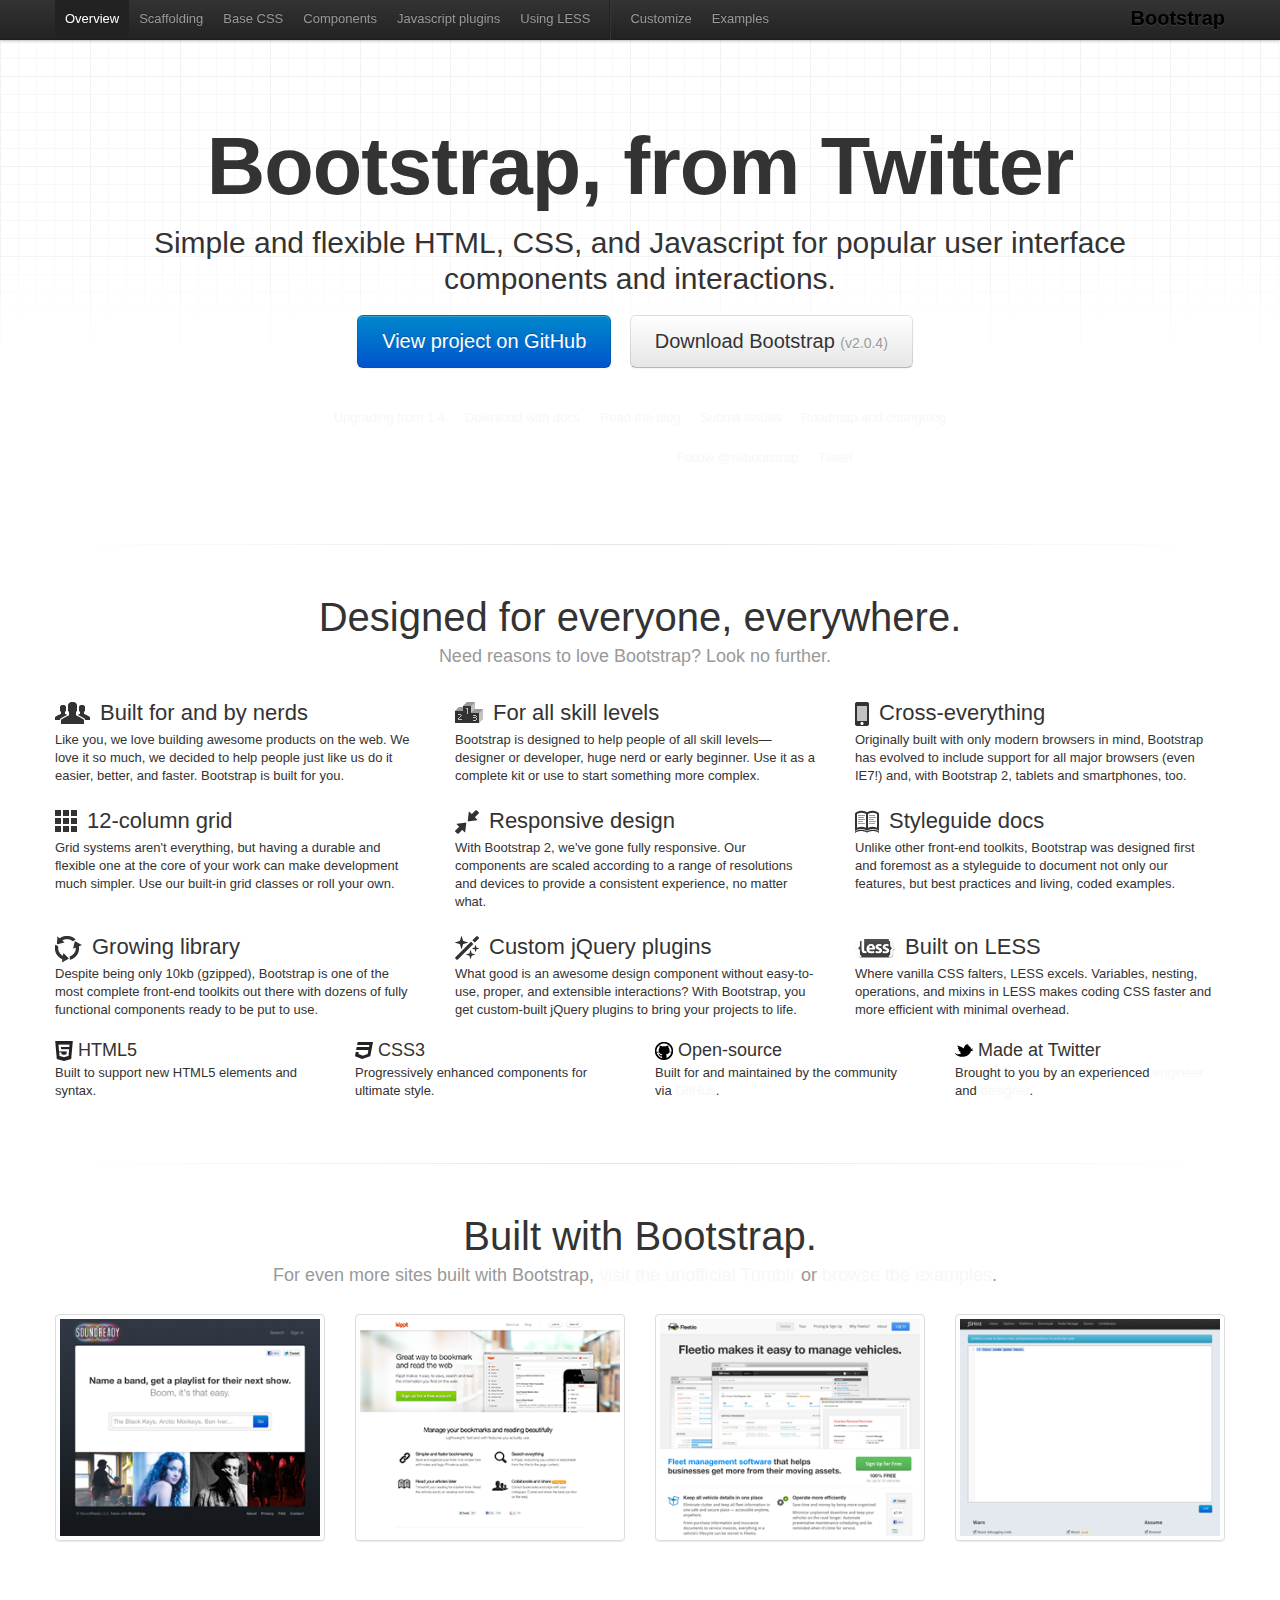
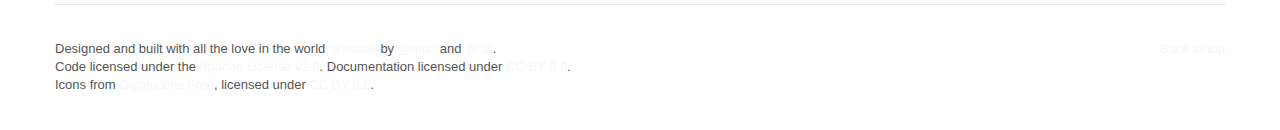
<file: layout/bootstrap/docs/index.html>
<!DOCTYPE html>
<html lang="en">
  <head>
    <meta charset="utf-8">
    <title>Twitter Bootstrap</title>
    <meta name="viewport" content="width=device-width, initial-scale=1.0">
    <meta name="description" content="">
    <meta name="author" content="">

    <!-- Le styles -->
    <link href="assets/css/bootstrap.css" rel="stylesheet">
    <link href="assets/css/bootstrap-responsive.css" rel="stylesheet">
    <link href="assets/css/docs.css" rel="stylesheet">
    <link href="assets/js/google-code-prettify/prettify.css" rel="stylesheet">

    <!-- Le HTML5 shim, for IE6-8 support of HTML5 elements -->
    <!--[if lt IE 9]>
      <script src="http://html5shim.googlecode.com/svn/trunk/html5.js"></script>
    <![endif]-->

    <!-- Le fav and touch icons -->
    <link rel="shortcut icon" href="assets/ico/favicon.ico">
    <link rel="apple-touch-icon-precomposed" sizes="144x144" href="assets/ico/apple-touch-icon-144-precomposed.png">
    <link rel="apple-touch-icon-precomposed" sizes="114x114" href="assets/ico/apple-touch-icon-114-precomposed.png">
    <link rel="apple-touch-icon-precomposed" sizes="72x72" href="assets/ico/apple-touch-icon-72-precomposed.png">
    <link rel="apple-touch-icon-precomposed" href="assets/ico/apple-touch-icon-57-precomposed.png">

  </head>

  <body data-spy="scroll" data-target=".subnav" data-offset="50">


  <!-- Navbar
    ================================================== -->
    <div class="navbar navbar-fixed-top">
      <div class="navbar-inner">
        <div class="container">
          <button type="button"class="btn btn-navbar" data-toggle="collapse" data-target=".nav-collapse">
            <span class="icon-bar"></span>
            <span class="icon-bar"></span>
            <span class="icon-bar"></span>
          </button>
          <a class="brand" href="./index.html">Bootstrap</a>
          <div class="nav-collapse collapse">
            <ul class="nav">
              <li class="active">
                <a href="./index.html">Overview</a>
              </li>
              <li class="">
                <a href="./scaffolding.html">Scaffolding</a>
              </li>
              <li class="">
                <a href="./base-css.html">Base CSS</a>
              </li>
              <li class="">
                <a href="./components.html">Components</a>
              </li>
              <li class="">
                <a href="./javascript.html">Javascript plugins</a>
              </li>
              <li class="">
                <a href="./less.html">Using LESS</a>
              </li>
              <li class="divider-vertical"></li>
              <li class="">
                <a href="./download.html">Customize</a>
              </li>
              <li class="">
                <a href="./examples.html">Examples</a>
              </li>
            </ul>
          </div>
        </div>
      </div>
    </div>

    <div class="container">

<!-- Masthead
================================================== -->
<header class="jumbotron masthead">
  <div class="inner">
    <h1>Bootstrap, from Twitter</h1>
    <p>Simple and flexible HTML, CSS, and Javascript for popular user interface components and interactions.</p>
    <p class="download-info">
      <a href="https://github.com/twitter/bootstrap/" class="btn btn-primary btn-large" >View project on GitHub</a>
      <a href="assets/bootstrap.zip" class="btn btn-large" >Download Bootstrap <small>(v2.0.4)</small></a>
    </p>
  </div>

  <div class="bs-links">
    <ul class="quick-links">
      <li><a href="./upgrading.html">Upgrading from 1.4</a></li>
      <li><a href="https://github.com/twitter/bootstrap/zipball/master">Download with docs</a></li>
      <li><a href="http://blog.getbootstrap.com">Read the blog</a></li>
      <li><a href="https://github.com/twitter/bootstrap/issues?state=open">Submit issues</a></li>
      <li><a href="https://github.com/twitter/bootstrap/wiki">Roadmap and changelog</a></li>
    </ul>
    <ul class="quick-links">
      <li>
        <iframe class="github-btn" src="http://markdotto.github.com/github-buttons/github-btn.html?user=twitter&repo=bootstrap&type=watch&count=true" allowtransparency="true" frameborder="0" scrolling="0" width="112px" height="20px"></iframe>
      </li>
      <li>
        <iframe class="github-btn" src="http://markdotto.github.com/github-buttons/github-btn.html?user=twitter&repo=bootstrap&type=fork&count=true" allowtransparency="true" frameborder="0" scrolling="0" width="98px" height="20px"></iframe>
      </li>
      <li class="follow-btn">
        <a href="https://twitter.com/twbootstrap" class="twitter-follow-button" data-link-color="#0069D6" data-show-count="true">Follow @twbootstrap</a>
      </li>
      <li class="tweet-btn">
        <a href="https://twitter.com/share" class="twitter-share-button" data-url="http://twitter.github.com/bootstrap/" data-count="horizontal" data-via="twbootstrap" data-related="mdo:Creator of Twitter Bootstrap">Tweet</a>
      </li>
    </ul>
  </div>
</header>

<hr class="soften">

<div class="marketing">
  <h1>Designed for everyone, everywhere.</h1>
  <p class="marketing-byline">Need reasons to love Bootstrap? Look no further.</p>
  <div class="row">
    <div class="span4">
      <img class="bs-icon" src="assets/img/glyphicons/glyphicons_042_group.png">
      <h2>Built for and by nerds</h2>
      <p>Like you, we love building awesome products on the web. We love it so much, we decided to help people just like us do it easier, better, and faster. Bootstrap is built for you.</p>
    </div>
    <div class="span4">
      <img class="bs-icon" src="assets/img/glyphicons/glyphicons_079_podium.png">
      <h2>For all skill levels</h2>
      <p>Bootstrap is designed to help people of all skill levels&mdash;designer or developer, huge nerd or early beginner. Use it as a complete kit or use to start something more complex.</p>
    </div>
    <div class="span4">
      <img class="bs-icon" src="assets/img/glyphicons/glyphicons_163_iphone.png">
      <h2>Cross-everything</h2>
      <p>Originally built with only modern browsers in mind, Bootstrap has evolved to include support for all major browsers (even IE7!) and, with Bootstrap 2, tablets and smartphones, too.</p>
    </div>
  </div><!--/row-->
  <div class="row">
    <div class="span4">
      <img class="bs-icon" src="assets/img/glyphicons/glyphicons_155_show_thumbnails.png">
      <h2>12-column grid</h2>
      <p>Grid systems aren't everything, but having a durable and flexible one at the core of your work can make development much simpler. Use our built-in grid classes or roll your own.</p>
    </div>
    <div class="span4">
      <img class="bs-icon" src="assets/img/glyphicons/glyphicons_214_resize_small.png">
      <h2>Responsive design</h2>
      <p>With Bootstrap 2, we've gone fully responsive. Our components are scaled according to a range of resolutions and devices to provide a consistent experience, no matter what.</p>
    </div>
    <div class="span4">
      <img class="bs-icon" src="assets/img/glyphicons/glyphicons_266_book_open.png">
      <h2>Styleguide docs</h2>
      <p>Unlike other front-end toolkits, Bootstrap was designed first and foremost as a styleguide to document not only our features, but best practices and living, coded examples.</p>
    </div>
  </div><!--/row-->
  <div class="row">
    <div class="span4">
      <img class="bs-icon" src="assets/img/glyphicons/glyphicons_082_roundabout.png">
      <h2>Growing library</h2>
      <p>Despite being only 10kb (gzipped), Bootstrap is one of the most complete front-end toolkits out there with dozens of fully functional components ready to be put to use.</p>
    </div>
    <div class="span4">
      <img class="bs-icon" src="assets/img/glyphicons/glyphicons_009_magic.png">
      <h2>Custom jQuery plugins</h2>
      <p>What good is an awesome design component without easy-to-use, proper, and extensible interactions? With Bootstrap, you get custom-built jQuery plugins to bring your projects to life.</p>
    </div>
    <div class="span4">
      <img class="bs-icon" src="assets/img/less-small.png">
      <h2>Built on LESS</h2>
      <p>Where vanilla CSS falters, LESS excels. Variables, nesting, operations, and mixins in LESS makes coding CSS faster and more efficient with minimal overhead.</p>
    </div>
  </div><!--/row-->
  <div class="row">
    <div class="span3">
      <img class="small-bs-icon" src="assets/img/icon-html5.png">
      <h3>HTML5</h3>
      <p>Built to support new HTML5 elements and syntax.</p>
    </div>
    <div class="span3">
      <img class="small-bs-icon" src="assets/img/icon-css3.png">
      <h3>CSS3</h3>
      <p>Progressively enhanced components for ultimate style.</p>
    </div>
    <div class="span3">
      <img class="small-bs-icon" src="assets/img/icon-github.png">
      <h3>Open-source</h3>
      <p>Built for and maintained by the community via <a href="https://github.com">GitHub</a>.</p>
    </div>
    <div class="span3">
      <img class="small-bs-icon" src="assets/img/icon-twitter.png">
      <h3>Made at Twitter</h3>
      <p>Brought to you by an experienced <a href="http://twitter.com/fat">engineer</a> and <a href="http://twitter.com/mdo">designer</a>.</p>
    </div>
  </div><!--/row-->

  <hr class="soften">

  <h1>Built with Bootstrap.</h1>
  <p class="marketing-byline">For even more sites built with Bootstrap, <a href="http://builtwithbootstrap.tumblr.com/" target="_blank">visit the unofficial Tumblr</a> or <a href="./examples.html">browse the examples</a>.</p>
  <ul class="thumbnails example-sites">
    <li class="span3">
      <a class="thumbnail" href="http://soundready.fm/" target="_blank">
        <img src="assets/img/example-sites/soundready.png" alt="SoundReady.fm">
      </a>
    </li>
    <li class="span3">
      <a class="thumbnail" href="http://kippt.com/" target="_blank">
        <img src="assets/img/example-sites/kippt.png" alt="Kippt">
      </a>
    </li>
    <li class="span3">
      <a class="thumbnail" href="http://www.fleetio.com/" target="_blank">
        <img src="assets/img/example-sites/fleetio.png" alt="Fleetio">
      </a>
    </li>
    <li class="span3">
      <a class="thumbnail" href="http://www.jshint.com/" target="_blank">
        <img src="assets/img/example-sites/jshint.png" alt="JS Hint">
      </a>
    </li>
  </ul>

</div><!-- /.marketing -->

     <!-- Footer
      ================================================== -->
      <footer class="footer">
        <p class="pull-right"><a href="#">Back to top</a></p>
        <p>Designed and built with all the love in the world <a href="http://twitter.com/twitter" target="_blank">@twitter</a> by <a href="http://twitter.com/mdo" target="_blank">@mdo</a> and <a href="http://twitter.com/fat" target="_blank">@fat</a>.</p>
        <p>Code licensed under the <a href="http://www.apache.org/licenses/LICENSE-2.0" target="_blank">Apache License v2.0</a>. Documentation licensed under <a href="http://creativecommons.org/licenses/by/3.0/">CC BY 3.0</a>.</p>
        <p>Icons from <a href="http://glyphicons.com">Glyphicons Free</a>, licensed under <a href="http://creativecommons.org/licenses/by/3.0/">CC BY 3.0</a>.</p>
      </footer>

    </div><!-- /container -->



    <!-- Le javascript
    ================================================== -->
    <!-- Placed at the end of the document so the pages load faster -->
    <script type="text/javascript" src="http://platform.twitter.com/widgets.js"></script>
    <script src="assets/js/jquery.js"></script>
    <script src="assets/js/google-code-prettify/prettify.js"></script>
    <script src="assets/js/bootstrap-transition.js"></script>
    <script src="assets/js/bootstrap-alert.js"></script>
    <script src="assets/js/bootstrap-modal.js"></script>
    <script src="assets/js/bootstrap-dropdown.js"></script>
    <script src="assets/js/bootstrap-scrollspy.js"></script>
    <script src="assets/js/bootstrap-tab.js"></script>
    <script src="assets/js/bootstrap-tooltip.js"></script>
    <script src="assets/js/bootstrap-popover.js"></script>
    <script src="assets/js/bootstrap-button.js"></script>
    <script src="assets/js/bootstrap-collapse.js"></script>
    <script src="assets/js/bootstrap-carousel.js"></script>
    <script src="assets/js/bootstrap-typeahead.js"></script>
    <script src="assets/js/application.js"></script>


  </body>
</html>
</file>
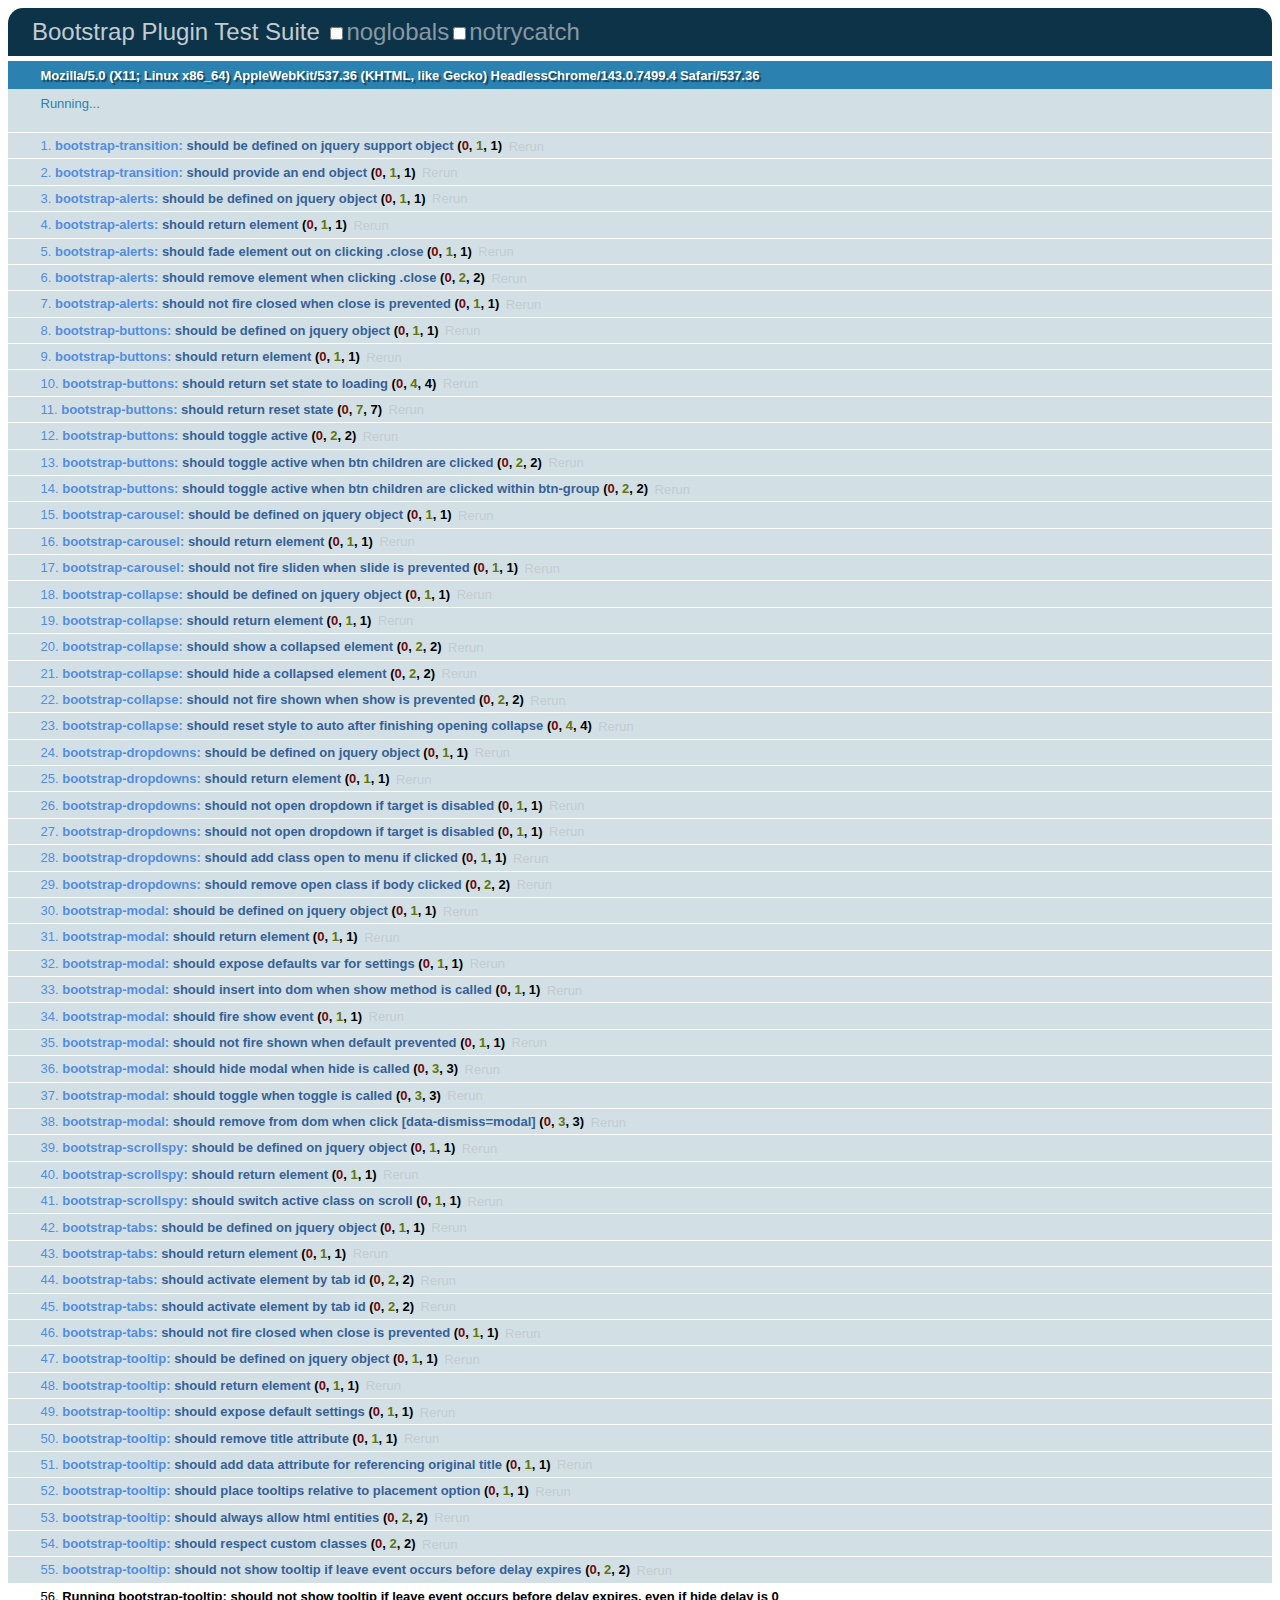
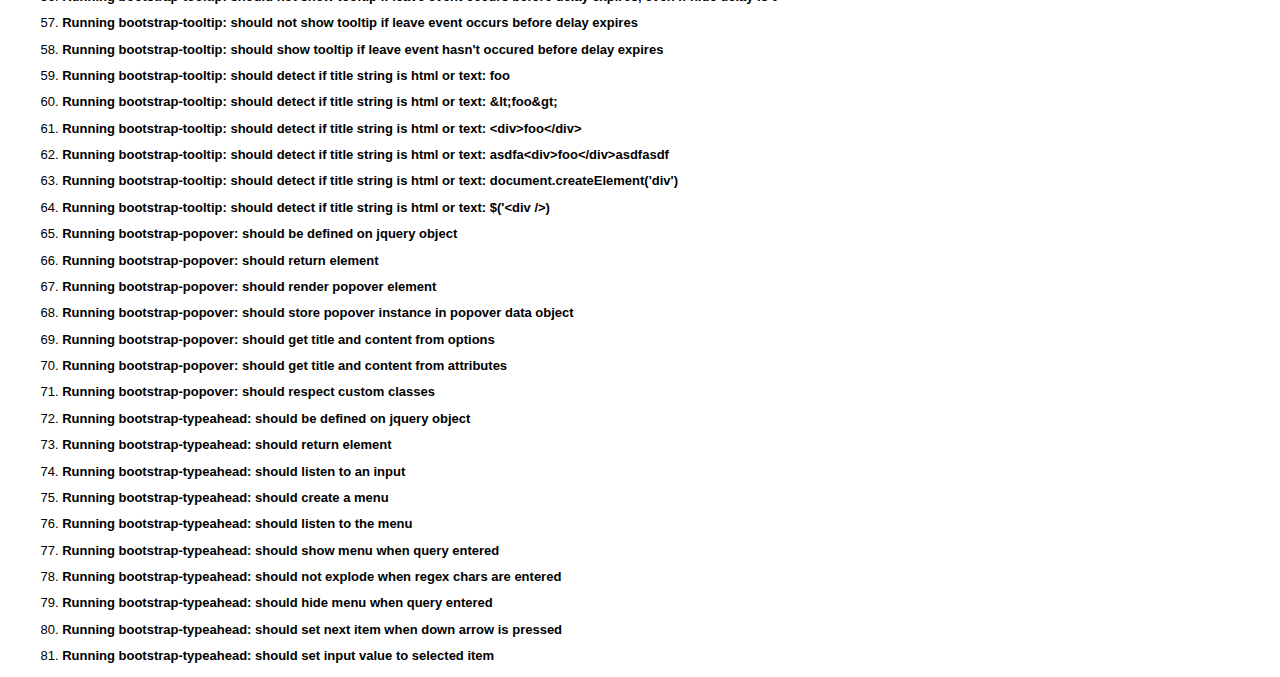
<file: layout/bootstrap/js/tests/index.html>
<!DOCTYPE HTML>
<html>
<head>
  <title>Bootstrap Plugin Test Suite</title>

  <!-- jquery -->
  <!--<script src="http://code.jquery.com/jquery-1.7.min.js"></script>-->
  <script src="vendor/jquery.js"></script>

  <!-- qunit -->
  <link rel="stylesheet" href="vendor/qunit.css" type="text/css" media="screen" />
  <script src="vendor/qunit.js"></script>

  <!-- phantomjs logging script-->
  <script src="unit/bootstrap-phantom.js"></script>

  <!--  plugin sources -->
  <script src="../../js/bootstrap-transition.js"></script>
  <script src="../../js/bootstrap-alert.js"></script>
  <script src="../../js/bootstrap-button.js"></script>
  <script src="../../js/bootstrap-carousel.js"></script>
  <script src="../../js/bootstrap-collapse.js"></script>
  <script src="../../js/bootstrap-dropdown.js"></script>
  <script src="../../js/bootstrap-modal.js"></script>
  <script src="../../js/bootstrap-scrollspy.js"></script>
  <script src="../../js/bootstrap-tab.js"></script>
  <script src="../../js/bootstrap-tooltip.js"></script>
  <script src="../../js/bootstrap-popover.js"></script>
  <script src="../../js/bootstrap-typeahead.js"></script>

  <!-- unit tests -->
  <script src="unit/bootstrap-transition.js"></script>
  <script src="unit/bootstrap-alert.js"></script>
  <script src="unit/bootstrap-button.js"></script>
  <script src="unit/bootstrap-carousel.js"></script>
  <script src="unit/bootstrap-collapse.js"></script>
  <script src="unit/bootstrap-dropdown.js"></script>
  <script src="unit/bootstrap-modal.js"></script>
  <script src="unit/bootstrap-scrollspy.js"></script>
  <script src="unit/bootstrap-tab.js"></script>
  <script src="unit/bootstrap-tooltip.js"></script>
  <script src="unit/bootstrap-popover.js"></script>
  <script src="unit/bootstrap-typeahead.js"></script>
</head>
<body>
  <div>
    <h1 id="qunit-header">Bootstrap Plugin Test Suite</h1>
    <h2 id="qunit-banner"></h2>
    <h2 id="qunit-userAgent"></h2>
    <ol id="qunit-tests"></ol>
    <div id="qunit-fixture"></div>
  </div>
</body>
</html>
</file>
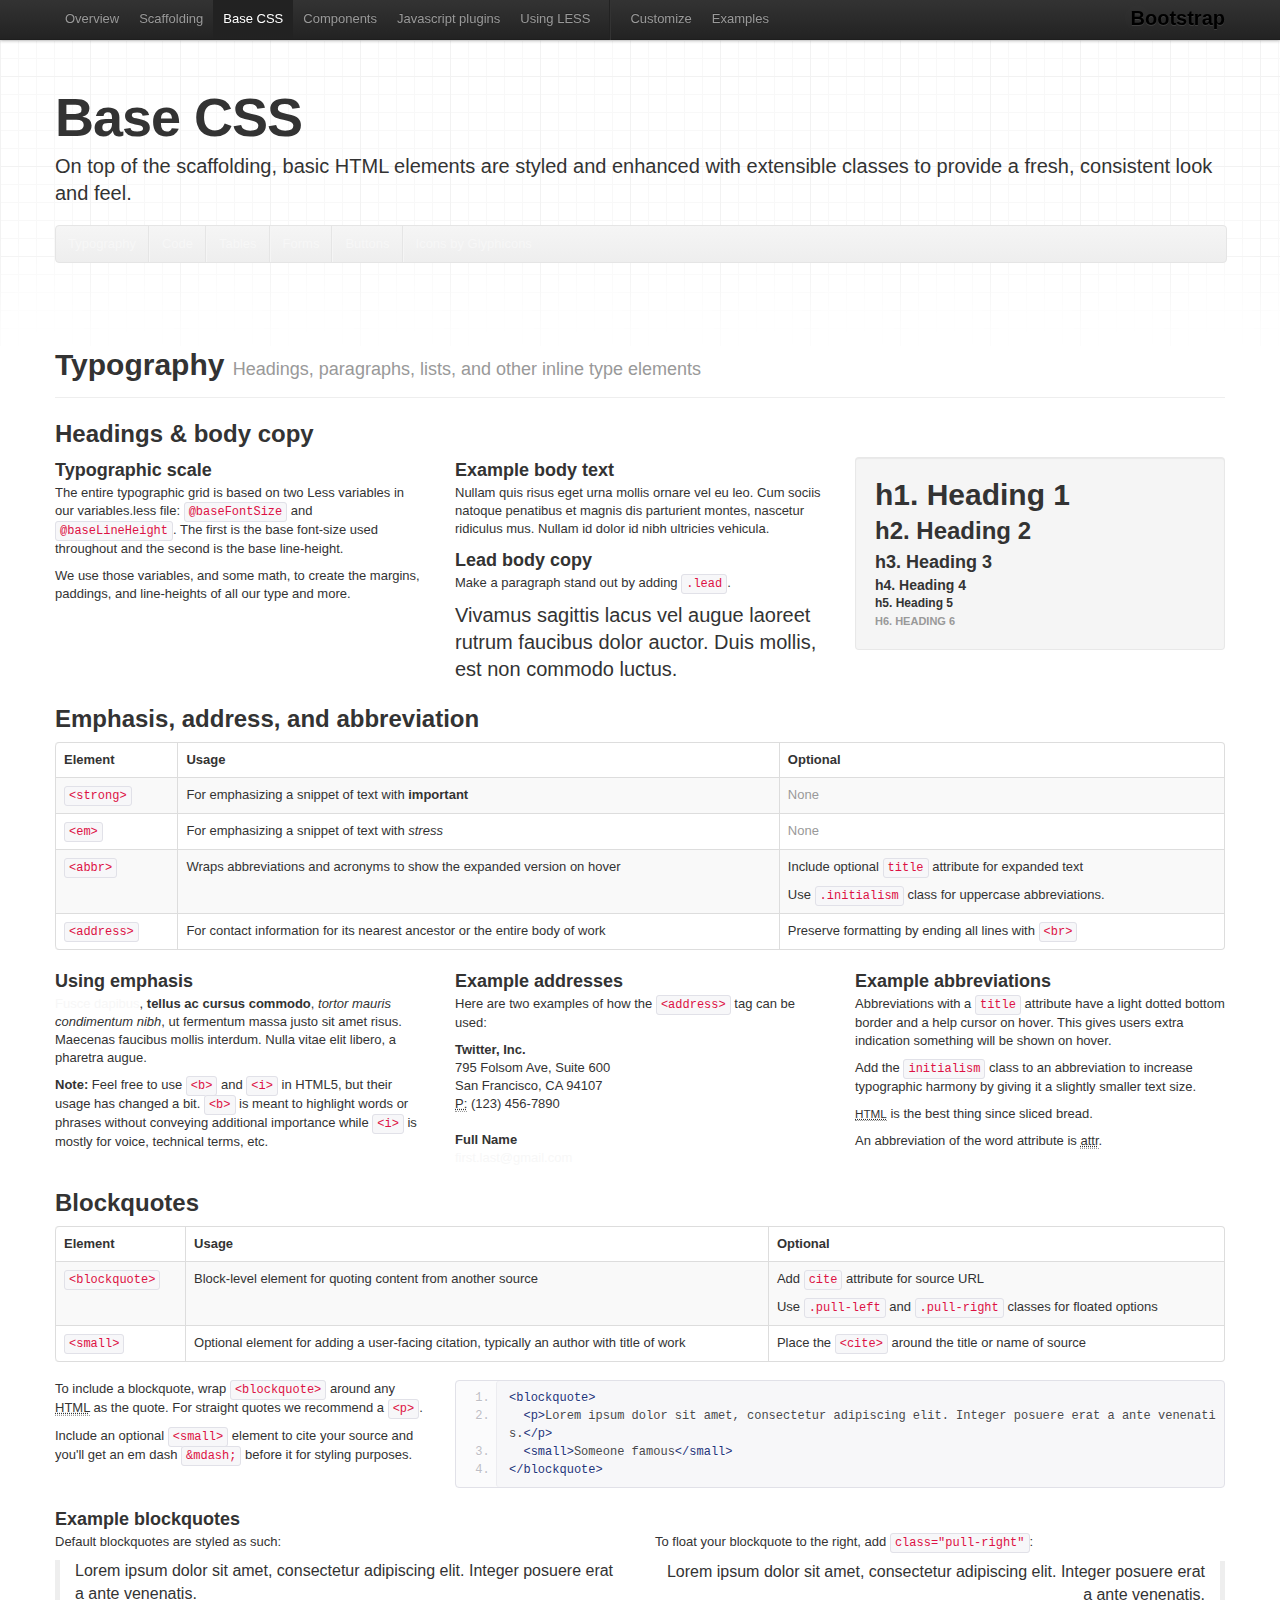
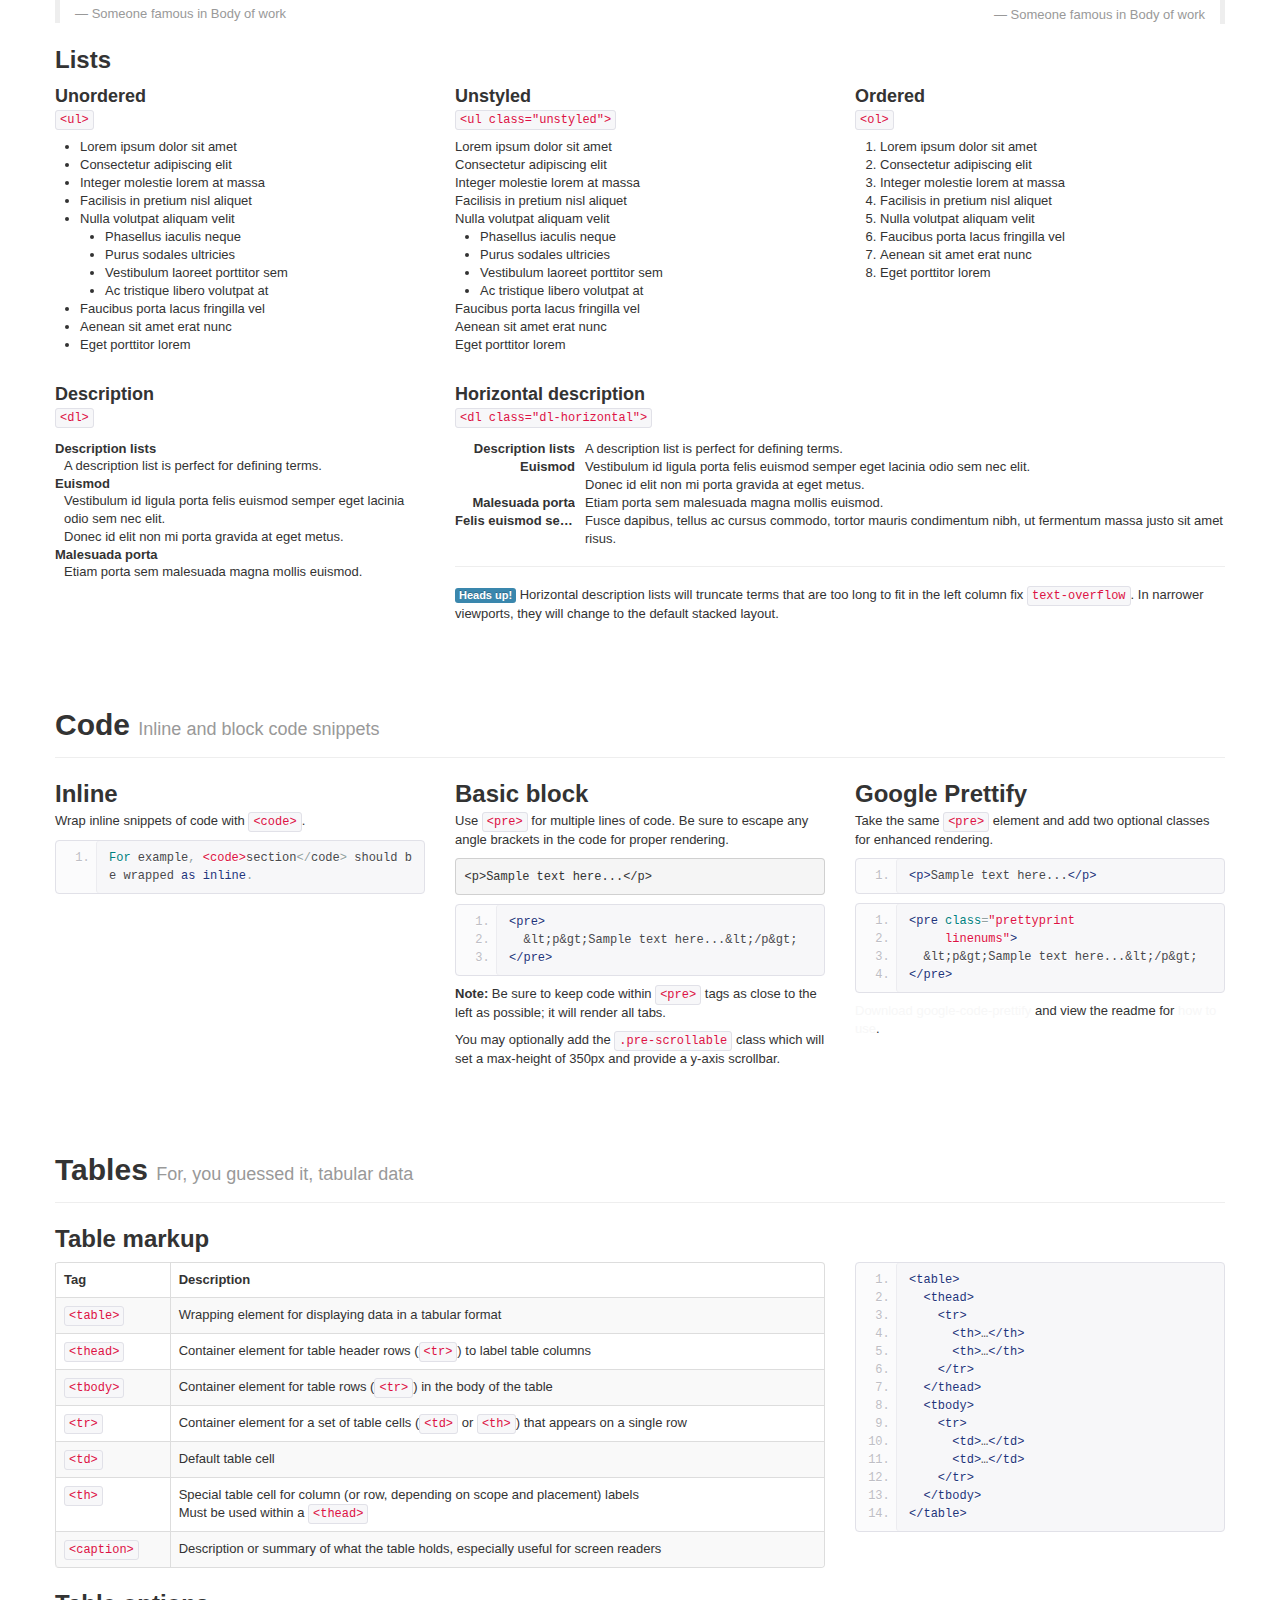
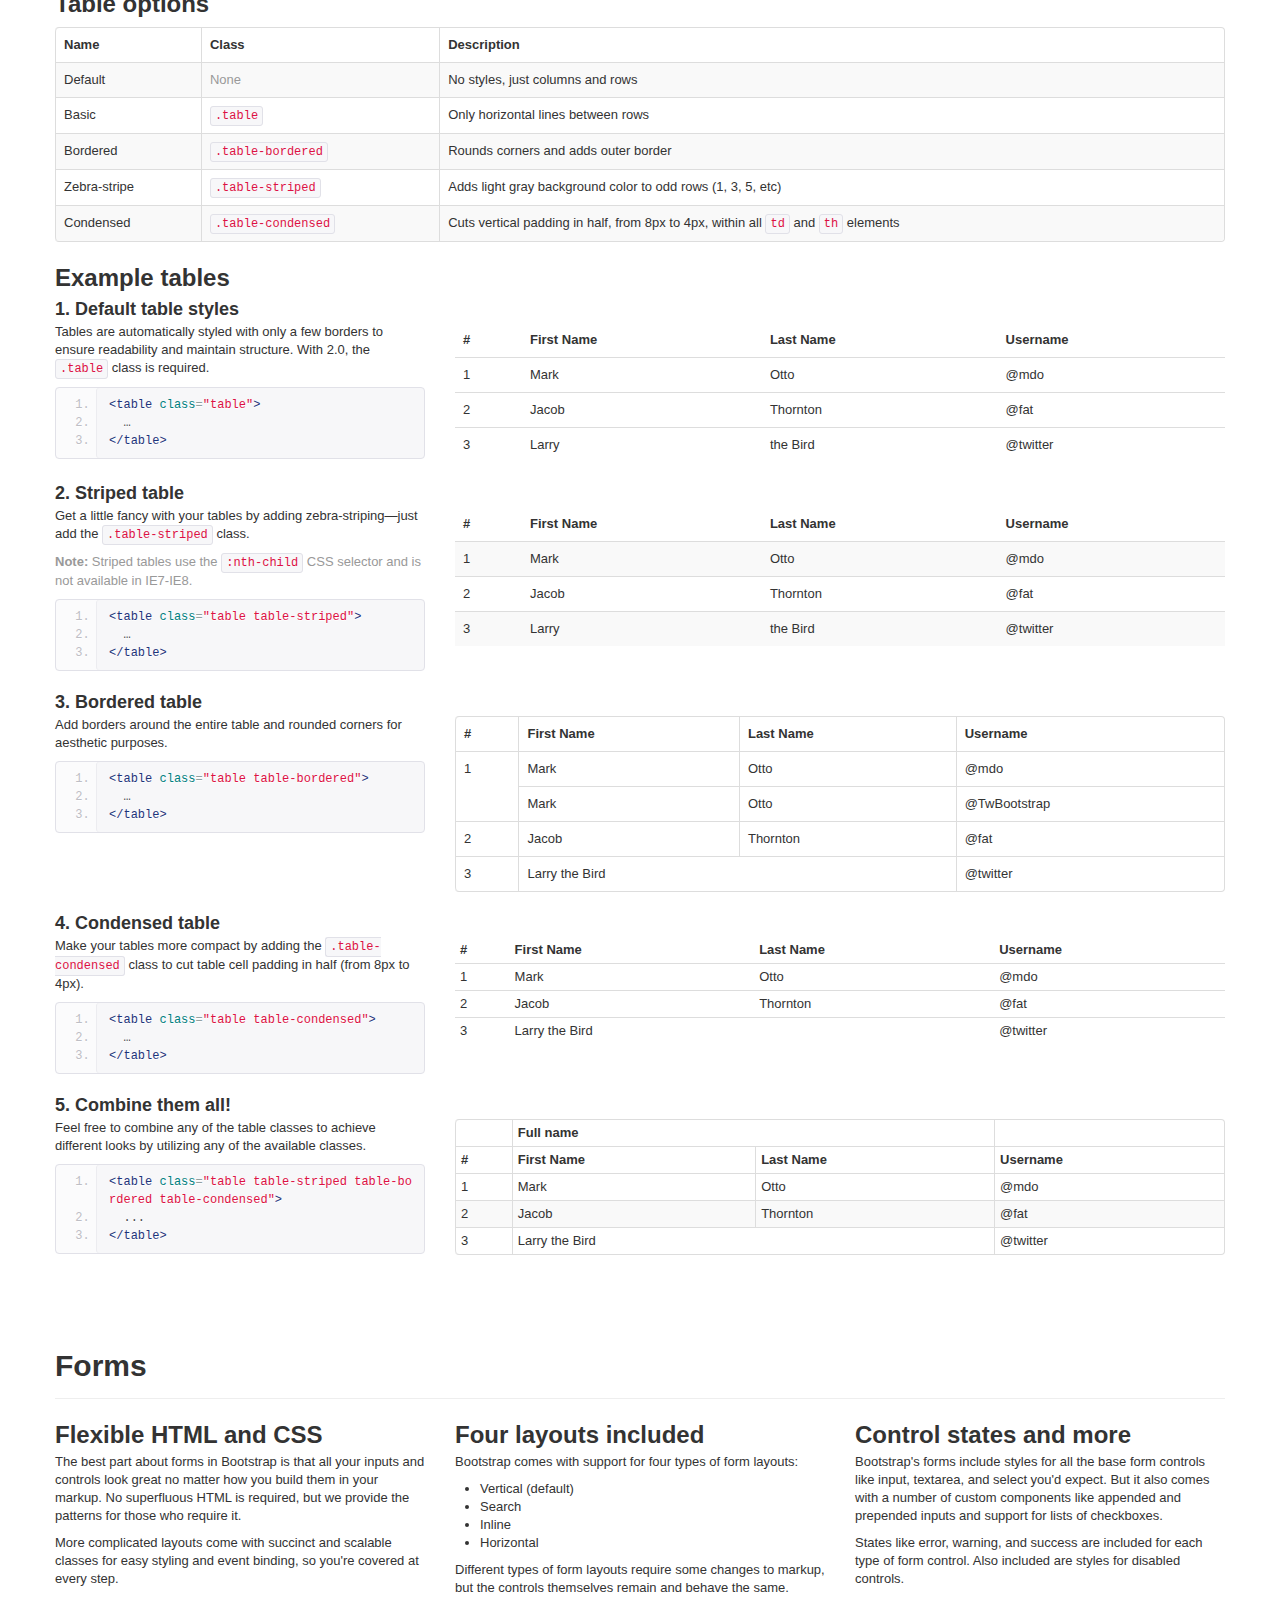
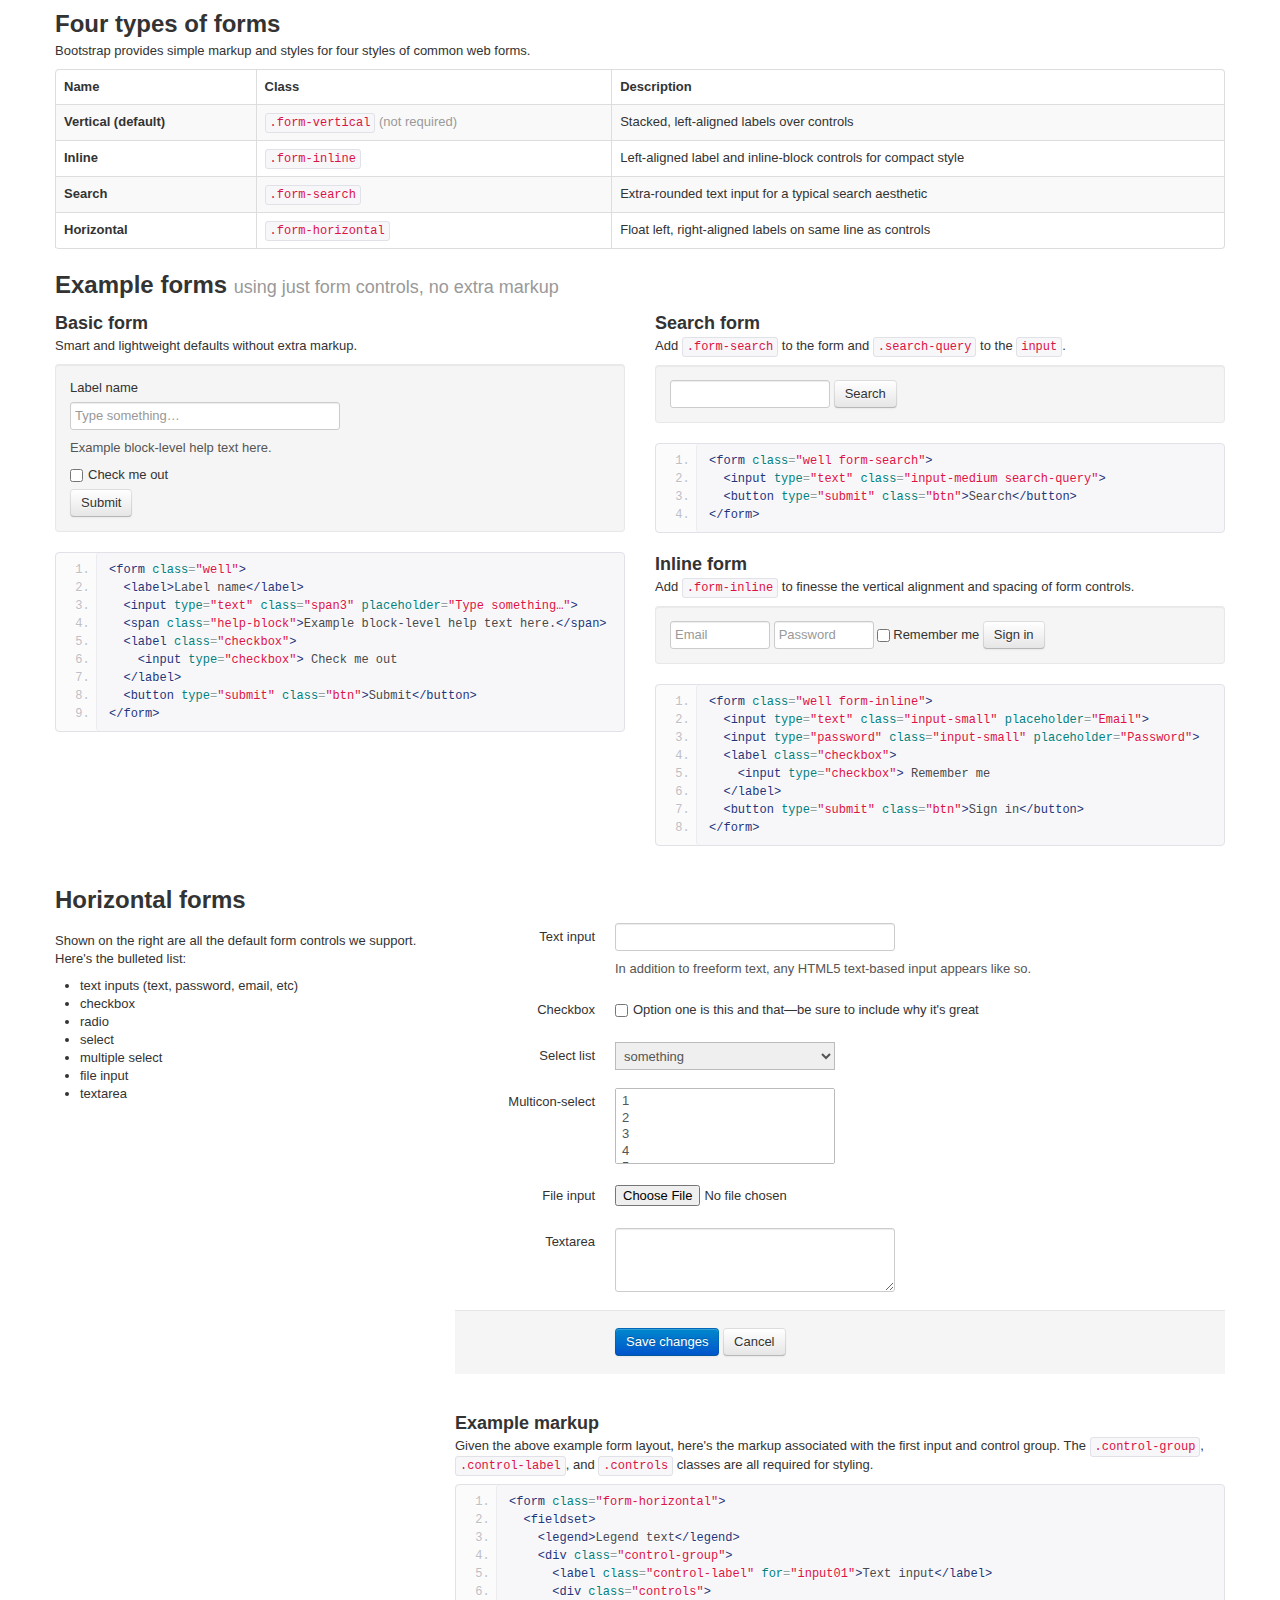
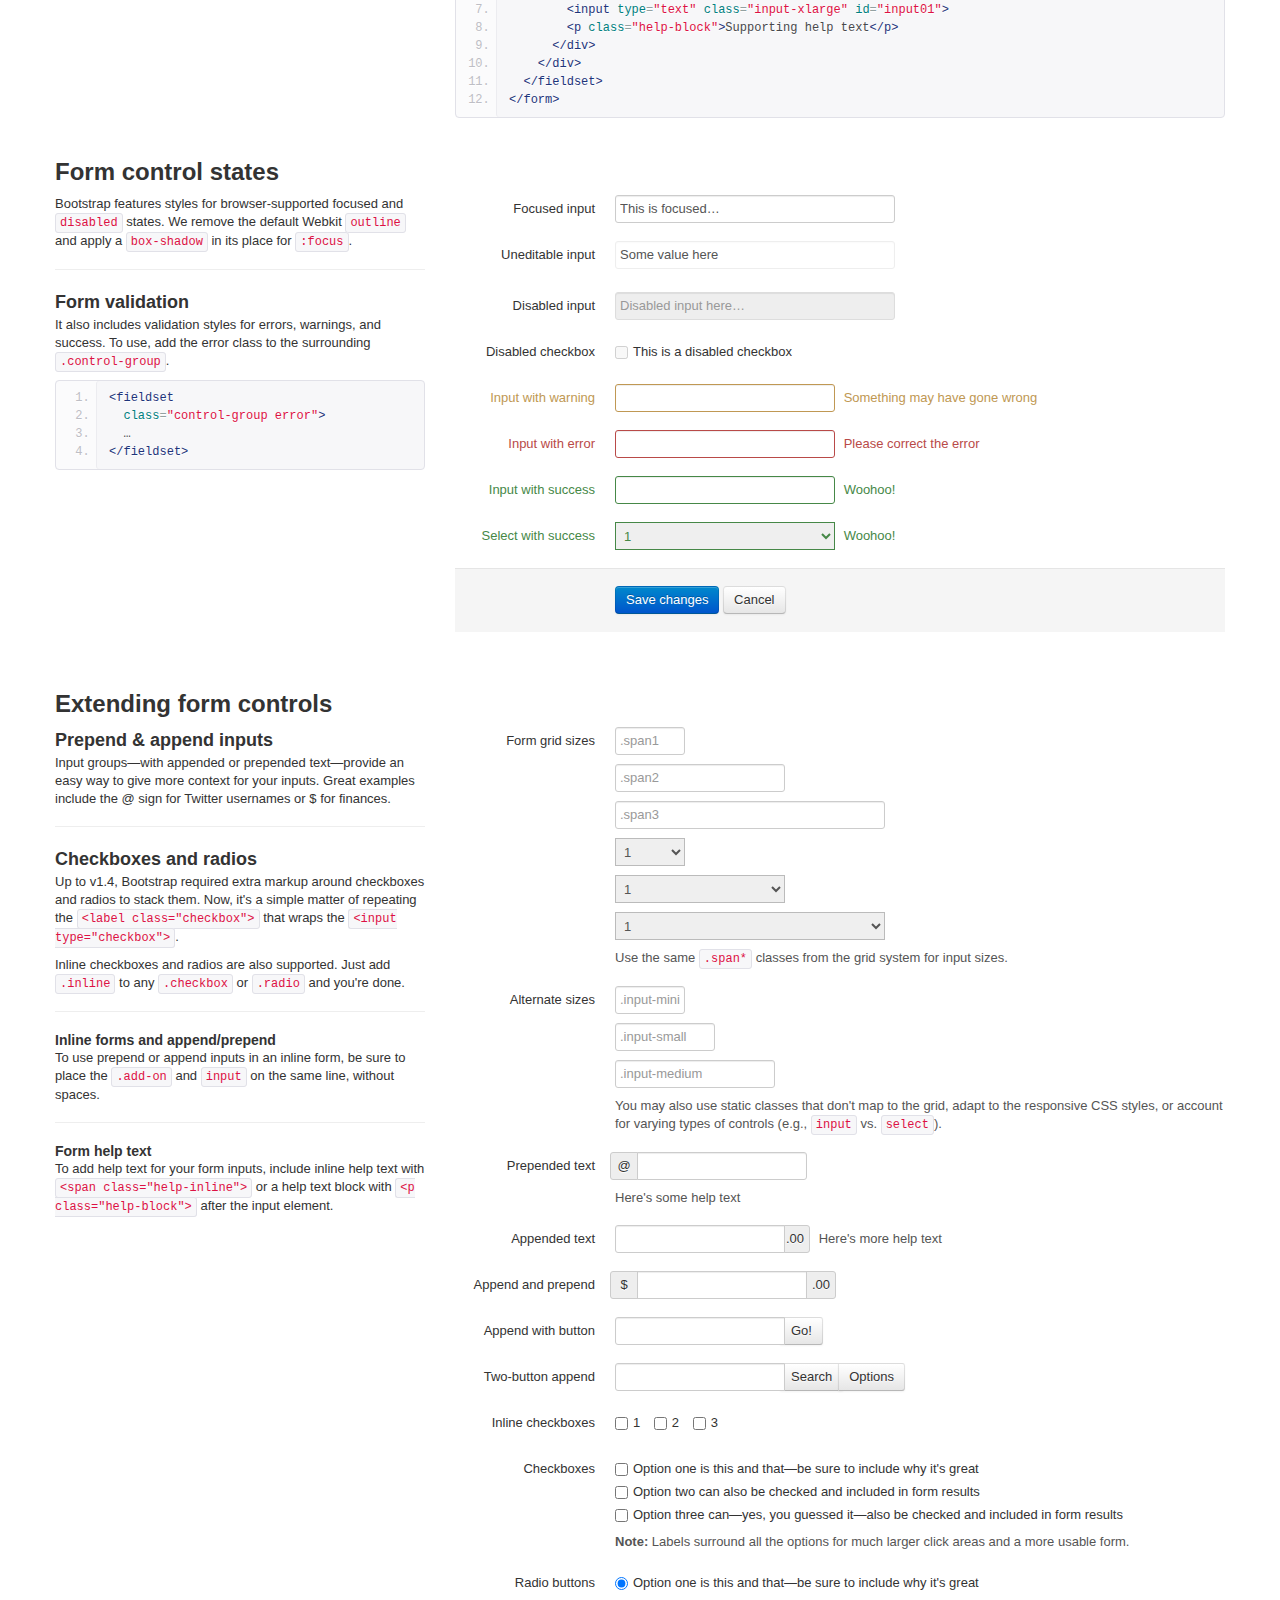
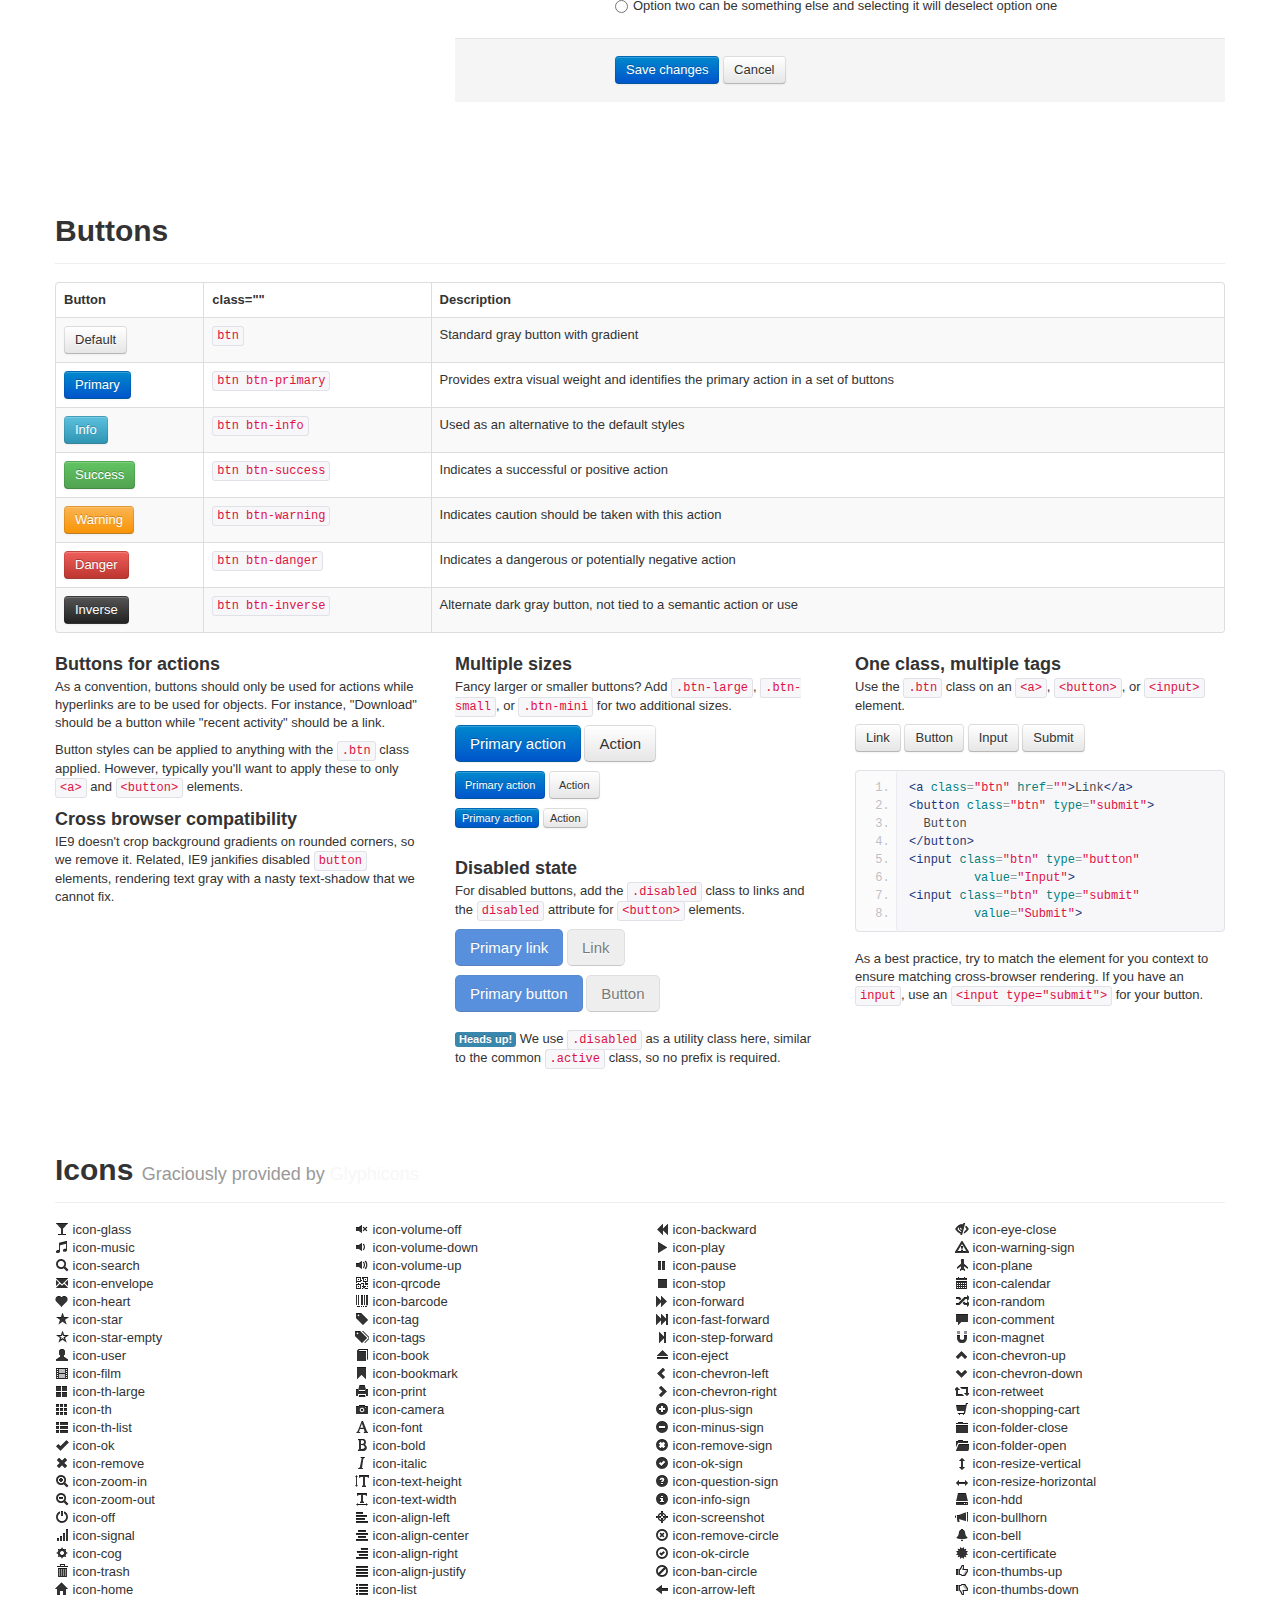
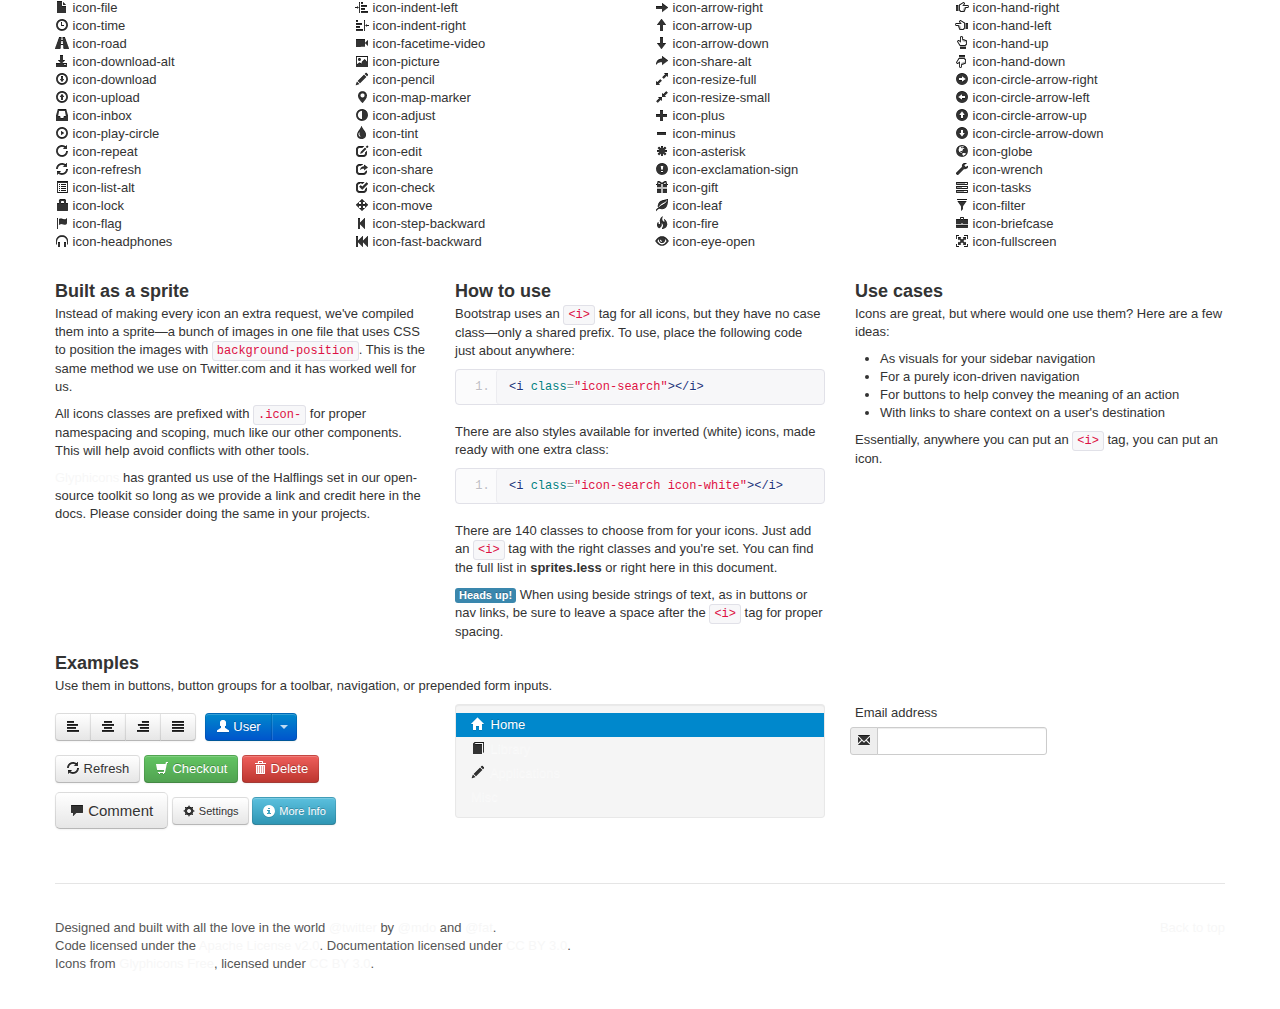
<file: layout/bootstrap/docs/base-css.html>
<!DOCTYPE html>
<html lang="en">
  <head>
    <meta charset="utf-8">
    <title>Base · Twitter Bootstrap</title>
    <meta name="viewport" content="width=device-width, initial-scale=1.0">
    <meta name="description" content="">
    <meta name="author" content="">

    <!-- Le styles -->
    <link href="assets/css/bootstrap.css" rel="stylesheet">
    <link href="assets/css/bootstrap-responsive.css" rel="stylesheet">
    <link href="assets/css/docs.css" rel="stylesheet">
    <link href="assets/js/google-code-prettify/prettify.css" rel="stylesheet">

    <!-- Le HTML5 shim, for IE6-8 support of HTML5 elements -->
    <!--[if lt IE 9]>
      <script src="http://html5shim.googlecode.com/svn/trunk/html5.js"></script>
    <![endif]-->

    <!-- Le fav and touch icons -->
    <link rel="shortcut icon" href="assets/ico/favicon.ico">
    <link rel="apple-touch-icon-precomposed" sizes="144x144" href="assets/ico/apple-touch-icon-144-precomposed.png">
    <link rel="apple-touch-icon-precomposed" sizes="114x114" href="assets/ico/apple-touch-icon-114-precomposed.png">
    <link rel="apple-touch-icon-precomposed" sizes="72x72" href="assets/ico/apple-touch-icon-72-precomposed.png">
    <link rel="apple-touch-icon-precomposed" href="assets/ico/apple-touch-icon-57-precomposed.png">

  </head>

  <body data-spy="scroll" data-target=".subnav" data-offset="50">


  <!-- Navbar
    ================================================== -->
    <div class="navbar navbar-fixed-top">
      <div class="navbar-inner">
        <div class="container">
          <button type="button"class="btn btn-navbar" data-toggle="collapse" data-target=".nav-collapse">
            <span class="icon-bar"></span>
            <span class="icon-bar"></span>
            <span class="icon-bar"></span>
          </button>
          <a class="brand" href="./index.html">Bootstrap</a>
          <div class="nav-collapse collapse">
            <ul class="nav">
              <li class="">
                <a href="./index.html">Overview</a>
              </li>
              <li class="">
                <a href="./scaffolding.html">Scaffolding</a>
              </li>
              <li class="active">
                <a href="./base-css.html">Base CSS</a>
              </li>
              <li class="">
                <a href="./components.html">Components</a>
              </li>
              <li class="">
                <a href="./javascript.html">Javascript plugins</a>
              </li>
              <li class="">
                <a href="./less.html">Using LESS</a>
              </li>
              <li class="divider-vertical"></li>
              <li class="">
                <a href="./download.html">Customize</a>
              </li>
              <li class="">
                <a href="./examples.html">Examples</a>
              </li>
            </ul>
          </div>
        </div>
      </div>
    </div>

    <div class="container">

<!-- Masthead
================================================== -->
<header class="jumbotron subhead" id="overview">
  <h1>Base CSS</h1>
  <p class="lead">On top of the scaffolding, basic HTML elements are styled and enhanced with extensible classes to provide a fresh, consistent look and feel.</p>
  <div class="subnav">
    <ul class="nav nav-pills">
      <li><a href="#typography">Typography</a></li>
      <li><a href="#code">Code</a></li>
      <li><a href="#tables">Tables</a></li>
      <li><a href="#forms">Forms</a></li>
      <li><a href="#buttons">Buttons</a></li>
      <li><a href="#icons">Icons by Glyphicons</a></li>
    </ul>
  </div>
</header>


<!-- Typography
================================================== -->
<section id="typography">
  <div class="page-header">
    <h1>Typography <small>Headings, paragraphs, lists, and other inline type elements</small></h1>
  </div>

  <h2>Headings &amp; body copy</h2>

  <!-- Headings & Paragraph Copy -->
  <div class="row">
    <div class="span4">
      <h3>Typographic scale</h3>
      <p>The entire typographic grid is based on two Less variables in our variables.less file: <code>@baseFontSize</code> and <code>@baseLineHeight</code>. The first is the base font-size used throughout and the second is the base line-height.</p>
      <p>We use those variables, and some math, to create the margins, paddings, and line-heights of all our type and more.</p>
    </div>
    <div class="span4">
      <h3>Example body text</h3>
      <p>Nullam quis risus eget urna mollis ornare vel eu leo. Cum sociis natoque penatibus et magnis dis parturient montes, nascetur ridiculus mus. Nullam id dolor id nibh ultricies vehicula.</p>
      <h3>Lead body copy</h3>
      <p>Make a paragraph stand out by adding <code>.lead</code>.</p>
      <p class="lead">Vivamus sagittis lacus vel augue laoreet rutrum faucibus dolor auctor. Duis mollis, est non commodo luctus.</p>
    </div>
    <div class="span4">
      <div class="well">
        <h1>h1. Heading 1</h1>
        <h2>h2. Heading 2</h2>
        <h3>h3. Heading 3</h3>
        <h4>h4. Heading 4</h4>
        <h5>h5. Heading 5</h5>
        <h6>h6. Heading 6</h6>
      </div>
    </div>
  </div>

  <!-- Misc Elements -->
  <h2>Emphasis, address, and abbreviation</h2>
  <table class="table table-bordered table-striped">
    <thead>
      <tr>
        <th>Element</th>
        <th>Usage</th>
        <th>Optional</th>
      </tr>
    </thead>
    <tbody>
      <tr>
        <td>
          <code>&lt;strong&gt;</code>
        </td>
        <td>
          For emphasizing a snippet of text with <strong>important</strong>
        </td>
        <td>
          <span class="muted">None</span>
        </td>
      </tr>
      <tr>
        <td>
          <code>&lt;em&gt;</code>
        </td>
        <td>
          For emphasizing a snippet of text with <em>stress</em>
        </td>
        <td>
          <span class="muted">None</span>
        </td>
      </tr>
      <tr>
        <td>
          <code>&lt;abbr&gt;</code>
        </td>
        <td>
          Wraps abbreviations and acronyms to show the expanded version on hover
        </td>
        <td>
          <p>Include optional <code>title</code> attribute for expanded text</p>
          Use <code>.initialism</code> class for uppercase abbreviations.
        </td>
      </tr>
      <tr>
        <td>
          <code>&lt;address&gt;</code>
        </td>
        <td>
          For contact information for its nearest ancestor or the entire body of work
        </td>
        <td>
          Preserve formatting by ending all lines with <code>&lt;br&gt;</code>
        </td>
      </tr>
    </tbody>
  </table>

  <div class="row">
    <div class="span4">
      <h3>Using emphasis</h3>
      <p><a href="#">Fusce dapibus</a>, <strong>tellus ac cursus commodo</strong>, <em>tortor mauris condimentum nibh</em>, ut fermentum massa justo sit amet risus. Maecenas faucibus mollis interdum. Nulla vitae elit libero, a pharetra augue.</p>
      <p><strong>Note:</strong> Feel free to use <code>&lt;b&gt;</code> and <code>&lt;i&gt;</code> in HTML5, but their usage has changed a bit. <code>&lt;b&gt;</code> is meant to highlight words or phrases without conveying additional importance while <code>&lt;i&gt;</code> is mostly for voice, technical terms, etc.</p>
    </div>
    <div class="span4">
      <h3>Example addresses</h3>
      <p>Here are two examples of how the <code>&lt;address&gt;</code> tag can be used:</p>
      <address>
        <strong>Twitter, Inc.</strong><br>
        795 Folsom Ave, Suite 600<br>
        San Francisco, CA 94107<br>
        <abbr title="Phone">P:</abbr> (123) 456-7890
      </address>
      <address>
        <strong>Full Name</strong><br>
        <a href="mailto:#">first.last@gmail.com</a>
      </address>
    </div>
    <div class="span4">
      <h3>Example abbreviations</h3>
      <p>Abbreviations with a <code>title</code> attribute have a light dotted bottom border and a help cursor on hover. This gives users extra indication something will be shown on hover.</p>
      <p>Add the <code>initialism</code> class to an abbreviation to increase typographic harmony by giving it a slightly smaller text size.</p>
      <p><abbr title="HyperText Markup Language" class="initialism">HTML</abbr> is the best thing since sliced bread.</p>
      <p>An abbreviation of the word attribute is <abbr title="attribute">attr</abbr>.</p>
    </div>
  </div>


  <!-- Blockquotes -->
  <h2>Blockquotes</h2>
  <table class="table table-bordered table-striped">
    <thead>
      <tr>
        <th>Element</th>
        <th>Usage</th>
        <th>Optional</th>
      </tr>
    </thead>
    <tbody>
      <tr>
        <td>
          <code>&lt;blockquote&gt;</code>
        </td>
        <td>
          Block-level element for quoting content from another source
        </td>
        <td>
          <p>Add <code>cite</code> attribute for source URL</p>
          Use <code>.pull-left</code> and <code>.pull-right</code> classes for floated options
        </td>
      </tr>
      <tr>
        <td>
          <code>&lt;small&gt;</code>
        </td>
        <td>
          Optional element for adding a user-facing citation, typically an author with title of work
        </td>
        <td>
          Place the <code>&lt;cite&gt;</code> around the title or name of source
        </td>
      </tr>
    </tbody>
  </table>
  <div class="row">
    <div class="span4">
      <p>To include a blockquote, wrap <code>&lt;blockquote&gt;</code> around any <abbr title="HyperText Markup Language">HTML</abbr> as the quote. For straight quotes we recommend a <code>&lt;p&gt;</code>.</p>
      <p>Include an optional <code>&lt;small&gt;</code> element to cite your source and you'll get an em dash <code>&amp;mdash;</code> before it for styling purposes.</p>
    </div>
    <div class="span8">
<pre class="prettyprint linenums">
&lt;blockquote&gt;
  &lt;p&gt;Lorem ipsum dolor sit amet, consectetur adipiscing elit. Integer posuere erat a ante venenatis.&lt;/p&gt;
  &lt;small&gt;Someone famous&lt;/small&gt;
&lt;/blockquote&gt;
</pre>
    </div>
  </div><!--/row-->

  <h3>Example blockquotes</h3>
  <div class="row">
    <div class="span6">
      <p>Default blockquotes are styled as such:</p>
      <blockquote>
        <p>Lorem ipsum dolor sit amet, consectetur adipiscing elit. Integer posuere erat a ante venenatis.</p>
        <small>Someone famous in <cite title="">Body of work</cite></small>
      </blockquote>
    </div>
    <div class="span6">
      <p>To float your blockquote to the right, add <code>class="pull-right"</code>:</p>
      <blockquote class="pull-right">
        <p>Lorem ipsum dolor sit amet, consectetur adipiscing elit. Integer posuere erat a ante venenatis.</p>
        <small>Someone famous in <cite title="">Body of work</cite></small>
      </blockquote>
    </div>
  </div>


  <!-- Lists -->
  <h2>Lists</h2>
  <div class="row">
    <div class="span4">
      <h3>Unordered</h3>
      <p><code>&lt;ul&gt;</code></p>
      <ul>
        <li>Lorem ipsum dolor sit amet</li>
        <li>Consectetur adipiscing elit</li>
        <li>Integer molestie lorem at massa</li>
        <li>Facilisis in pretium nisl aliquet</li>
        <li>Nulla volutpat aliquam velit
          <ul>
            <li>Phasellus iaculis neque</li>
            <li>Purus sodales ultricies</li>
            <li>Vestibulum laoreet porttitor sem</li>
            <li>Ac tristique libero volutpat at</li>
          </ul>
        </li>
        <li>Faucibus porta lacus fringilla vel</li>
        <li>Aenean sit amet erat nunc</li>
        <li>Eget porttitor lorem</li>
      </ul>
    </div>
    <div class="span4">
      <h3>Unstyled</h3>
      <p><code>&lt;ul class="unstyled"&gt;</code></p>
      <ul class="unstyled">
        <li>Lorem ipsum dolor sit amet</li>
        <li>Consectetur adipiscing elit</li>
        <li>Integer molestie lorem at massa</li>
        <li>Facilisis in pretium nisl aliquet</li>
        <li>Nulla volutpat aliquam velit
          <ul>
            <li>Phasellus iaculis neque</li>
            <li>Purus sodales ultricies</li>
            <li>Vestibulum laoreet porttitor sem</li>
            <li>Ac tristique libero volutpat at</li>
          </ul>
        </li>
        <li>Faucibus porta lacus fringilla vel</li>
        <li>Aenean sit amet erat nunc</li>
        <li>Eget porttitor lorem</li>
      </ul>
    </div>
    <div class="span4">
      <h3>Ordered</h3>
      <p><code>&lt;ol&gt;</code></p>
      <ol>
        <li>Lorem ipsum dolor sit amet</li>
        <li>Consectetur adipiscing elit</li>
        <li>Integer molestie lorem at massa</li>
        <li>Facilisis in pretium nisl aliquet</li>
        <li>Nulla volutpat aliquam velit</li>
        <li>Faucibus porta lacus fringilla vel</li>
        <li>Aenean sit amet erat nunc</li>
        <li>Eget porttitor lorem</li>
      </ol>
    </div>
  </div><!-- /row -->
  <br>
  <div class="row">
    <div class="span4">
      <h3>Description</h3>
      <p><code>&lt;dl&gt;</code></p>
      <dl>
        <dt>Description lists</dt>
        <dd>A description list is perfect for defining terms.</dd>
        <dt>Euismod</dt>
        <dd>Vestibulum id ligula porta felis euismod semper eget lacinia odio sem nec elit.</dd>
        <dd>Donec id elit non mi porta gravida at eget metus.</dd>
        <dt>Malesuada porta</dt>
        <dd>Etiam porta sem malesuada magna mollis euismod.</dd>
      </dl>
    </div>
    <div class="span8">
      <h3>Horizontal description</h3>
      <p><code>&lt;dl class="dl-horizontal"&gt;</code></p>
      <dl class="dl-horizontal">
        <dt>Description lists</dt>
        <dd>A description list is perfect for defining terms.</dd>
        <dt>Euismod</dt>
        <dd>Vestibulum id ligula porta felis euismod semper eget lacinia odio sem nec elit.</dd>
        <dd>Donec id elit non mi porta gravida at eget metus.</dd>
        <dt>Malesuada porta</dt>
        <dd>Etiam porta sem malesuada magna mollis euismod.</dd>
        <dt>Felis euismod semper eget lacinia</dt>
        <dd>Fusce dapibus, tellus ac cursus commodo, tortor mauris condimentum nibh, ut fermentum massa justo sit amet risus.</dd>
      </dl>
      <hr>
      <p>
        <span class="label label-info">Heads up!</span>
        Horizontal description lists will truncate terms that are too long to fit in the left column fix <code>text-overflow</code>. In narrower viewports, they will change to the default stacked layout.
      </p>
    </div>
  </div><!-- /row -->
</section>



<!-- Code
================================================== -->
<section id="code">
  <div class="page-header">
    <h1>Code <small>Inline and block code snippets</small></h1>
  </div>
  <div class="row">
    <div class="span4">
      <h2>Inline</h2>
      <p>Wrap inline snippets of code with <code>&lt;code&gt;</code>.</p>
<pre class="prettyprint linenums">
For example, &lt;code&gt;section&lt;/code&gt; should be wrapped as inline.
</pre>
    </div><!--/span-->
    <div class="span4">
      <h2>Basic block</h2>
      <p>Use <code>&lt;pre&gt;</code> for multiple lines of code. Be sure to escape any angle brackets in the code for proper rendering.</p>
<pre>
&lt;p&gt;Sample text here...&lt;/p&gt;
</pre>
<pre class="prettyprint linenums" style="margin-bottom: 9px;">
&lt;pre&gt;
  &amp;lt;p&amp;gt;Sample text here...&amp;lt;/p&amp;gt;
&lt;/pre&gt;
</pre>
      <p><strong>Note:</strong> Be sure to keep code within <code>&lt;pre&gt;</code> tags as close to the left as possible; it will render all tabs.</p>
      <p>You may optionally add the <code>.pre-scrollable</code> class which will set a max-height of 350px and provide a y-axis scrollbar.</p>
    </div><!--/span-->
    <div class="span4">
      <h2>Google Prettify</h2>
      <p>Take the same <code>&lt;pre&gt;</code> element and add two optional classes for enhanced rendering.</p>
<pre class="prettyprint linenums" style="margin-bottom: 9px;">
&lt;p&gt;Sample text here...&lt;/p&gt;
</pre>
<pre class="prettyprint linenums" style="margin-bottom: 9px;">
&lt;pre class="prettyprint
     linenums"&gt;
  &amp;lt;p&amp;gt;Sample text here...&amp;lt;/p&amp;gt;
&lt;/pre&gt;
</pre>
      <p><a href="http://code.google.com/p/google-code-prettify/">Download google-code-prettify</a> and view the readme for <a href="http://google-code-prettify.googlecode.com/svn/trunk/README.html">how to use</a>.</p>
    </div><!--/span-->
  </div><!--/row-->
</section>



<!-- Tables
================================================== -->
<section id="tables">
  <div class="page-header">
    <h1>Tables <small>For, you guessed it, tabular data</small></h1>
  </div>

  <h2>Table markup</h2>
  <div class="row">
    <div class="span8">
      <table class="table table-bordered table-striped">
        <colgroup>
          <col class="span1">
          <col class="span7">
        </colgroup>
        <thead>
          <tr>
            <th>Tag</th>
            <th>Description</th>
          </tr>
        </thead>
        <tbody>
          <tr>
            <td>
              <code>&lt;table&gt;</code>
            </td>
            <td>
              Wrapping element for displaying data in a tabular format
            </td>
          </tr>
          <tr>
            <td>
              <code>&lt;thead&gt;</code>
            </td>
            <td>
              Container element for table header rows (<code>&lt;tr&gt;</code>) to label table columns
            </td>
          </tr>
          <tr>
            <td>
              <code>&lt;tbody&gt;</code>
            </td>
            <td>
              Container element for table rows (<code>&lt;tr&gt;</code>) in the body of the table
            </td>
          </tr>
          <tr>
            <td>
              <code>&lt;tr&gt;</code>
            </td>
            <td>
              Container element for a set of table cells (<code>&lt;td&gt;</code> or <code>&lt;th&gt;</code>) that appears on a single row
            </td>
          </tr>
          <tr>
            <td>
              <code>&lt;td&gt;</code>
            </td>
            <td>
              Default table cell
            </td>
          </tr>
          <tr>
            <td>
              <code>&lt;th&gt;</code>
            </td>
            <td>
              Special table cell for column (or row, depending on scope and placement) labels<br>
              Must be used within a <code>&lt;thead&gt;</code>
            </td>
          </tr>
          <tr>
            <td>
              <code>&lt;caption&gt;</code>
            </td>
            <td>
              Description or summary of what the table holds, especially useful for screen readers
            </td>
          </tr>
        </tbody>
      </table>
    </div>
    <div class="span4">
<pre class="prettyprint linenums">
&lt;table&gt;
  &lt;thead&gt;
    &lt;tr&gt;
      &lt;th&gt;…&lt;/th&gt;
      &lt;th&gt;…&lt;/th&gt;
    &lt;/tr&gt;
  &lt;/thead&gt;
  &lt;tbody&gt;
    &lt;tr&gt;
      &lt;td&gt;…&lt;/td&gt;
      &lt;td&gt;…&lt;/td&gt;
    &lt;/tr&gt;
  &lt;/tbody&gt;
&lt;/table&gt;
</pre>
    </div>
  </div>

  <h2>Table options</h2>
  <table class="table table-bordered table-striped">
  <thead>
      <tr>
        <th>Name</th>
        <th>Class</th>
        <th>Description</th>
      </tr>
    </thead>
    <tbody>
      <tr>
        <td>Default</td>
        <td class="muted">None</td>
        <td>No styles, just columns and rows</td>
      </tr>
      <tr>
        <td>Basic</td>
        <td>
          <code>.table</code>
        </td>
        <td>Only horizontal lines between rows</td>
      </tr>
      <tr>
        <td>Bordered</td>
        <td>
          <code>.table-bordered</code>
        </td>
        <td>Rounds corners and adds outer border</td>
      </tr>
      <tr>
        <td>Zebra-stripe</td>
        <td>
          <code>.table-striped</code>
        </td>
        <td>Adds light gray background color to odd rows (1, 3, 5, etc)</td>
      </tr>
      <tr>
        <td>Condensed</td>
        <td>
          <code>.table-condensed</code>
        </td>
        <td>Cuts vertical padding in half, from 8px to 4px, within all <code>td</code> and <code>th</code> elements</td>
      </tr>
    </tbody>
  </table>


  <h2>Example tables</h2>

  <h3>1. Default table styles</h3>
  <div class="row">
    <div class="span4">
      <p>Tables are automatically styled with only a few borders to ensure readability and maintain structure. With 2.0, the <code>.table</code> class is required.</p>
<pre class="prettyprint linenums">
&lt;table class="table"&gt;
  …
&lt;/table&gt;</pre>
    </div>
    <div class="span8">
      <table class="table">
        <thead>
          <tr>
            <th>#</th>
            <th>First Name</th>
            <th>Last Name</th>
            <th>Username</th>
          </tr>
        </thead>
        <tbody>
          <tr>
            <td>1</td>
            <td>Mark</td>
            <td>Otto</td>
            <td>@mdo</td>
          </tr>
          <tr>
            <td>2</td>
            <td>Jacob</td>
            <td>Thornton</td>
            <td>@fat</td>
          </tr>
          <tr>
            <td>3</td>
            <td>Larry</td>
            <td>the Bird</td>
            <td>@twitter</td>
          </tr>
        </tbody>
      </table>
    </div>
  </div>


  <h3>2. Striped table</h3>
  <div class="row">
    <div class="span4">
      <p>Get a little fancy with your tables by adding zebra-striping&mdash;just add the <code>.table-striped</code> class.</p>
      <p class="muted"><strong>Note:</strong> Striped tables use the <code>:nth-child</code> CSS selector and is not available in IE7-IE8.</p>
<pre class="prettyprint linenums" style="margin-bottom: 18px;">
&lt;table class="table table-striped"&gt;
  …
&lt;/table&gt;</pre>
    </div>
    <div class="span8">
      <table class="table table-striped">
        <thead>
          <tr>
            <th>#</th>
            <th>First Name</th>
            <th>Last Name</th>
            <th>Username</th>
          </tr>
        </thead>
        <tbody>
          <tr>
            <td>1</td>
            <td>Mark</td>
            <td>Otto</td>
            <td>@mdo</td>
          </tr>
          <tr>
            <td>2</td>
            <td>Jacob</td>
            <td>Thornton</td>
            <td>@fat</td>
          </tr>
          <tr>
            <td>3</td>
            <td>Larry</td>
            <td>the Bird</td>
            <td>@twitter</td>
          </tr>
        </tbody>
      </table>
    </div>
  </div>


  <h3>3. Bordered table</h3>
  <div class="row">
    <div class="span4">
      <p>Add borders around the entire table and rounded corners for aesthetic purposes.</p>
<pre class="prettyprint linenums">
&lt;table class="table table-bordered"&gt;
  …
&lt;/table&gt;</pre>
    </div>
    <div class="span8">
      <table class="table table-bordered">
        <thead>
          <tr>
            <th>#</th>
            <th>First Name</th>
            <th>Last Name</th>
            <th>Username</th>
          </tr>
        </thead>
        <tbody>
          <tr>
            <td rowspan="2">1</td>
            <td>Mark</td>
            <td>Otto</td>
            <td>@mdo</td>
          </tr>
          <tr>
            <td>Mark</td>
            <td>Otto</td>
            <td>@TwBootstrap</td>
          </tr>
          <tr>
            <td>2</td>
            <td>Jacob</td>
            <td>Thornton</td>
            <td>@fat</td>
          </tr>
          <tr>
            <td>3</td>
            <td colspan="2">Larry the Bird</td>
            <td>@twitter</td>
          </tr>
        </tbody>
      </table>
    </div>
  </div>


  <h3>4. Condensed table</h3>
  <div class="row">
    <div class="span4">
      <p>Make your tables more compact by adding the <code>.table-condensed</code> class to cut table cell padding in half (from 8px to 4px).</p>
<pre class="prettyprint linenums" style="margin-bottom: 18px;">
&lt;table class="table table-condensed"&gt;
  …
&lt;/table&gt;</pre>
    </div>
    <div class="span8">
      <table class="table table-condensed">
        <thead>
          <tr>
            <th>#</th>
            <th>First Name</th>
            <th>Last Name</th>
            <th>Username</th>
          </tr>
        </thead>
        <tbody>
          <tr>
            <td>1</td>
            <td>Mark</td>
            <td>Otto</td>
            <td>@mdo</td>
          </tr>
          <tr>
            <td>2</td>
            <td>Jacob</td>
            <td>Thornton</td>
            <td>@fat</td>
          </tr>
          <tr>
            <td>3</td>
            <td colspan="2">Larry the Bird</td>
            <td>@twitter</td>
          </tr>
        </tbody>
      </table>
    </div>
  </div>



  <h3>5. Combine them all!</h3>
  <div class="row">
    <div class="span4">
      <p>Feel free to combine any of the table classes to achieve different looks by utilizing any of the available classes.</p>
<pre class="prettyprint linenums" style="margin-bottom: 18px;">
&lt;table class="table table-striped table-bordered table-condensed"&gt;
  ...
&lt;/table&gt;</pre>
    </div>
    <div class="span8">
      <table class="table table-striped table-bordered table-condensed">
        <thead>
          <tr>
            <th></th>
            <th colspan="2">Full name</th>
            <th></th>
          </tr>
          <tr>
            <th>#</th>
            <th>First Name</th>
            <th>Last Name</th>
            <th>Username</th>
          </tr>
        </thead>
        <tbody>
          <tr>
          <tr>
            <td>1</td>
            <td>Mark</td>
            <td>Otto</td>
            <td>@mdo</td>
          </tr>
          <tr>
            <td>2</td>
            <td>Jacob</td>
            <td>Thornton</td>
            <td>@fat</td>
          </tr>
          <tr>
            <td>3</td>
            <td colspan="2">Larry the Bird</td>
            <td>@twitter</td>
          </tr>
        </tbody>
      </table>
    </div>
  </div>
</section>



<!-- Forms
================================================== -->
<section id="forms">
  <div class="page-header">
    <h1>Forms</h1>
  </div>
  <div class="row">
    <div class="span4">
      <h2>Flexible HTML and CSS</h2>
      <p>The best part about forms in Bootstrap is that all your inputs and controls look great no matter how you build them in your markup. No superfluous HTML is required, but we provide the patterns for those who require it.</p>
      <p>More complicated layouts come with succinct and scalable classes for easy styling and event binding, so you're covered at every step.</p>
    </div>
    <div class="span4">
      <h2>Four layouts included</h2>
      <p>Bootstrap comes with support for four types of form layouts:</p>
      <ul>
        <li>Vertical (default)</li>
        <li>Search</li>
        <li>Inline</li>
        <li>Horizontal</li>
      </ul>
      <p>Different types of form layouts require some changes to markup, but the controls themselves remain and behave the same.</p>
    </div>
    <div class="span4">
      <h2>Control states and more</h2>
      <p>Bootstrap's forms include styles for all the base form controls like input, textarea, and select you'd expect. But it also comes with a number of custom components like appended and prepended inputs and support for lists of checkboxes.</p>
      <p>States like error, warning, and success are included for each type of form control. Also included are styles for disabled controls.</p>
    </div>
  </div>

  <h2>Four types of forms</h2>
  <p>Bootstrap provides simple markup and styles for four styles of common web forms.</p>
  <table class="table table-bordered table-striped">
    <thead>
      <tr>
        <th>Name</th>
        <th>Class</th>
        <th>Description</th>
      </tr>
    </thead>
    <tbody>
      <tr>
        <th>Vertical (default)</th>
        <td><code>.form-vertical</code> <span class="muted">(not required)</span></td>
        <td>Stacked, left-aligned labels over controls</td>
      </tr>
      <tr>
        <th>Inline</th>
        <td><code>.form-inline</code></td>
        <td>Left-aligned label and inline-block controls for compact style</td>
      </tr>
      <tr>
        <th>Search</th>
        <td><code>.form-search</code></td>
        <td>Extra-rounded text input for a typical search aesthetic</td>
      </tr>
      <tr>
        <th>Horizontal</th>
        <td><code>.form-horizontal</code></td>
        <td>Float left, right-aligned labels on same line as controls</td>
      </tr>
    </tbody>
  </table>


  <h2>Example forms <small>using just form controls, no extra markup</small></h2>
  <div class="row">
    <div class="span6">
      <h3>Basic form</h3>
      <p>Smart and lightweight defaults without extra markup.</p>
      <form class="well">
        <label>Label name</label>
        <input type="text" class="span3" placeholder="Type something…">
        <p class="help-block">Example block-level help text here.</p>
        <label class="checkbox">
          <input type="checkbox"> Check me out
        </label>
        <button type="submit" class="btn">Submit</button>
      </form>
<pre class="prettyprint linenums">
&lt;form class="well"&gt;
  &lt;label&gt;Label name&lt;/label&gt;
  &lt;input type="text" class="span3" placeholder="Type something…"&gt;
  &lt;span class="help-block"&gt;Example block-level help text here.&lt;/span&gt;
  &lt;label class="checkbox"&gt;
    &lt;input type="checkbox"&gt; Check me out
  &lt;/label&gt;
  &lt;button type="submit" class="btn"&gt;Submit&lt;/button&gt;
&lt;/form&gt;
</pre>
  </div>
  <div class="span6">
    <h3>Search form</h3>
    <p>Add <code>.form-search</code> to the form and <code>.search-query</code> to the <code>input</code>.</p>
    <form class="well form-search">
      <input type="text" class="input-medium search-query">
      <button type="submit" class="btn">Search</button>
    </form>
<pre class="prettyprint linenums">
&lt;form class="well form-search"&gt;
  &lt;input type="text" class="input-medium search-query"&gt;
  &lt;button type="submit" class="btn"&gt;Search&lt;/button&gt;
&lt;/form&gt;
</pre>

      <h3>Inline form</h3>
      <p>Add <code>.form-inline</code> to finesse the vertical alignment and spacing of form controls.</p>
      <form class="well form-inline">
        <input type="text" class="input-small" placeholder="Email">
        <input type="password" class="input-small" placeholder="Password">
        <label class="checkbox">
          <input type="checkbox"> Remember me
        </label>
        <button type="submit" class="btn">Sign in</button>
      </form>
<pre class="prettyprint linenums">
&lt;form class="well form-inline"&gt;
  &lt;input type="text" class="input-small" placeholder="Email"&gt;
  &lt;input type="password" class="input-small" placeholder="Password"&gt;
  &lt;label class="checkbox"&gt;
    &lt;input type="checkbox"&gt; Remember me
  &lt;/label&gt;
  &lt;button type="submit" class="btn"&gt;Sign in&lt;/button&gt;
&lt;/form&gt;
</pre>
    </div><!-- /.span -->
  </div><!-- /row -->

  <br>

  <h2>Horizontal forms</h2>
  <div class="row">
    <div class="span4">
      <p></p>
      <p>Shown on the right are all the default form controls we support. Here's the bulleted list:</p>
      <ul>
        <li>text inputs (text, password, email, etc)</li>
        <li>checkbox</li>
        <li>radio</li>
        <li>select</li>
        <li>multiple select</li>
        <li>file input</li>
        <li>textarea</li>
      </ul>
    </div><!-- /.span -->
    <div class="span8">
      <form class="form-horizontal">
        <fieldset>
          <div class="control-group">
            <label class="control-label" for="input01">Text input</label>
            <div class="controls">
              <input type="text" class="input-xlarge" id="input01">
              <p class="help-block">In addition to freeform text, any HTML5 text-based input appears like so.</p>
            </div>
          </div>
          <div class="control-group">
            <label class="control-label" for="optionsCheckbox">Checkbox</label>
            <div class="controls">
              <label class="checkbox">
                <input type="checkbox" id="optionsCheckbox" value="option1">
                Option one is this and that&mdash;be sure to include why it's great
              </label>
            </div>
          </div>
          <div class="control-group">
            <label class="control-label" for="select01">Select list</label>
            <div class="controls">
              <select id="select01">
                <option>something</option>
                <option>2</option>
                <option>3</option>
                <option>4</option>
                <option>5</option>
              </select>
            </div>
          </div>
          <div class="control-group">
            <label class="control-label" for="multiSelect">Multicon-select</label>
            <div class="controls">
              <select multiple="multiple" id="multiSelect">
                <option>1</option>
                <option>2</option>
                <option>3</option>
                <option>4</option>
                <option>5</option>
              </select>
            </div>
          </div>
          <div class="control-group">
            <label class="control-label" for="fileInput">File input</label>
            <div class="controls">
              <input class="input-file" id="fileInput" type="file">
            </div>
          </div>
          <div class="control-group">
            <label class="control-label" for="textarea">Textarea</label>
            <div class="controls">
              <textarea class="input-xlarge" id="textarea" rows="3"></textarea>
            </div>
          </div>
          <div class="form-actions">
            <button type="submit" class="btn btn-primary">Save changes</button>
            <button class="btn">Cancel</button>
          </div>
        </fieldset>
      </form>
      <h3>Example markup</h3>
      <p>Given the above example form layout, here's the markup associated with the first input and control group. The <code>.control-group</code>, <code>.control-label</code>, and <code>.controls</code> classes are all required for styling.</p>
<pre class="prettyprint linenums">
&lt;form class="form-horizontal"&gt;
  &lt;fieldset&gt;
    &lt;legend&gt;Legend text&lt;/legend&gt;
    &lt;div class="control-group"&gt;
      &lt;label class="control-label" for="input01"&gt;Text input&lt;/label&gt;
      &lt;div class="controls"&gt;
        &lt;input type="text" class="input-xlarge" id="input01"&gt;
        &lt;p class="help-block"&gt;Supporting help text&lt;/p&gt;
      &lt;/div&gt;
    &lt;/div&gt;
  &lt;/fieldset&gt;
&lt;/form&gt;
</pre>
    </div>
  </div>

  <br>

  <h2>Form control states</h2>
  <div class="row">
    <div class="span4">
      <p>Bootstrap features styles for browser-supported focused and <code>disabled</code> states. We remove the default Webkit <code>outline</code> and apply a <code>box-shadow</code> in its place for <code>:focus</code>.</p>
      <hr>
      <h3>Form validation</h3>
      <p>It also includes validation styles for errors, warnings, and success. To use, add the error class to the surrounding <code>.control-group</code>.</p>
<pre class="prettyprint linenums">
&lt;fieldset
  class="control-group error"&gt;
  …
&lt;/fieldset&gt;
</pre>
    </div>
    <div class="span8">
      <form class="form-horizontal">
        <fieldset>
          <div class="control-group">
            <label class="control-label" for="focusedInput">Focused input</label>
            <div class="controls">
              <input class="input-xlarge focused" id="focusedInput" type="text" value="This is focused…">
            </div>
          </div>
          <div class="control-group">
            <label class="control-label">Uneditable input</label>
            <div class="controls">
              <span class="input-xlarge uneditable-input">Some value here</span>
            </div>
          </div>
          <div class="control-group">
            <label class="control-label" for="disabledInput">Disabled input</label>
            <div class="controls">
              <input class="input-xlarge disabled" id="disabledInput" type="text" placeholder="Disabled input here…" disabled>
            </div>
          </div>
          <div class="control-group">
            <label class="control-label" for="optionsCheckbox2">Disabled checkbox</label>
            <div class="controls">
              <label class="checkbox">
                <input type="checkbox" id="optionsCheckbox2" value="option1" disabled>
                This is a disabled checkbox
              </label>
            </div>
          </div>
          <div class="control-group warning">
            <label class="control-label" for="inputWarning">Input with warning</label>
            <div class="controls">
              <input type="text" id="inputWarning">
              <span class="help-inline">Something may have gone wrong</span>
            </div>
          </div>
          <div class="control-group error">
            <label class="control-label" for="inputError">Input with error</label>
            <div class="controls">
              <input type="text" id="inputError">
              <span class="help-inline">Please correct the error</span>
            </div>
          </div>
          <div class="control-group success">
            <label class="control-label" for="inputSuccess">Input with success</label>
            <div class="controls">
              <input type="text" id="inputSuccess">
              <span class="help-inline">Woohoo!</span>
            </div>
          </div>
          <div class="control-group success">
            <label class="control-label" for="selectError">Select with success</label>
            <div class="controls">
              <select id="selectError">
                <option>1</option>
                <option>2</option>
                <option>3</option>
                <option>4</option>
                <option>5</option>
              </select>
              <span class="help-inline">Woohoo!</span>
            </div>
          </div>
          <div class="form-actions">
            <button type="submit" class="btn btn-primary">Save changes</button>
            <button class="btn">Cancel</button>
          </div>
        </fieldset>
      </form>
    </div>
  </div>

  <br>

  <h2>Extending form controls</h2>
  <div class="row">
    <div class="span4">
      <h3>Prepend &amp; append inputs</h3>
      <p>Input groups&mdash;with appended or prepended text&mdash;provide an easy way to give more context for your inputs. Great examples include the @ sign for Twitter usernames or $ for finances.</p>
      <hr>
      <h3>Checkboxes and radios</h3>
      <p>Up to v1.4, Bootstrap required extra markup around checkboxes and radios to stack them. Now, it's a simple matter of repeating the <code>&lt;label class="checkbox"&gt;</code> that wraps the <code>&lt;input type="checkbox"&gt;</code>.</p>
      <p>Inline checkboxes and radios are also supported. Just add <code>.inline</code> to any <code>.checkbox</code> or <code>.radio</code> and you're done.</p>
      <hr>
      <h4>Inline forms and append/prepend</h4>
      <p>To use prepend or append inputs in an inline form, be sure to place the <code>.add-on</code> and <code>input</code> on the same line, without spaces.</p>
      <hr>
      <h4>Form help text</h4>
      <p>To add help text for your form inputs, include inline help text with <code>&lt;span class="help-inline"&gt;</code> or a help text block with <code>&lt;p class="help-block"&gt;</code> after the input element.</p>
    </div>
    <div class="span8">
      <form class="form-horizontal">
        <fieldset>
          <div class="control-group">
            <label class="control-label">Form grid sizes</label>
            <div class="controls docs-input-sizes">
              <input class="span1" type="text" placeholder=".span1">
              <input class="span2" type="text" placeholder=".span2">
              <input class="span3" type="text" placeholder=".span3">
              <select class="span1">
                <option>1</option>
                <option>2</option>
                <option>3</option>
                <option>4</option>
                <option>5</option>
              </select>
              <select class="span2">
                <option>1</option>
                <option>2</option>
                <option>3</option>
                <option>4</option>
                <option>5</option>
              </select>
              <select class="span3">
                <option>1</option>
                <option>2</option>
                <option>3</option>
                <option>4</option>
                <option>5</option>
              </select>
              <p class="help-block">Use the same <code>.span*</code> classes from the grid system for input sizes.</p>
            </div>
          </div>
          <div class="control-group">
            <label class="control-label">Alternate sizes</label>
            <div class="controls docs-input-sizes">
              <input class="input-mini" type="text" placeholder=".input-mini">
              <input class="input-small" type="text" placeholder=".input-small">
              <input class="input-medium" type="text" placeholder=".input-medium">
              <p class="help-block">You may also use static classes that don't map to the grid, adapt to the responsive CSS styles, or account for varying types of controls (e.g., <code>input</code> vs. <code>select</code>).</p>
            </div>
          </div>
          <div class="control-group">
            <label class="control-label" for="prependedInput">Prepended text</label>
            <div class="controls">
              <div class="input-prepend">
                <span class="add-on">@</span><input class="span2" id="prependedInput" size="16" type="text">
              </div>
              <p class="help-block">Here's some help text</p>
            </div>
          </div>
          <div class="control-group">
            <label class="control-label" for="appendedInput">Appended text</label>
            <div class="controls">
              <div class="input-append">
                <input class="span2" id="appendedInput" size="16" type="text"><span class="add-on">.00</span>
              </div>
              <span class="help-inline">Here's more help text</span>
            </div>
          </div>
          <div class="control-group">
            <label class="control-label" for="appendedPrependedInput">Append and prepend</label>
            <div class="controls">
              <div class="input-prepend input-append">
                <span class="add-on">$</span><input class="span2" id="appendedPrependedInput" size="16" type="text"><span class="add-on">.00</span>
              </div>
            </div>
          </div>
          <div class="control-group">
            <label class="control-label" for="appendedInputButton">Append with button</label>
            <div class="controls">
              <div class="input-append">
                <input class="span2" id="appendedInputButton" size="16" type="text"><button class="btn" type="button">Go!</button>
              </div>
            </div>
          </div>
          <div class="control-group">
            <label class="control-label" for="appendedInputButtons">Two-button append</label>
            <div class="controls">
              <div class="input-append">
                <input class="span2" id="appendedInputButtons" size="16" type="text"><button class="btn" type="button">Search</button><button class="btn" type="button">Options</button>
              </div>
            </div>
          </div>
          <div class="control-group">
            <label class="control-label" for="inlineCheckboxes">Inline checkboxes</label>
            <div class="controls">
              <label class="checkbox inline">
                <input type="checkbox" id="inlineCheckbox1" value="option1"> 1
              </label>
              <label class="checkbox inline">
                <input type="checkbox" id="inlineCheckbox2" value="option2"> 2
              </label>
              <label class="checkbox inline">
                <input type="checkbox" id="inlineCheckbox3" value="option3"> 3
              </label>
            </div>
          </div>
          <div class="control-group">
            <label class="control-label" for="optionsCheckboxList">Checkboxes</label>
            <div class="controls">
              <label class="checkbox">
                <input type="checkbox" name="optionsCheckboxList1" value="option1">
                Option one is this and that&mdash;be sure to include why it's great
              </label>
              <label class="checkbox">
                <input type="checkbox" name="optionsCheckboxList2" value="option2">
                Option two can also be checked and included in form results
              </label>
              <label class="checkbox">
                <input type="checkbox" name="optionsCheckboxList3" value="option3">
                Option three can&mdash;yes, you guessed it&mdash;also be checked and included in form results
              </label>
              <p class="help-block"><strong>Note:</strong> Labels surround all the options for much larger click areas and a more usable form.</p>
            </div>
          </div>
          <div class="control-group">
            <label class="control-label">Radio buttons</label>
            <div class="controls">
              <label class="radio">
                <input type="radio" name="optionsRadios" id="optionsRadios1" value="option1" checked>
                Option one is this and that&mdash;be sure to include why it's great
              </label>
              <label class="radio">
                <input type="radio" name="optionsRadios" id="optionsRadios2" value="option2">
                Option two can be something else and selecting it will deselect option one
              </label>
            </div>
          </div>
          <div class="form-actions">
            <button type="submit" class="btn btn-primary">Save changes</button>
            <button class="btn">Cancel</button>
          </div>
        </fieldset>
      </form>
    </div>
  </div><!-- /row -->
</section>



<!-- Buttons
================================================== -->
<section id="buttons">
  <div class="page-header">
    <h1>Buttons</h1>
  </div>
  <table class="table table-bordered table-striped">
    <thead>
      <tr>
        <th>Button</th>
        <th>class=""</th>
        <th>Description</th>
      </tr>
    </thead>
    <tbody>
      <tr>
        <td><button class="btn" href="#">Default</button></td>
        <td><code>btn</code></td>
        <td>Standard gray button with gradient</td>
      </tr>
      <tr>
        <td><button class="btn btn-primary" href="#">Primary</button></td>
        <td><code>btn btn-primary</code></td>
        <td>Provides extra visual weight and identifies the primary action in a set of buttons</td>
      </tr>
      <tr>
        <td><button class="btn btn-info" href="#">Info</button></td>
        <td><code>btn btn-info</code></td>
        <td>Used as an alternative to the default styles</td>
      </tr>
      <tr>
        <td><button class="btn btn-success" href="#">Success</button></td>
        <td><code>btn btn-success</code></td>
        <td>Indicates a successful or positive action</td>
      </tr>
      <tr>
        <td><button class="btn btn-warning" href="#">Warning</button></td>
        <td><code>btn btn-warning</code></td>
        <td>Indicates caution should be taken with this action</td>
      </tr>
      <tr>
        <td><button class="btn btn-danger" href="#">Danger</button></td>
        <td><code>btn btn-danger</code></td>
        <td>Indicates a dangerous or potentially negative action</td>
      </tr>
      <tr>
        <td><button class="btn btn-inverse" href="#">Inverse</button></td>
        <td><code>btn btn-inverse</code></td>
        <td>Alternate dark gray button, not tied to a semantic action or use</td>
      </tr>
    </tbody>
  </table>

  <div class="row">
    <div class="span4">
      <h3>Buttons for actions</h3>
      <p>As a convention, buttons should only be used for actions while hyperlinks are to be used for objects. For instance, "Download" should be a button while "recent activity" should be a link.</p>
      <p>Button styles can be applied to anything with the <code>.btn</code> class applied. However, typically you'll want to apply these to only <code>&lt;a&gt;</code> and <code>&lt;button&gt;</code> elements.</p>
      <h3>Cross browser compatibility</h3>
      <p>IE9 doesn't crop background gradients on rounded corners, so we remove it. Related, IE9 jankifies disabled <code>button</code> elements, rendering text gray with a nasty text-shadow that we cannot fix.</p>
    </div>
    <div class="span4">
      <h3>Multiple sizes</h3>
      <p>Fancy larger or smaller buttons? Add <code>.btn-large</code>, <code>.btn-small</code>, or <code>.btn-mini</code> for two additional sizes.</p>
      <p>
        <button class="btn btn-large btn-primary">Primary action</button>
        <button class="btn btn-large">Action</button>
      </p>
      <p>
        <button class="btn btn-small btn-primary">Primary action</button>
        <button class="btn btn-small">Action</button>
      </p>
      <p>
        <button class="btn btn-mini btn-primary">Primary action</button>
        <button class="btn btn-mini">Action</button>
      </p>
      <br>
      <h3>Disabled state</h3>
      <p>For disabled buttons, add the <code>.disabled</code> class to links and the <code>disabled</code> attribute for <code>&lt;button&gt;</code> elements.</p>
      <p>
        <a href="#" class="btn btn-large btn-primary disabled">Primary link</a>
        <a href="#" class="btn btn-large disabled">Link</a>
      </p>
      <p style="margin-bottom: 18px;">
        <button class="btn btn-large btn-primary disabled" disabled="disabled">Primary button</button>
        <button class="btn btn-large" disabled>Button</button>
      </p>
      <p>
        <span class="label label-info">Heads up!</span>
        We use <code>.disabled</code> as a utility class here, similar to the common <code>.active</code> class, so no prefix is required.
      </p>
    </div>
    <div class="span4">
      <h3>One class, multiple tags</h3>
      <p>Use the <code>.btn</code> class on an <code>&lt;a&gt;</code>, <code>&lt;button&gt;</code>, or <code>&lt;input&gt;</code> element.</p>
<form>
<a class="btn" href="">Link</a>
<button class="btn" type="submit">Button</button>
<input class="btn" type="button" value="Input">
<input class="btn" type="submit" value="Submit">
</form>
<pre class="prettyprint linenums">
&lt;a class="btn" href=""&gt;Link&lt;/a&gt;
&lt;button class="btn" type="submit"&gt;
  Button
&lt;/button&gt;
&lt;input class="btn" type="button"
         value="Input"&gt;
&lt;input class="btn" type="submit"
         value="Submit"&gt;
</pre>
      <p>As a best practice, try to match the element for you context to ensure matching cross-browser rendering. If you have an <code>input</code>, use an <code>&lt;input type="submit"&gt;</code> for your button.</p>
    </div>
  </div>
</section>



<!-- Icons
================================================== -->
<section id="icons">
  <div class="page-header">
    <h1>Icons <small>Graciously provided by <a href="http://glyphicons.com" target="_blank">Glyphicons</a></small></h1>
  </div>
  <div class="row">
    <div class="span3">
      <ul class="the-icons">
        <li><i class="icon-glass"></i> icon-glass</li>
        <li><i class="icon-music"></i> icon-music</li>
        <li><i class="icon-search"></i> icon-search</li>
        <li><i class="icon-envelope"></i> icon-envelope</li>
        <li><i class="icon-heart"></i> icon-heart</li>
        <li><i class="icon-star"></i> icon-star</li>
        <li><i class="icon-star-empty"></i> icon-star-empty</li>
        <li><i class="icon-user"></i> icon-user</li>
        <li><i class="icon-film"></i> icon-film</li>
        <li><i class="icon-th-large"></i> icon-th-large</li>
        <li><i class="icon-th"></i> icon-th</li>
        <li><i class="icon-th-list"></i> icon-th-list</li>
        <li><i class="icon-ok"></i> icon-ok</li>
        <li><i class="icon-remove"></i> icon-remove</li>
        <li><i class="icon-zoom-in"></i> icon-zoom-in</li>
        <li><i class="icon-zoom-out"></i> icon-zoom-out</li>
        <li><i class="icon-off"></i> icon-off</li>
        <li><i class="icon-signal"></i> icon-signal</li>
        <li><i class="icon-cog"></i> icon-cog</li>
        <li><i class="icon-trash"></i> icon-trash</li>
        <li><i class="icon-home"></i> icon-home</li>
        <li><i class="icon-file"></i> icon-file</li>
        <li><i class="icon-time"></i> icon-time</li>
        <li><i class="icon-road"></i> icon-road</li>
        <li><i class="icon-download-alt"></i> icon-download-alt</li>
        <li><i class="icon-download"></i> icon-download</li>
        <li><i class="icon-upload"></i> icon-upload</li>
        <li><i class="icon-inbox"></i> icon-inbox</li>
        <li><i class="icon-play-circle"></i> icon-play-circle</li>
        <li><i class="icon-repeat"></i> icon-repeat</li>
        <li><i class="icon-refresh"></i> icon-refresh</li>
        <li><i class="icon-list-alt"></i> icon-list-alt</li>
        <li><i class="icon-lock"></i> icon-lock</li>
        <li><i class="icon-flag"></i> icon-flag</li>
        <li><i class="icon-headphones"></i> icon-headphones</li>
      </ul>
    </div>
    <div class="span3">
      <ul class="the-icons">
        <li><i class="icon-volume-off"></i> icon-volume-off</li>
        <li><i class="icon-volume-down"></i> icon-volume-down</li>
        <li><i class="icon-volume-up"></i> icon-volume-up</li>
        <li><i class="icon-qrcode"></i> icon-qrcode</li>
        <li><i class="icon-barcode"></i> icon-barcode</li>
        <li><i class="icon-tag"></i> icon-tag</li>
        <li><i class="icon-tags"></i> icon-tags</li>
        <li><i class="icon-book"></i> icon-book</li>
        <li><i class="icon-bookmark"></i> icon-bookmark</li>
        <li><i class="icon-print"></i> icon-print</li>
        <li><i class="icon-camera"></i> icon-camera</li>
        <li><i class="icon-font"></i> icon-font</li>
        <li><i class="icon-bold"></i> icon-bold</li>
        <li><i class="icon-italic"></i> icon-italic</li>
        <li><i class="icon-text-height"></i> icon-text-height</li>
        <li><i class="icon-text-width"></i> icon-text-width</li>
        <li><i class="icon-align-left"></i> icon-align-left</li>
        <li><i class="icon-align-center"></i> icon-align-center</li>
        <li><i class="icon-align-right"></i> icon-align-right</li>
        <li><i class="icon-align-justify"></i> icon-align-justify</li>
        <li><i class="icon-list"></i> icon-list</li>
        <li><i class="icon-indent-left"></i> icon-indent-left</li>
        <li><i class="icon-indent-right"></i> icon-indent-right</li>
        <li><i class="icon-facetime-video"></i> icon-facetime-video</li>
        <li><i class="icon-picture"></i> icon-picture</li>
        <li><i class="icon-pencil"></i> icon-pencil</li>
        <li><i class="icon-map-marker"></i> icon-map-marker</li>
        <li><i class="icon-adjust"></i> icon-adjust</li>
        <li><i class="icon-tint"></i> icon-tint</li>
        <li><i class="icon-edit"></i> icon-edit</li>
        <li><i class="icon-share"></i> icon-share</li>
        <li><i class="icon-check"></i> icon-check</li>
        <li><i class="icon-move"></i> icon-move</li>
        <li><i class="icon-step-backward"></i> icon-step-backward</li>
        <li><i class="icon-fast-backward"></i> icon-fast-backward</li>
      </ul>
    </div>
    <div class="span3">
      <ul class="the-icons">
        <li><i class="icon-backward"></i> icon-backward</li>
        <li><i class="icon-play"></i> icon-play</li>
        <li><i class="icon-pause"></i> icon-pause</li>
        <li><i class="icon-stop"></i> icon-stop</li>
        <li><i class="icon-forward"></i> icon-forward</li>
        <li><i class="icon-fast-forward"></i> icon-fast-forward</li>
        <li><i class="icon-step-forward"></i> icon-step-forward</li>
        <li><i class="icon-eject"></i> icon-eject</li>
        <li><i class="icon-chevron-left"></i> icon-chevron-left</li>
        <li><i class="icon-chevron-right"></i> icon-chevron-right</li>
        <li><i class="icon-plus-sign"></i> icon-plus-sign</li>
        <li><i class="icon-minus-sign"></i> icon-minus-sign</li>
        <li><i class="icon-remove-sign"></i> icon-remove-sign</li>
        <li><i class="icon-ok-sign"></i> icon-ok-sign</li>
        <li><i class="icon-question-sign"></i> icon-question-sign</li>
        <li><i class="icon-info-sign"></i> icon-info-sign</li>
        <li><i class="icon-screenshot"></i> icon-screenshot</li>
        <li><i class="icon-remove-circle"></i> icon-remove-circle</li>
        <li><i class="icon-ok-circle"></i> icon-ok-circle</li>
        <li><i class="icon-ban-circle"></i> icon-ban-circle</li>
        <li><i class="icon-arrow-left"></i> icon-arrow-left</li>
        <li><i class="icon-arrow-right"></i> icon-arrow-right</li>
        <li><i class="icon-arrow-up"></i> icon-arrow-up</li>
        <li><i class="icon-arrow-down"></i> icon-arrow-down</li>
        <li><i class="icon-share-alt"></i> icon-share-alt</li>
        <li><i class="icon-resize-full"></i> icon-resize-full</li>
        <li><i class="icon-resize-small"></i> icon-resize-small</li>
        <li><i class="icon-plus"></i> icon-plus</li>
        <li><i class="icon-minus"></i> icon-minus</li>
        <li><i class="icon-asterisk"></i> icon-asterisk</li>
        <li><i class="icon-exclamation-sign"></i> icon-exclamation-sign</li>
        <li><i class="icon-gift"></i> icon-gift</li>
        <li><i class="icon-leaf"></i> icon-leaf</li>
        <li><i class="icon-fire"></i> icon-fire</li>
        <li><i class="icon-eye-open"></i> icon-eye-open</li>
      </ul>
    </div>
    <div class="span3">
      <ul class="the-icons">
        <li><i class="icon-eye-close"></i> icon-eye-close</li>
        <li><i class="icon-warning-sign"></i> icon-warning-sign</li>
        <li><i class="icon-plane"></i> icon-plane</li>
        <li><i class="icon-calendar"></i> icon-calendar</li>
        <li><i class="icon-random"></i> icon-random</li>
        <li><i class="icon-comment"></i> icon-comment</li>
        <li><i class="icon-magnet"></i> icon-magnet</li>
        <li><i class="icon-chevron-up"></i> icon-chevron-up</li>
        <li><i class="icon-chevron-down"></i> icon-chevron-down</li>
        <li><i class="icon-retweet"></i> icon-retweet</li>
        <li><i class="icon-shopping-cart"></i> icon-shopping-cart</li>
        <li><i class="icon-folder-close"></i> icon-folder-close</li>
        <li><i class="icon-folder-open"></i> icon-folder-open</li>
        <li><i class="icon-resize-vertical"></i> icon-resize-vertical</li>
        <li><i class="icon-resize-horizontal"></i> icon-resize-horizontal</li>
        <li><i class="icon-hdd"></i> icon-hdd</li>
        <li><i class="icon-bullhorn"></i> icon-bullhorn</li>
        <li><i class="icon-bell"></i> icon-bell</li>
        <li><i class="icon-certificate"></i> icon-certificate</li>
        <li><i class="icon-thumbs-up"></i> icon-thumbs-up</li>
        <li><i class="icon-thumbs-down"></i> icon-thumbs-down</li>
        <li><i class="icon-hand-right"></i> icon-hand-right</li>
        <li><i class="icon-hand-left"></i> icon-hand-left</li>
        <li><i class="icon-hand-up"></i> icon-hand-up</li>
        <li><i class="icon-hand-down"></i> icon-hand-down</li>
        <li><i class="icon-circle-arrow-right"></i> icon-circle-arrow-right</li>
        <li><i class="icon-circle-arrow-left"></i> icon-circle-arrow-left</li>
        <li><i class="icon-circle-arrow-up"></i> icon-circle-arrow-up</li>
        <li><i class="icon-circle-arrow-down"></i> icon-circle-arrow-down</li>
        <li><i class="icon-globe"></i> icon-globe</li>
        <li><i class="icon-wrench"></i> icon-wrench</li>
        <li><i class="icon-tasks"></i> icon-tasks</li>
        <li><i class="icon-filter"></i> icon-filter</li>
        <li><i class="icon-briefcase"></i> icon-briefcase</li>
        <li><i class="icon-fullscreen"></i> icon-fullscreen</li>
      </ul>
    </div>
  </div>

  <br>

  <div class="row">
    <div class="span4">
      <h3>Built as a sprite</h3>
      <p>Instead of making every icon an extra request, we've compiled them into a sprite&mdash;a bunch of images in one file that uses CSS to position the images with <code>background-position</code>. This is the same method we use on Twitter.com and it has worked well for us.</p>
      <p>All icons classes are prefixed with <code>.icon-</code> for proper namespacing and scoping, much like our other components. This will help avoid conflicts with other tools.</p>
      <p><a href="http://glyphicons.com" target="_blank">Glyphicons</a> has granted us use of the Halflings set in our open-source toolkit so long as we provide a link and credit here in the docs. Please consider doing the same in your projects.</p>
    </div>
    <div class="span4">
      <h3>How to use</h3>
      <p>Bootstrap uses an <code>&lt;i&gt;</code> tag for all icons, but they have no case class&mdash;only a shared prefix. To use, place the following code just about anywhere:</p>
<pre class="prettyprint linenums">
&lt;i class="icon-search"&gt;&lt;/i&gt;
</pre>
      <p>There are also styles available for inverted (white) icons, made ready with one extra class:</p>
<pre class="prettyprint linenums">
&lt;i class="icon-search icon-white"&gt;&lt;/i&gt;
</pre>
      <p>There are 140 classes to choose from for your icons. Just add an <code>&lt;i&gt;</code> tag with the right classes and you're set. You can find the full list in <strong>sprites.less</strong> or right here in this document.</p>
      <p>
        <span class="label label-info">Heads up!</span>
        When using beside strings of text, as in buttons or nav links, be sure to leave a space after the <code>&lt;i&gt;</code> tag for proper spacing.
      </p>
    </div>
    <div class="span4">
      <h3>Use cases</h3>
      <p>Icons are great, but where would one use them? Here are a few ideas:</p>
      <ul>
        <li>As visuals for your sidebar navigation</li>
        <li>For a purely icon-driven navigation</li>
        <li>For buttons to help convey the meaning of an action</li>
        <li>With links to share context on a user's destination</li>
      </ul>
      <p>Essentially, anywhere you can put an <code>&lt;i&gt;</code> tag, you can put an icon.</p>
    </div>
  </div>

  <h3>Examples</h3>
  <p>Use them in buttons, button groups for a toolbar, navigation, or prepended form inputs.</p>
  <div class="row">
    <div class="span4">
      <div class="btn-toolbar" style="margin-bottom: 9px">
        <div class="btn-group">
          <a class="btn" href="#"><i class="icon-align-left"></i></a>
          <a class="btn" href="#"><i class="icon-align-center"></i></a>
          <a class="btn" href="#"><i class="icon-align-right"></i></a>
          <a class="btn" href="#"><i class="icon-align-justify"></i></a>
        </div>
        <div class="btn-group">
          <a class="btn btn-primary" href="#"><i class="icon-user icon-white"></i> User</a>
          <a class="btn btn-primary dropdown-toggle" data-toggle="dropdown" href="#"><span class="caret"></span></a>
          <ul class="dropdown-menu">
            <li><a href="#"><i class="icon-pencil"></i> Edit</a></li>
            <li><a href="#"><i class="icon-trash"></i> Delete</a></li>
            <li><a href="#"><i class="icon-ban-circle"></i> Ban</a></li>
            <li class="divider"></li>
            <li><a href="#"><i class="i"></i> Make admin</a></li>
          </ul>
        </div>
      </div>
      <p>
        <a class="btn" href="#"><i class="icon-refresh"></i> Refresh</a>
        <a class="btn btn-success" href="#"><i class="icon-shopping-cart icon-white"></i> Checkout</a>
        <a class="btn btn-danger" href="#"><i class="icon-trash icon-white"></i> Delete</a>
      </p>
      <p>
        <a class="btn btn-large" href="#"><i class="icon-comment"></i> Comment</a>
        <a class="btn btn-small" href="#"><i class="icon-cog"></i> Settings</a>
        <a class="btn btn-small btn-info" href="#"><i class="icon-info-sign icon-white"></i> More Info</a>
      </p>
    </div>
    <div class="span4">
      <div class="well" style="padding: 8px 0;">
        <ul class="nav nav-list">
          <li class="active"><a href="#"><i class="icon-home icon-white"></i> Home</a></li>
          <li><a href="#"><i class="icon-book"></i> Library</a></li>
          <li><a href="#"><i class="icon-pencil"></i> Applications</a></li>
          <li><a href="#"><i class="i"></i> Misc</a></li>
        </ul>
      </div> <!-- /well -->
    </div>
    <div class="span4">
      <form>
        <div class="control-group">
          <label class="control-label" for="inputIcon">Email address</label>
          <div class="controls">
            <div class="input-prepend">
              <span class="add-on"><i class="icon-envelope"></i></span><input class="span2" id="inputIcon" type="text">
            </div>
          </div>
        </div>
      </form>
    </div>
  </div>
</section>


     <!-- Footer
      ================================================== -->
      <footer class="footer">
        <p class="pull-right"><a href="#">Back to top</a></p>
        <p>Designed and built with all the love in the world <a href="http://twitter.com/twitter" target="_blank">@twitter</a> by <a href="http://twitter.com/mdo" target="_blank">@mdo</a> and <a href="http://twitter.com/fat" target="_blank">@fat</a>.</p>
        <p>Code licensed under the <a href="http://www.apache.org/licenses/LICENSE-2.0" target="_blank">Apache License v2.0</a>. Documentation licensed under <a href="http://creativecommons.org/licenses/by/3.0/">CC BY 3.0</a>.</p>
        <p>Icons from <a href="http://glyphicons.com">Glyphicons Free</a>, licensed under <a href="http://creativecommons.org/licenses/by/3.0/">CC BY 3.0</a>.</p>
      </footer>

    </div><!-- /container -->



    <!-- Le javascript
    ================================================== -->
    <!-- Placed at the end of the document so the pages load faster -->
    <script type="text/javascript" src="http://platform.twitter.com/widgets.js"></script>
    <script src="assets/js/jquery.js"></script>
    <script src="assets/js/google-code-prettify/prettify.js"></script>
    <script src="assets/js/bootstrap-transition.js"></script>
    <script src="assets/js/bootstrap-alert.js"></script>
    <script src="assets/js/bootstrap-modal.js"></script>
    <script src="assets/js/bootstrap-dropdown.js"></script>
    <script src="assets/js/bootstrap-scrollspy.js"></script>
    <script src="assets/js/bootstrap-tab.js"></script>
    <script src="assets/js/bootstrap-tooltip.js"></script>
    <script src="assets/js/bootstrap-popover.js"></script>
    <script src="assets/js/bootstrap-button.js"></script>
    <script src="assets/js/bootstrap-collapse.js"></script>
    <script src="assets/js/bootstrap-carousel.js"></script>
    <script src="assets/js/bootstrap-typeahead.js"></script>
    <script src="assets/js/application.js"></script>


  </body>
</html>
</file>
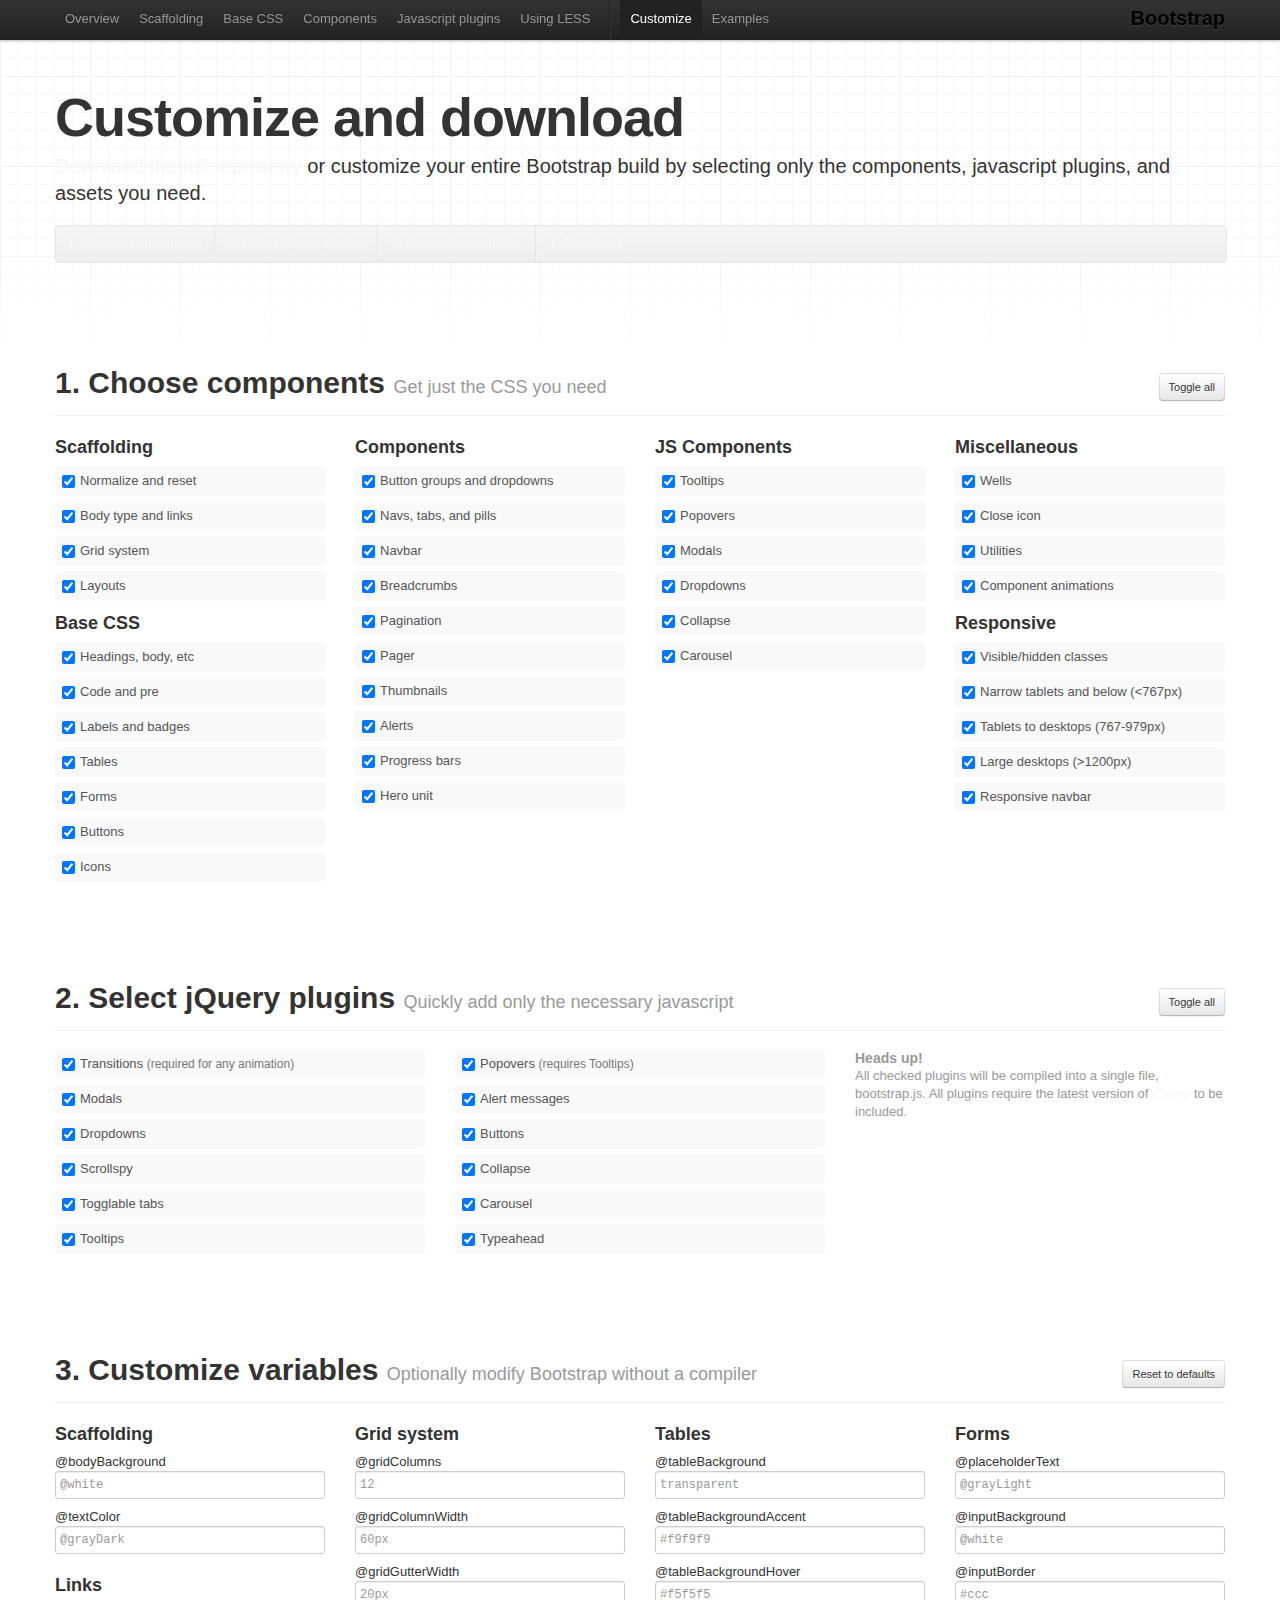
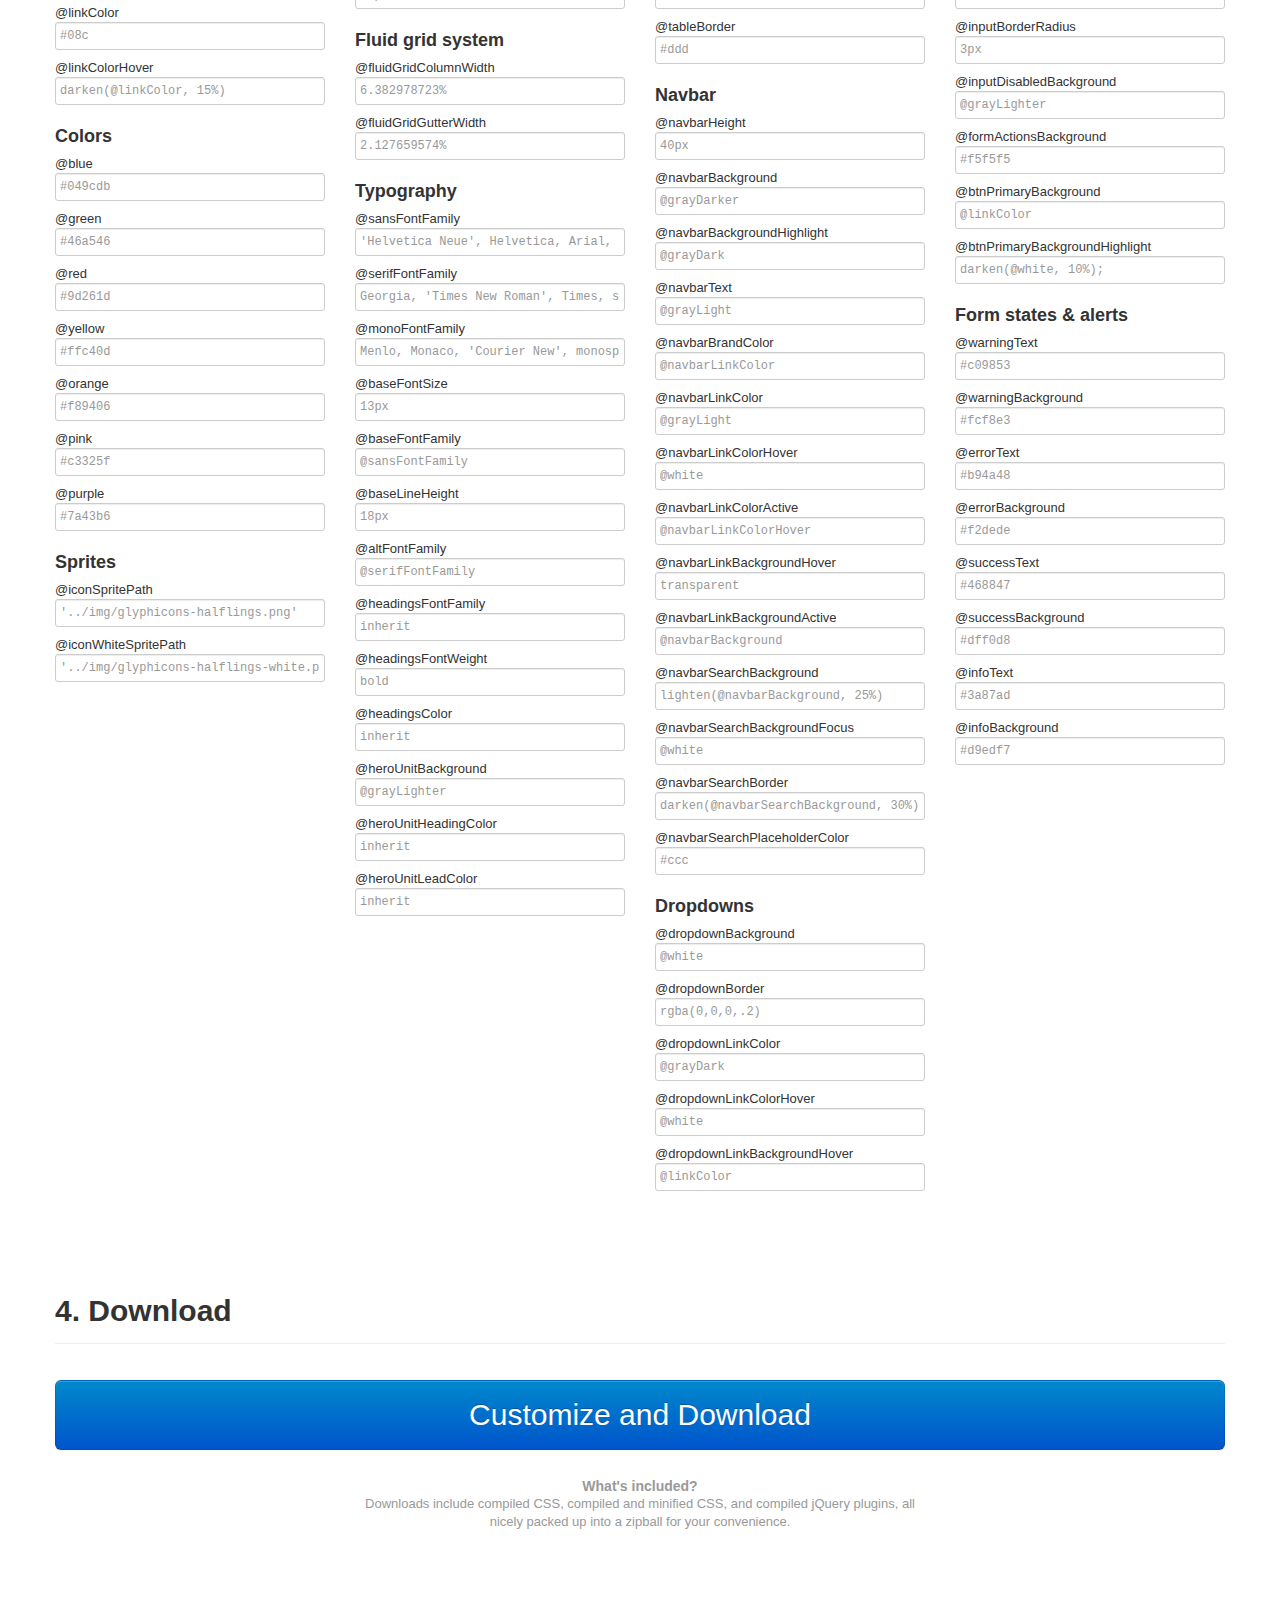
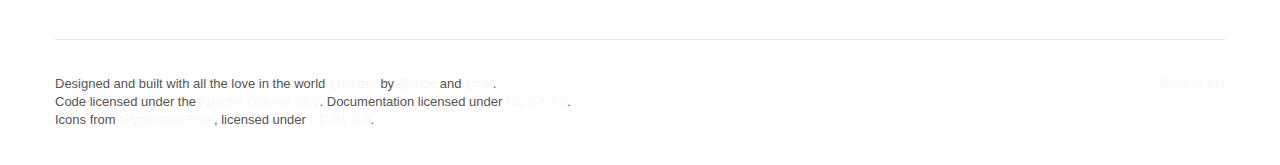
<file: layout/bootstrap/docs/download.html>
<!DOCTYPE html>
<html lang="en">
  <head>
    <meta charset="utf-8">
    <title>Download · Twitter Bootstrap</title>
    <meta name="viewport" content="width=device-width, initial-scale=1.0">
    <meta name="description" content="">
    <meta name="author" content="">

    <!-- Le styles -->
    <link href="assets/css/bootstrap.css" rel="stylesheet">
    <link href="assets/css/bootstrap-responsive.css" rel="stylesheet">
    <link href="assets/css/docs.css" rel="stylesheet">
    <link href="assets/js/google-code-prettify/prettify.css" rel="stylesheet">

    <!-- Le HTML5 shim, for IE6-8 support of HTML5 elements -->
    <!--[if lt IE 9]>
      <script src="http://html5shim.googlecode.com/svn/trunk/html5.js"></script>
    <![endif]-->

    <!-- Le fav and touch icons -->
    <link rel="shortcut icon" href="assets/ico/favicon.ico">
    <link rel="apple-touch-icon-precomposed" sizes="144x144" href="assets/ico/apple-touch-icon-144-precomposed.png">
    <link rel="apple-touch-icon-precomposed" sizes="114x114" href="assets/ico/apple-touch-icon-114-precomposed.png">
    <link rel="apple-touch-icon-precomposed" sizes="72x72" href="assets/ico/apple-touch-icon-72-precomposed.png">
    <link rel="apple-touch-icon-precomposed" href="assets/ico/apple-touch-icon-57-precomposed.png">

  </head>

  <body data-spy="scroll" data-target=".subnav" data-offset="50">


  <!-- Navbar
    ================================================== -->
    <div class="navbar navbar-fixed-top">
      <div class="navbar-inner">
        <div class="container">
          <button type="button"class="btn btn-navbar" data-toggle="collapse" data-target=".nav-collapse">
            <span class="icon-bar"></span>
            <span class="icon-bar"></span>
            <span class="icon-bar"></span>
          </button>
          <a class="brand" href="./index.html">Bootstrap</a>
          <div class="nav-collapse collapse">
            <ul class="nav">
              <li class="">
                <a href="./index.html">Overview</a>
              </li>
              <li class="">
                <a href="./scaffolding.html">Scaffolding</a>
              </li>
              <li class="">
                <a href="./base-css.html">Base CSS</a>
              </li>
              <li class="">
                <a href="./components.html">Components</a>
              </li>
              <li class="">
                <a href="./javascript.html">Javascript plugins</a>
              </li>
              <li class="">
                <a href="./less.html">Using LESS</a>
              </li>
              <li class="divider-vertical"></li>
              <li class="active">
                <a href="./download.html">Customize</a>
              </li>
              <li class="">
                <a href="./examples.html">Examples</a>
              </li>
            </ul>
          </div>
        </div>
      </div>
    </div>

    <div class="container">

<!-- Masthead
================================================== -->
<header class="jumbotron subhead" id="overview">
  <h1>Customize and download</h1>
  <p class="lead"><a href="https://github.com/twitter/bootstrap/zipball/master">Download the full repository</a> or customize your entire Bootstrap build by selecting only the components, javascript plugins, and assets you need.</p>
  <div class="subnav">
    <ul class="nav nav-pills">
      <li><a href="#components">1. Choose components</a></li>
      <li><a href="#plugins">2. Select jQuery plugins</a></li>
      <li><a href="#variables">3. Customize variables</a></li>
      <li><a href="#download">4. Download</a></li>
    </ul>
  </div>
</header>

<section class="download" id="components">
  <div class="page-header">
    <a class="btn btn-small pull-right toggle-all" href="#">Toggle all</a>
    <h1>
      1. Choose components
      <small>Get just the CSS you need</small>
    </h1>
  </div>
  <div class="row download-builder">
    <div class="span3">
      <h3>Scaffolding</h3>
      <label class="checkbox"><input checked="checked" type="checkbox" value="reset.less"> Normalize and reset</label>
      <label class="checkbox"><input checked="checked" type="checkbox" value="scaffolding.less"> Body type and links</label>
      <label class="checkbox"><input checked="checked" type="checkbox" value="grid.less"> Grid system</label>
      <label class="checkbox"><input checked="checked" type="checkbox" value="layouts.less"> Layouts</label>
      <h3>Base CSS</h3>
      <label class="checkbox"><input checked="checked" type="checkbox" value="type.less"> Headings, body, etc</label>
      <label class="checkbox"><input checked="checked" type="checkbox" value="code.less"> Code and pre</label>
      <label class="checkbox"><input checked="checked" type="checkbox" value="labels-badges.less"> Labels and badges</label>
      <label class="checkbox"><input checked="checked" type="checkbox" value="tables.less"> Tables</label>
      <label class="checkbox"><input checked="checked" type="checkbox" value="forms.less"> Forms</label>
      <label class="checkbox"><input checked="checked" type="checkbox" value="buttons.less"> Buttons</label>
      <label class="checkbox"><input checked="checked" type="checkbox" value="sprites.less"> Icons</label>
    </div><!-- /span -->
    <div class="span3">
      <h3>Components</h3>
      <label class="checkbox"><input checked="checked" type="checkbox" value="button-groups.less"> Button groups and dropdowns</label>
      <label class="checkbox"><input checked="checked" type="checkbox" value="navs.less"> Navs, tabs, and pills</label>
      <label class="checkbox"><input checked="checked" type="checkbox" value="navbar.less"> Navbar</label>
      <label class="checkbox"><input checked="checked" type="checkbox" value="breadcrumbs.less"> Breadcrumbs</label>
      <label class="checkbox"><input checked="checked" type="checkbox" value="pagination.less"> Pagination</label>
      <label class="checkbox"><input checked="checked" type="checkbox" value="pager.less"> Pager</label>
      <label class="checkbox"><input checked="checked" type="checkbox" value="thumbnails.less"> Thumbnails</label>
      <label class="checkbox"><input checked="checked" type="checkbox" value="alerts.less"> Alerts</label>
      <label class="checkbox"><input checked="checked" type="checkbox" value="progress-bars.less"> Progress bars</label>
      <label class="checkbox"><input checked="checked" type="checkbox" value="hero-unit.less"> Hero unit</label>
    </div><!-- /span -->
    <div class="span3">
      <h3>JS Components</h3>
      <label class="checkbox"><input checked="checked" type="checkbox" value="tooltip.less"> Tooltips</label>
      <label class="checkbox"><input checked="checked" type="checkbox" value="popovers.less"> Popovers</label>
      <label class="checkbox"><input checked="checked" type="checkbox" value="modals.less"> Modals</label>
      <label class="checkbox"><input checked="checked" type="checkbox" value="dropdowns.less"> Dropdowns</label>
      <label class="checkbox"><input checked="checked" type="checkbox" value="accordion.less"> Collapse</label>
      <label class="checkbox"><input checked="checked" type="checkbox" value="carousel.less"> Carousel</label>
    </div><!-- /span -->
    <div class="span3">
      <h3>Miscellaneous</h3>
      <label class="checkbox"><input checked="checked" type="checkbox" value="wells.less"> Wells</label>
      <label class="checkbox"><input checked="checked" type="checkbox" value="close.less"> Close icon</label>
      <label class="checkbox"><input checked="checked" type="checkbox" value="utilities.less"> Utilities</label>
      <label class="checkbox"><input checked="checked" type="checkbox" value="component-animations.less"> Component animations</label>
      <h3>Responsive</h3>
      <label class="checkbox"><input checked="checked" type="checkbox" value="responsive-utilities.less"> Visible/hidden classes</label>
      <label class="checkbox"><input checked="checked" type="checkbox" value="responsive-767px-max.less"> Narrow tablets and below (<767px)</label>
      <label class="checkbox"><input checked="checked" type="checkbox" value="responsive-768px-979px.less"> Tablets to desktops (767-979px)</label>
      <label class="checkbox"><input checked="checked" type="checkbox" value="responsive-1200px-min.less"> Large desktops (>1200px)</label>
      <label class="checkbox"><input checked="checked" type="checkbox" value="responsive-navbar.less"> Responsive navbar</label>
    </div><!-- /span -->
  </div><!-- /row -->
</section>

<section class="download" id="plugins">
  <div class="page-header">
    <a class="btn btn-small pull-right toggle-all" href="#">Toggle all</a>
    <h1>
      2. Select jQuery plugins
      <small>Quickly add only the necessary javascript</small>
    </h1>
  </div>
  <div class="row download-builder">
    <div class="span4">
      <label class="checkbox">
        <input type="checkbox" checked="true" value="bootstrap-transition.js">
        Transitions <small>(required for any animation)</small>
      </label>
      <label class="checkbox">
        <input type="checkbox" checked="true" value="bootstrap-modal.js">
        Modals
      </label>
      <label class="checkbox">
        <input type="checkbox" checked="true" value="bootstrap-dropdown.js">
        Dropdowns
      </label>
      <label class="checkbox">
        <input type="checkbox" checked="true" value="bootstrap-scrollspy.js">
        Scrollspy
      </label>
      <label class="checkbox">
        <input type="checkbox" checked="true" value="bootstrap-tab.js">
        Togglable tabs
      </label>
      <label class="checkbox">
        <input type="checkbox" checked="true" value="bootstrap-tooltip.js">
        Tooltips
      </label>
    </div><!-- /span -->
    <div class="span4">
      <label class="checkbox">
        <input type="checkbox" checked="true" value="bootstrap-popover.js">
        Popovers <small>(requires Tooltips)</small>
      </label>
      <label class="checkbox">
        <input type="checkbox" checked="true" value="bootstrap-alert.js">
        Alert messages
      </label>
      <label class="checkbox">
        <input type="checkbox" checked="true" value="bootstrap-button.js">
        Buttons
      </label>
      <label class="checkbox">
        <input type="checkbox" checked="true" value="bootstrap-collapse.js">
        Collapse
      </label>
      <label class="checkbox">
        <input type="checkbox" checked="true" value="bootstrap-carousel.js">
        Carousel
      </label>
      <label class="checkbox">
        <input type="checkbox" checked="true" value="bootstrap-typeahead.js">
        Typeahead
      </label>
    </div><!-- /span -->
    <div class="span4">
      <h4 class="muted">Heads up!</h4>
      <p class="muted">All checked plugins will be compiled into a single file, bootstrap.js. All plugins require the latest version of <a href="http://jquery.com/" target="_blank">jQuery</a> to be included.</p>
    </div><!-- /span -->
  </div><!-- /row -->
</section>


<section class="download" id="variables">
  <div class="page-header">
    <a class="btn btn-small pull-right toggle-all" href="#">Reset to defaults</a>
    <h1>
      3. Customize variables
      <small>Optionally modify Bootstrap without a compiler</small>
    </h1>
  </div>
  <div class="row download-builder">
    <div class="span3">
      <h3>Scaffolding</h3>
      <label>@bodyBackground</label>
      <input type="text" class="span3" placeholder="@white">
      <label>@textColor</label>
      <input type="text" class="span3" placeholder="@grayDark">

      <h3>Links</h3>
      <label>@linkColor</label>
      <input type="text" class="span3" placeholder="#08c">
      <label>@linkColorHover</label>
      <input type="text" class="span3" placeholder="darken(@linkColor, 15%)">
      <h3>Colors</h3>
      <label>@blue</label>
      <input type="text" class="span3" placeholder="#049cdb">
      <label>@green</label>
      <input type="text" class="span3" placeholder="#46a546">
      <label>@red</label>
      <input type="text" class="span3" placeholder="#9d261d">
      <label>@yellow</label>
      <input type="text" class="span3" placeholder="#ffc40d">
      <label>@orange</label>
      <input type="text" class="span3" placeholder="#f89406">
      <label>@pink</label>
      <input type="text" class="span3" placeholder="#c3325f">
      <label>@purple</label>
      <input type="text" class="span3" placeholder="#7a43b6">

      <h3>Sprites</h3>
      <label>@iconSpritePath</label>
      <input type="text" class="span3" placeholder="'../img/glyphicons-halflings.png'">
      <label>@iconWhiteSpritePath</label>
      <input type="text" class="span3" placeholder="'../img/glyphicons-halflings-white.png'">

    </div><!-- /span -->
    <div class="span3">
      <h3>Grid system</h3>
      <label>@gridColumns</label>
      <input type="text" class="span3" placeholder="12">
      <label>@gridColumnWidth</label>
      <input type="text" class="span3" placeholder="60px">
      <label>@gridGutterWidth</label>
      <input type="text" class="span3" placeholder="20px">
      <h3>Fluid grid system</h3>
      <label>@fluidGridColumnWidth</label>
      <input type="text" class="span3" placeholder="6.382978723%">
      <label>@fluidGridGutterWidth</label>
      <input type="text" class="span3" placeholder="2.127659574%">

      <h3>Typography</h3>
      <label>@sansFontFamily</label>
      <input type="text" class="span3" placeholder="'Helvetica Neue', Helvetica, Arial, sans-serif">
      <label>@serifFontFamily</label>
      <input type="text" class="span3" placeholder="Georgia, 'Times New Roman', Times, serif">
      <label>@monoFontFamily</label>
      <input type="text" class="span3" placeholder="Menlo, Monaco, 'Courier New', monospace">
      <label>@baseFontSize</label>
      <input type="text" class="span3" placeholder="13px">
      <label>@baseFontFamily</label>
      <input type="text" class="span3" placeholder="@sansFontFamily">
      <label>@baseLineHeight</label>
      <input type="text" class="span3" placeholder="18px">
      <label>@altFontFamily</label>
      <input type="text" class="span3" placeholder="@serifFontFamily">
      <label>@headingsFontFamily</label>
      <input type="text" class="span3" placeholder="inherit">
      <label>@headingsFontWeight</label>
      <input type="text" class="span3" placeholder="bold">
      <label>@headingsColor</label>
      <input type="text" class="span3" placeholder="inherit">
      <label>@heroUnitBackground</label>
      <input type="text" class="span3" placeholder="@grayLighter">
      <label>@heroUnitHeadingColor</label>
      <input type="text" class="span3" placeholder="inherit">
      <label>@heroUnitLeadColor</label>
      <input type="text" class="span3" placeholder="inherit">
    </div><!-- /span -->
    <div class="span3">
      <h3>Tables</h3>
      <label>@tableBackground</label>
      <input type="text" class="span3" placeholder="transparent">
      <label>@tableBackgroundAccent</label>
      <input type="text" class="span3" placeholder="#f9f9f9">
      <label>@tableBackgroundHover</label>
      <input type="text" class="span3" placeholder="#f5f5f5">
      <label>@tableBorder</label>
      <input type="text" class="span3" placeholder="#ddd">

      <h3>Navbar</h3>
      <label>@navbarHeight</label>
      <input type="text" class="span3" placeholder="40px">
      <label>@navbarBackground</label>
      <input type="text" class="span3" placeholder="@grayDarker">
      <label>@navbarBackgroundHighlight</label>
      <input type="text" class="span3" placeholder="@grayDark">
      <label>@navbarText</label>
      <input type="text" class="span3" placeholder="@grayLight">
      <label>@navbarBrandColor</label>
      <input type="text" class="span3" placeholder="@navbarLinkColor">
      <label>@navbarLinkColor</label>
      <input type="text" class="span3" placeholder="@grayLight">
      <label>@navbarLinkColorHover</label>
      <input type="text" class="span3" placeholder="@white">
      <label>@navbarLinkColorActive</label>
      <input type="text" class="span3" placeholder="@navbarLinkColorHover">
      <label>@navbarLinkBackgroundHover</label>
      <input type="text" class="span3" placeholder="transparent">
      <label>@navbarLinkBackgroundActive</label>
      <input type="text" class="span3" placeholder="@navbarBackground">
      <label>@navbarSearchBackground</label>
      <input type="text" class="span3" placeholder="lighten(@navbarBackground, 25%)">
      <label>@navbarSearchBackgroundFocus</label>
      <input type="text" class="span3" placeholder="@white">
      <label>@navbarSearchBorder</label>
      <input type="text" class="span3" placeholder="darken(@navbarSearchBackground, 30%)">
      <label>@navbarSearchPlaceholderColor</label>
      <input type="text" class="span3" placeholder="#ccc">

      <h3>Dropdowns</h3>
      <label>@dropdownBackground</label>
      <input type="text" class="span3" placeholder="@white">
      <label>@dropdownBorder</label>
      <input type="text" class="span3" placeholder="rgba(0,0,0,.2)">
      <label>@dropdownLinkColor</label>
      <input type="text" class="span3" placeholder="@grayDark">
      <label>@dropdownLinkColorHover</label>
      <input type="text" class="span3" placeholder="@white">
      <label>@dropdownLinkBackgroundHover</label>
      <input type="text" class="span3" placeholder="@linkColor">
    </div><!-- /span -->
    <div class="span3">
      <h3>Forms</h3>
      <label>@placeholderText</label>
      <input type="text" class="span3" placeholder="@grayLight">
      <label>@inputBackground</label>
      <input type="text" class="span3" placeholder="@white">
      <label>@inputBorder</label>
      <input type="text" class="span3" placeholder="#ccc">
      <label>@inputBorderRadius</label>
      <input type="text" class="span3" placeholder="3px">
      <label>@inputDisabledBackground</label>
      <input type="text" class="span3" placeholder="@grayLighter">
      <label>@formActionsBackground</label>
      <input type="text" class="span3" placeholder="#f5f5f5">

      <label>@btnPrimaryBackground</label>
      <input type="text" class="span3" placeholder="@linkColor">
      <label>@btnPrimaryBackgroundHighlight</label>
      <input type="text" class="span3" placeholder="darken(@white, 10%);">

      <h3>Form states &amp; alerts</h3>
      <label>@warningText</label>
      <input type="text" class="span3" placeholder="#c09853">
      <label>@warningBackground</label>
      <input type="text" class="span3" placeholder="#fcf8e3">
      <label>@errorText</label>
      <input type="text" class="span3" placeholder="#b94a48">
      <label>@errorBackground</label>
      <input type="text" class="span3" placeholder="#f2dede">
      <label>@successText</label>
      <input type="text" class="span3" placeholder="#468847">
      <label>@successBackground</label>
      <input type="text" class="span3" placeholder="#dff0d8">
      <label>@infoText</label>
      <input type="text" class="span3" placeholder="#3a87ad">
      <label>@infoBackground</label>
      <input type="text" class="span3" placeholder="#d9edf7">
    </div><!-- /span -->
  </div><!-- /row -->
</section>

<section class="download" id="download">
  <div class="page-header">
    <h1>
      4. Download
    </h1>
  </div>
  <div class="download-btn">
    <a class="btn btn-primary" href="#" >Customize and Download</a>
    <h4>What's included?</h4>
    <p>Downloads include compiled CSS, compiled and minified CSS, and compiled jQuery plugins, all nicely packed up into a zipball for your convenience.</p>
  </div>
</section><!-- /download -->


     <!-- Footer
      ================================================== -->
      <footer class="footer">
        <p class="pull-right"><a href="#">Back to top</a></p>
        <p>Designed and built with all the love in the world <a href="http://twitter.com/twitter" target="_blank">@twitter</a> by <a href="http://twitter.com/mdo" target="_blank">@mdo</a> and <a href="http://twitter.com/fat" target="_blank">@fat</a>.</p>
        <p>Code licensed under the <a href="http://www.apache.org/licenses/LICENSE-2.0" target="_blank">Apache License v2.0</a>. Documentation licensed under <a href="http://creativecommons.org/licenses/by/3.0/">CC BY 3.0</a>.</p>
        <p>Icons from <a href="http://glyphicons.com">Glyphicons Free</a>, licensed under <a href="http://creativecommons.org/licenses/by/3.0/">CC BY 3.0</a>.</p>
      </footer>

    </div><!-- /container -->



    <!-- Le javascript
    ================================================== -->
    <!-- Placed at the end of the document so the pages load faster -->
    <script type="text/javascript" src="http://platform.twitter.com/widgets.js"></script>
    <script src="assets/js/jquery.js"></script>
    <script src="assets/js/google-code-prettify/prettify.js"></script>
    <script src="assets/js/bootstrap-transition.js"></script>
    <script src="assets/js/bootstrap-alert.js"></script>
    <script src="assets/js/bootstrap-modal.js"></script>
    <script src="assets/js/bootstrap-dropdown.js"></script>
    <script src="assets/js/bootstrap-scrollspy.js"></script>
    <script src="assets/js/bootstrap-tab.js"></script>
    <script src="assets/js/bootstrap-tooltip.js"></script>
    <script src="assets/js/bootstrap-popover.js"></script>
    <script src="assets/js/bootstrap-button.js"></script>
    <script src="assets/js/bootstrap-collapse.js"></script>
    <script src="assets/js/bootstrap-carousel.js"></script>
    <script src="assets/js/bootstrap-typeahead.js"></script>
    <script src="assets/js/application.js"></script>


  </body>
</html>
</file>
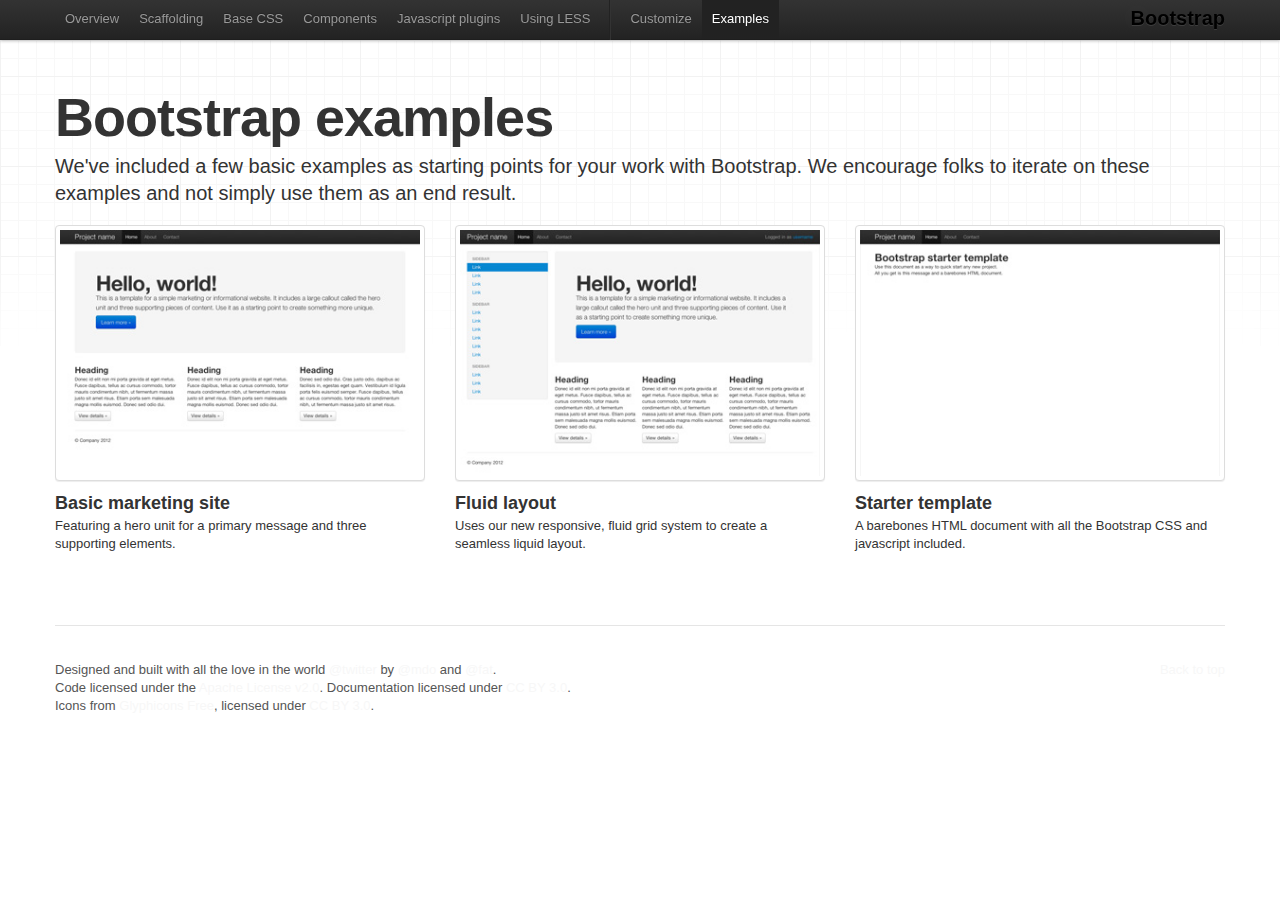
<file: layout/bootstrap/docs/examples.html>
<!DOCTYPE html>
<html lang="en">
  <head>
    <meta charset="utf-8">
    <title>Examples · Twitter Bootstrap</title>
    <meta name="viewport" content="width=device-width, initial-scale=1.0">
    <meta name="description" content="">
    <meta name="author" content="">

    <!-- Le styles -->
    <link href="assets/css/bootstrap.css" rel="stylesheet">
    <link href="assets/css/bootstrap-responsive.css" rel="stylesheet">
    <link href="assets/css/docs.css" rel="stylesheet">
    <link href="assets/js/google-code-prettify/prettify.css" rel="stylesheet">

    <!-- Le HTML5 shim, for IE6-8 support of HTML5 elements -->
    <!--[if lt IE 9]>
      <script src="http://html5shim.googlecode.com/svn/trunk/html5.js"></script>
    <![endif]-->

    <!-- Le fav and touch icons -->
    <link rel="shortcut icon" href="assets/ico/favicon.ico">
    <link rel="apple-touch-icon-precomposed" sizes="144x144" href="assets/ico/apple-touch-icon-144-precomposed.png">
    <link rel="apple-touch-icon-precomposed" sizes="114x114" href="assets/ico/apple-touch-icon-114-precomposed.png">
    <link rel="apple-touch-icon-precomposed" sizes="72x72" href="assets/ico/apple-touch-icon-72-precomposed.png">
    <link rel="apple-touch-icon-precomposed" href="assets/ico/apple-touch-icon-57-precomposed.png">

  </head>

  <body data-spy="scroll" data-target=".subnav" data-offset="50">


  <!-- Navbar
    ================================================== -->
    <div class="navbar navbar-fixed-top">
      <div class="navbar-inner">
        <div class="container">
          <button type="button"class="btn btn-navbar" data-toggle="collapse" data-target=".nav-collapse">
            <span class="icon-bar"></span>
            <span class="icon-bar"></span>
            <span class="icon-bar"></span>
          </button>
          <a class="brand" href="./index.html">Bootstrap</a>
          <div class="nav-collapse collapse">
            <ul class="nav">
              <li class="">
                <a href="./index.html">Overview</a>
              </li>
              <li class="">
                <a href="./scaffolding.html">Scaffolding</a>
              </li>
              <li class="">
                <a href="./base-css.html">Base CSS</a>
              </li>
              <li class="">
                <a href="./components.html">Components</a>
              </li>
              <li class="">
                <a href="./javascript.html">Javascript plugins</a>
              </li>
              <li class="">
                <a href="./less.html">Using LESS</a>
              </li>
              <li class="divider-vertical"></li>
              <li class="">
                <a href="./download.html">Customize</a>
              </li>
              <li class="active">
                <a href="./examples.html">Examples</a>
              </li>
            </ul>
          </div>
        </div>
      </div>
    </div>

    <div class="container">

<!-- Masthead
================================================== -->
<header class="jumbotron subhead" id="overview">
  <h1>Bootstrap examples</h1>
  <p class="lead">We've included a few basic examples as starting points for your work with Bootstrap. We encourage folks to iterate on these examples and not simply use them as an end result.</p>
</header>


<ul class="thumbnails bootstrap-examples">
  <li class="span4">
    <a class="thumbnail" href="examples/hero.html">
      <img src="assets/img/examples/bootstrap-example-hero.jpg" alt="">
    </a>
    <h3>Basic marketing site</h3>
    <p>Featuring a hero unit for a primary message and three supporting elements.</p>
  </li>
  <li class="span4">
    <a class="thumbnail" href="examples/fluid.html">
      <img src="assets/img/examples/bootstrap-example-fluid.jpg" alt="">
    </a>
    <h3>Fluid layout</h3>
    <p>Uses our new responsive, fluid grid system to create a seamless liquid layout.</p>
  </li>
  <li class="span4">
    <a class="thumbnail" href="examples/starter-template.html">
      <img src="assets/img/examples/bootstrap-example-starter.jpg" alt="">
    </a>
    <h3>Starter template</h3>
    <p>A barebones HTML document with all the Bootstrap CSS and javascript included.</p>
  </li>
</ul>


     <!-- Footer
      ================================================== -->
      <footer class="footer">
        <p class="pull-right"><a href="#">Back to top</a></p>
        <p>Designed and built with all the love in the world <a href="http://twitter.com/twitter" target="_blank">@twitter</a> by <a href="http://twitter.com/mdo" target="_blank">@mdo</a> and <a href="http://twitter.com/fat" target="_blank">@fat</a>.</p>
        <p>Code licensed under the <a href="http://www.apache.org/licenses/LICENSE-2.0" target="_blank">Apache License v2.0</a>. Documentation licensed under <a href="http://creativecommons.org/licenses/by/3.0/">CC BY 3.0</a>.</p>
        <p>Icons from <a href="http://glyphicons.com">Glyphicons Free</a>, licensed under <a href="http://creativecommons.org/licenses/by/3.0/">CC BY 3.0</a>.</p>
      </footer>

    </div><!-- /container -->



    <!-- Le javascript
    ================================================== -->
    <!-- Placed at the end of the document so the pages load faster -->
    <script type="text/javascript" src="http://platform.twitter.com/widgets.js"></script>
    <script src="assets/js/jquery.js"></script>
    <script src="assets/js/google-code-prettify/prettify.js"></script>
    <script src="assets/js/bootstrap-transition.js"></script>
    <script src="assets/js/bootstrap-alert.js"></script>
    <script src="assets/js/bootstrap-modal.js"></script>
    <script src="assets/js/bootstrap-dropdown.js"></script>
    <script src="assets/js/bootstrap-scrollspy.js"></script>
    <script src="assets/js/bootstrap-tab.js"></script>
    <script src="assets/js/bootstrap-tooltip.js"></script>
    <script src="assets/js/bootstrap-popover.js"></script>
    <script src="assets/js/bootstrap-button.js"></script>
    <script src="assets/js/bootstrap-collapse.js"></script>
    <script src="assets/js/bootstrap-carousel.js"></script>
    <script src="assets/js/bootstrap-typeahead.js"></script>
    <script src="assets/js/application.js"></script>


  </body>
</html>
</file>
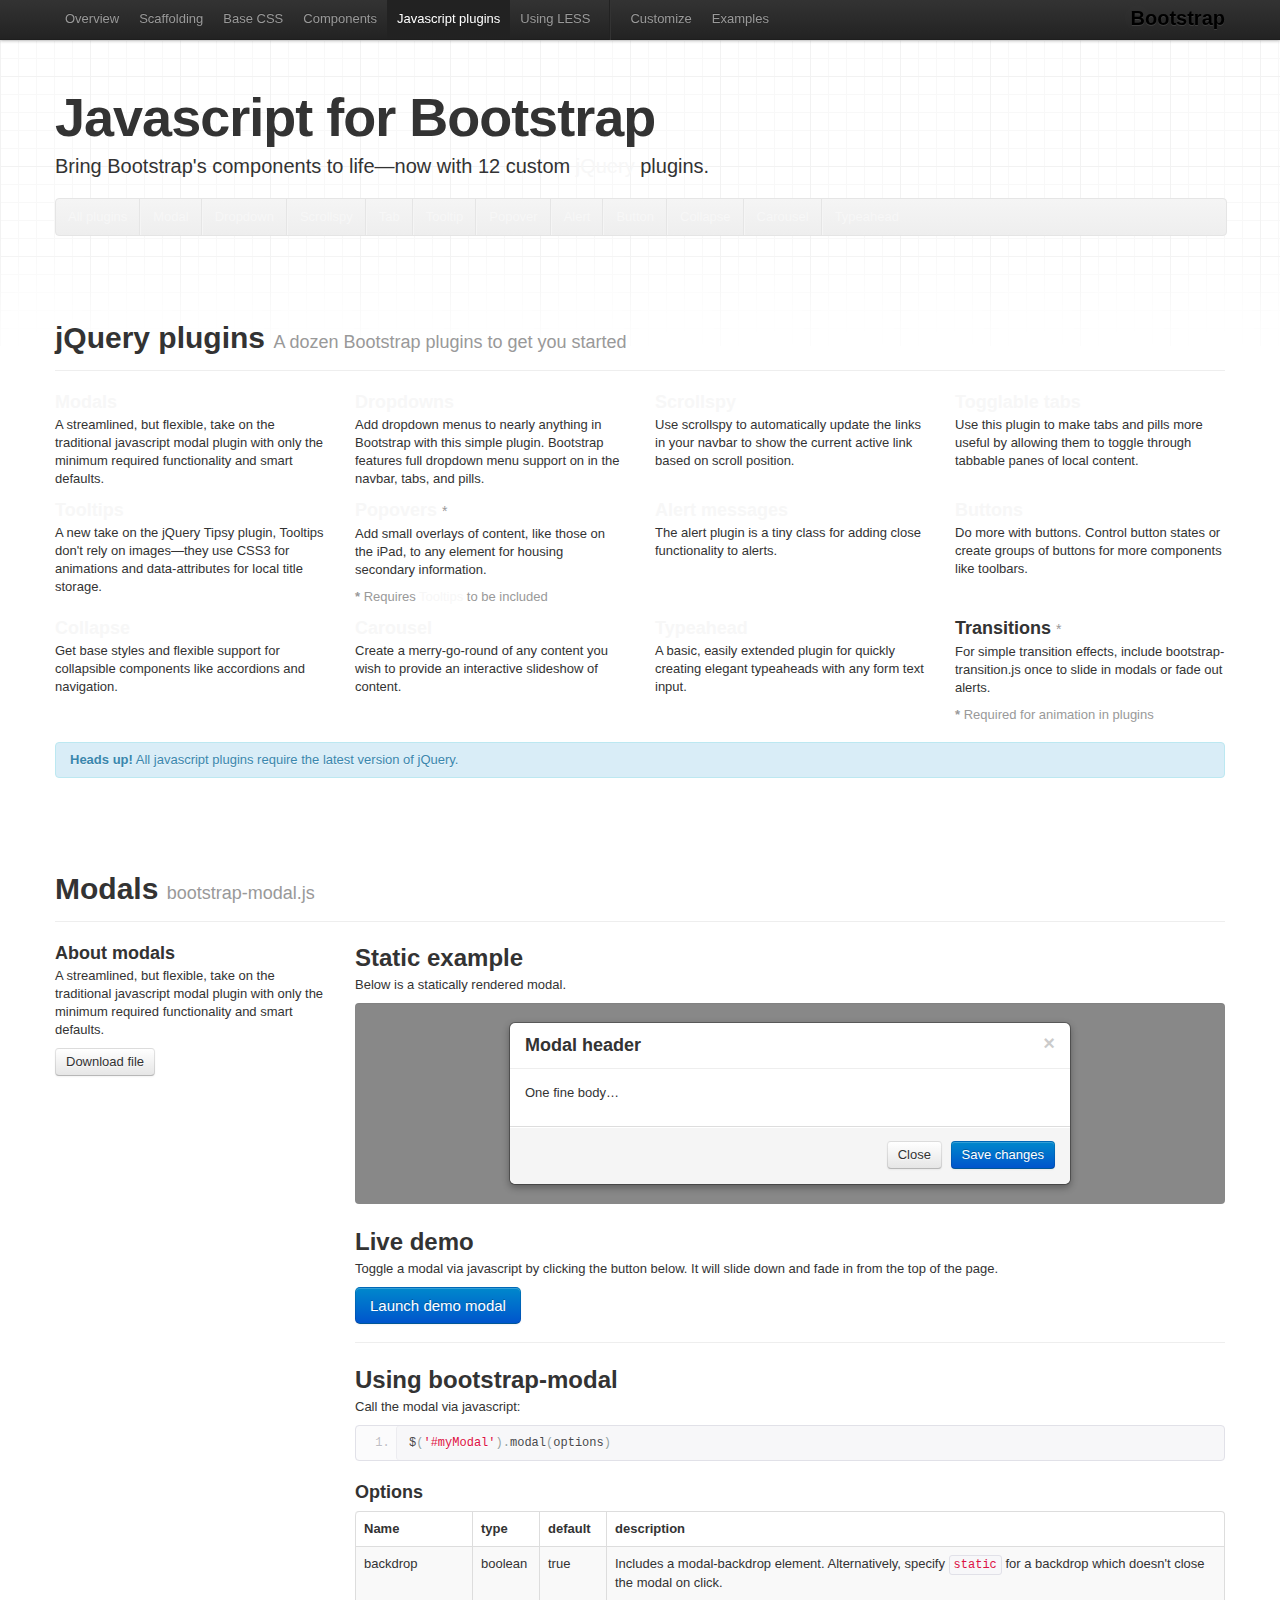
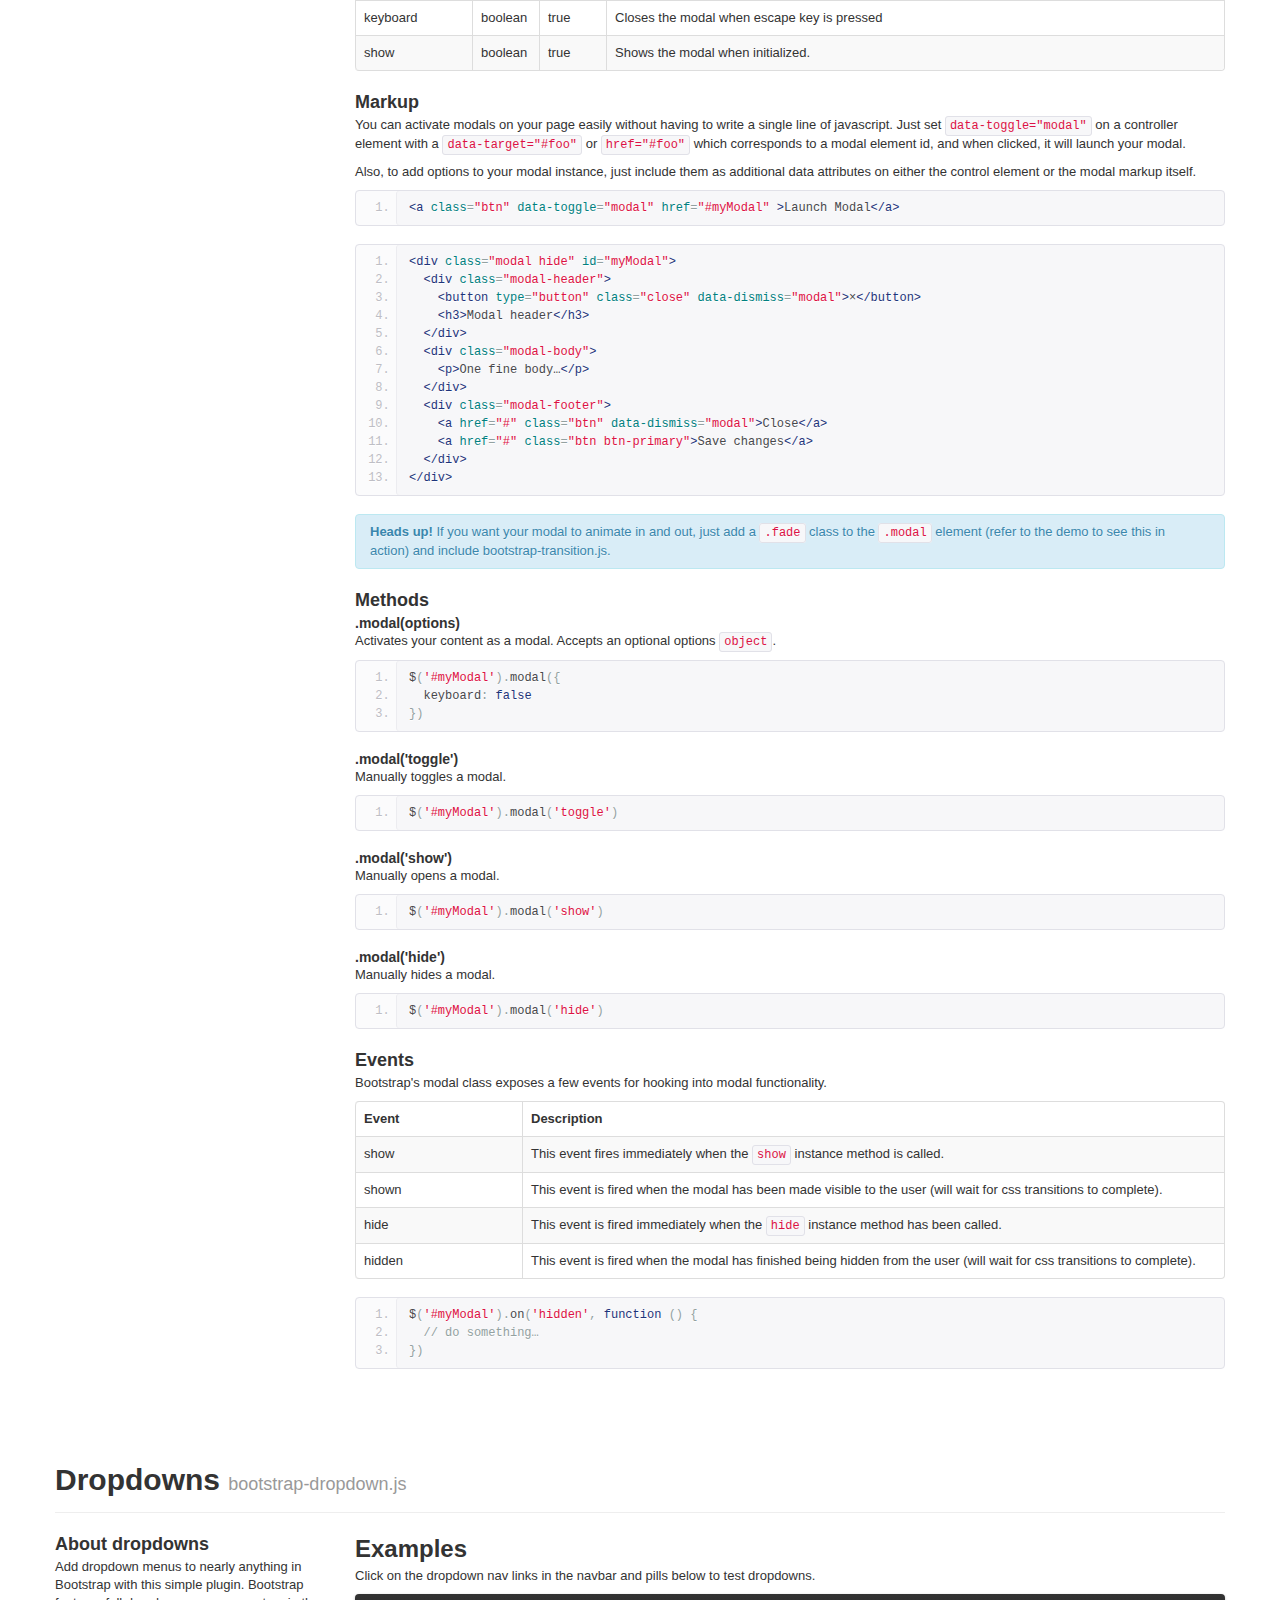
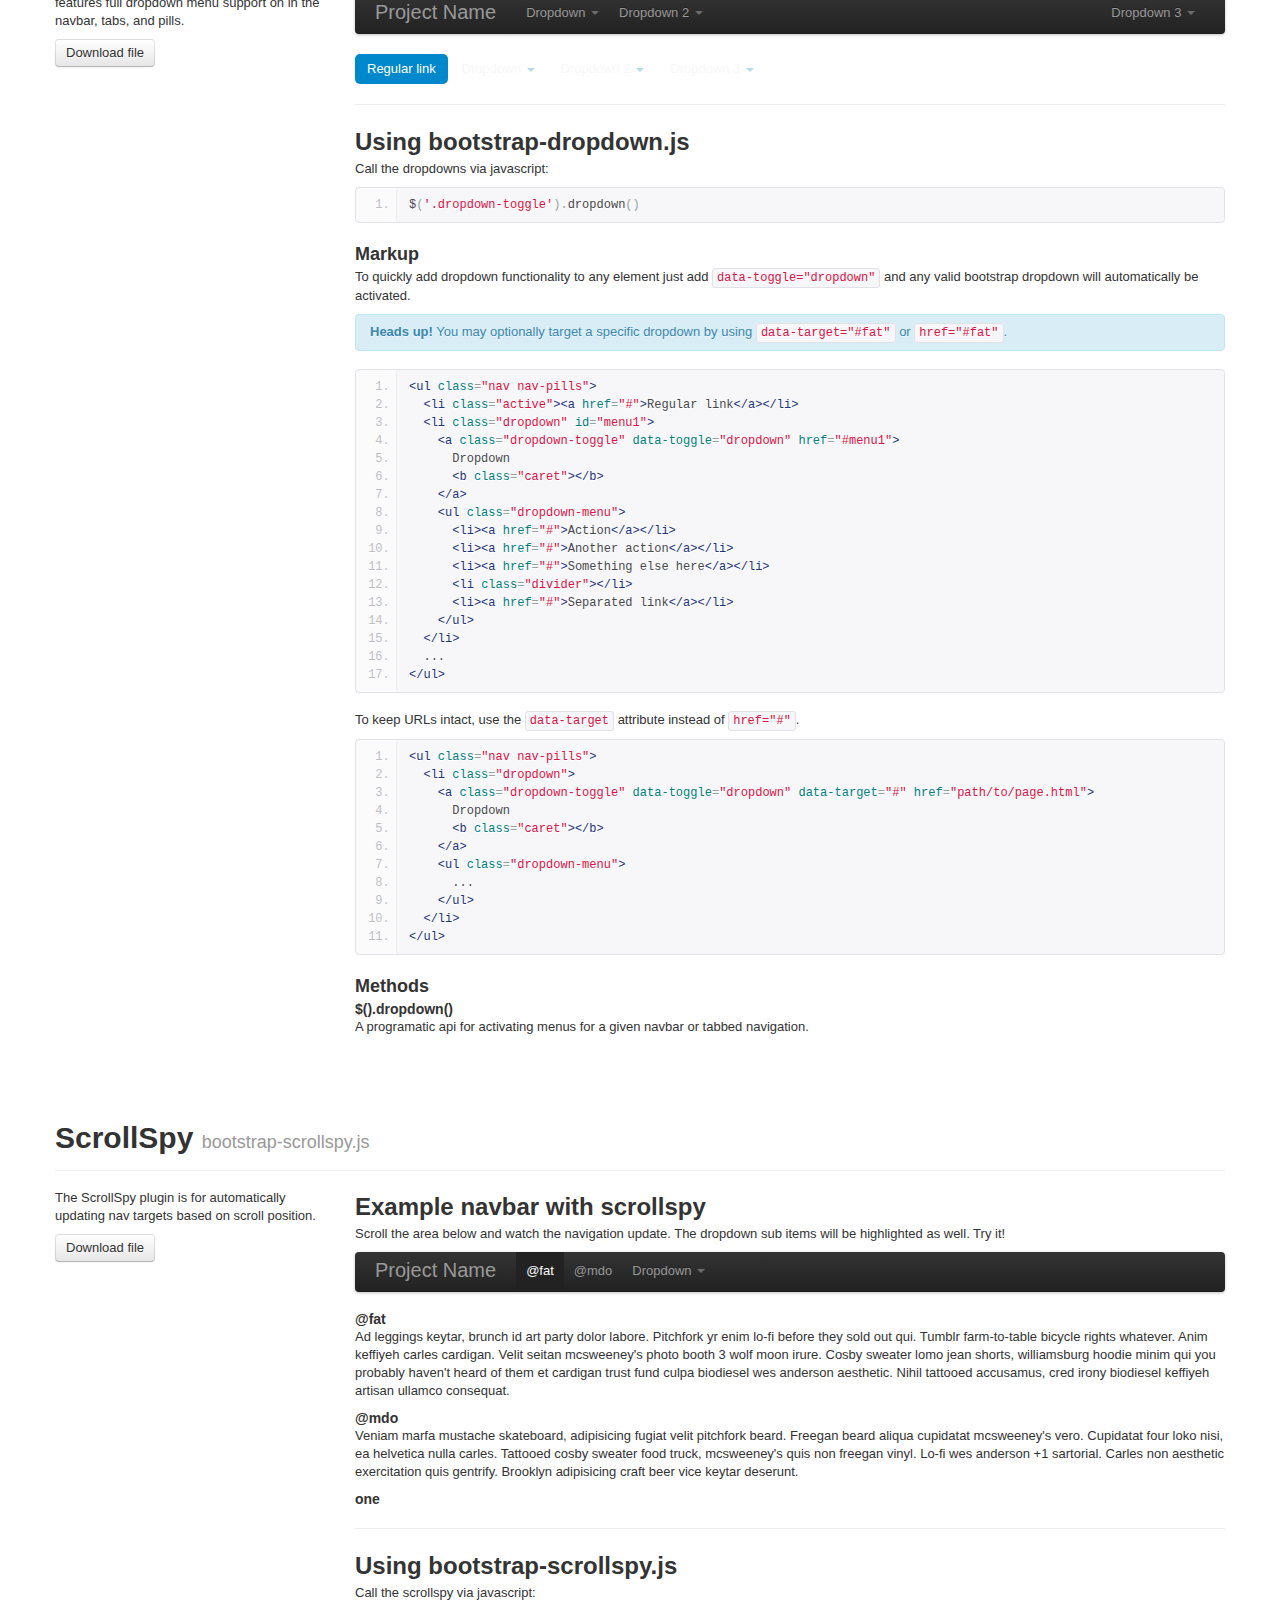
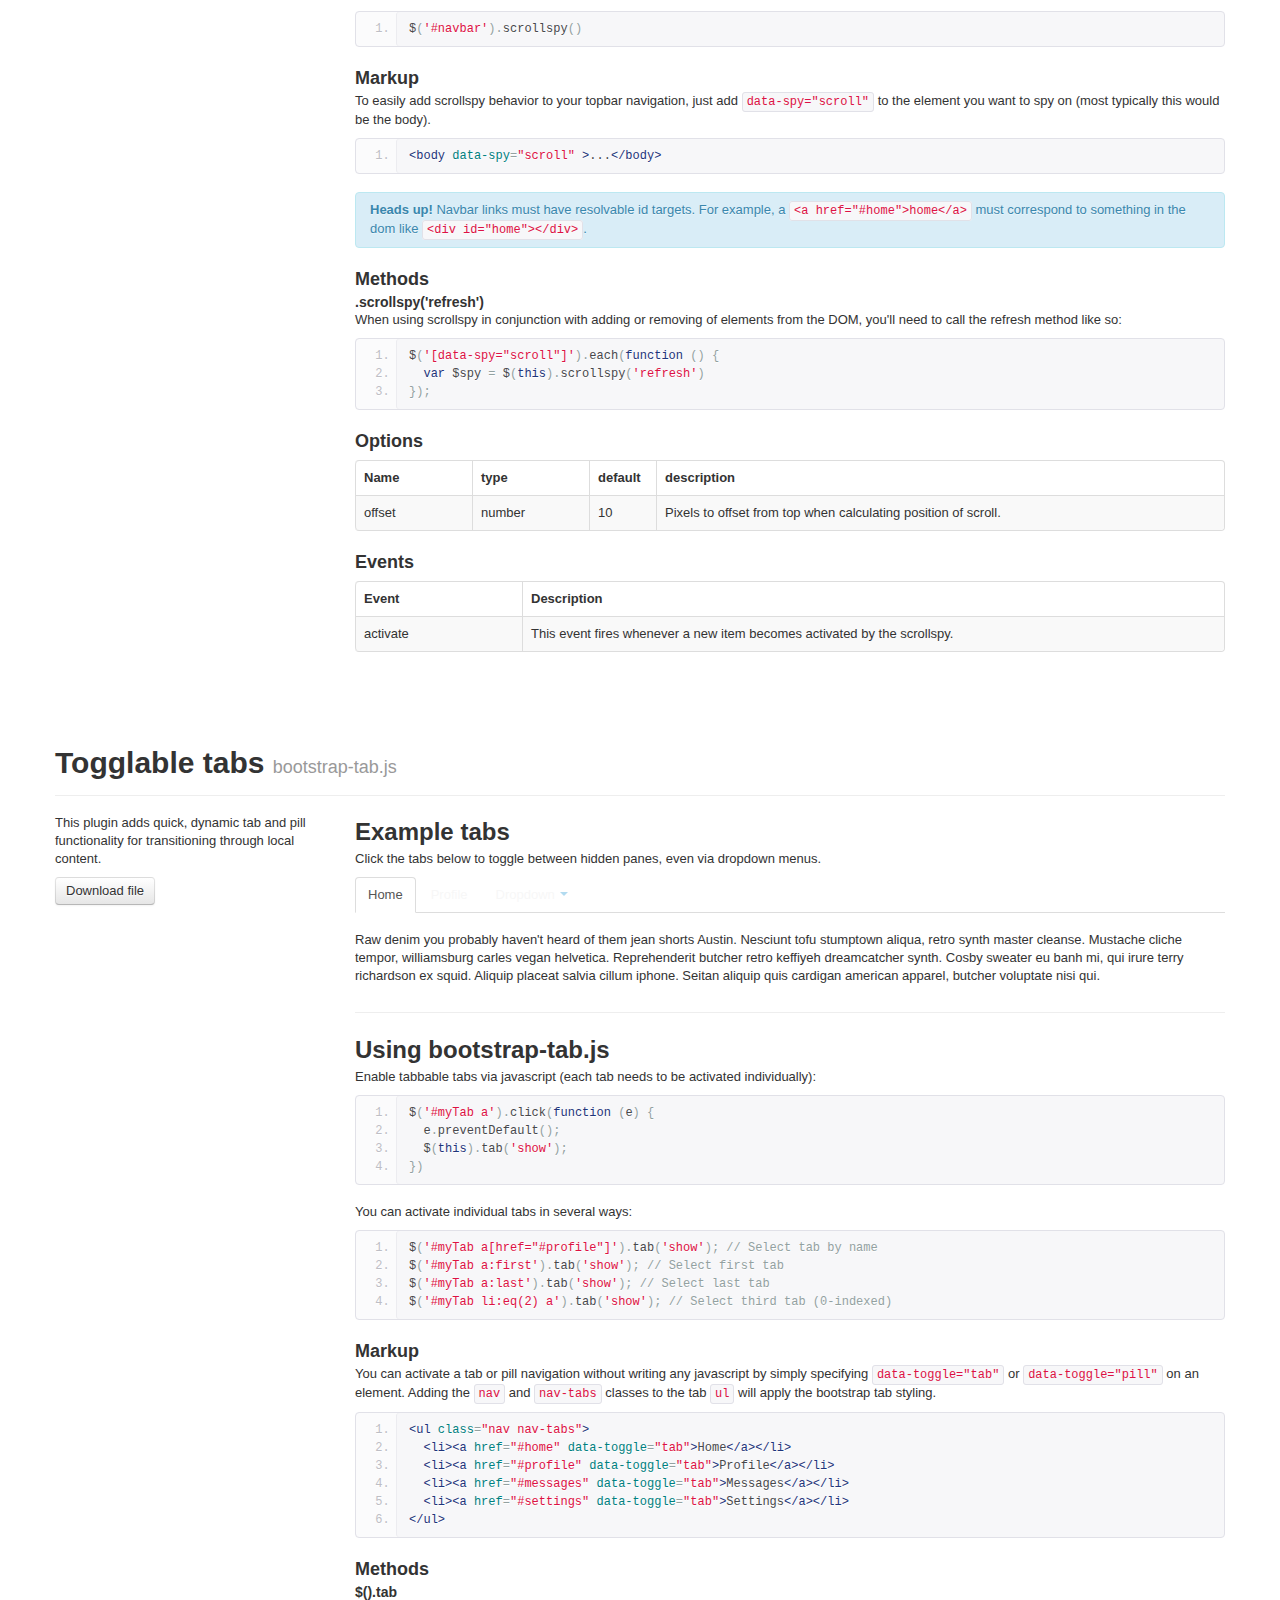
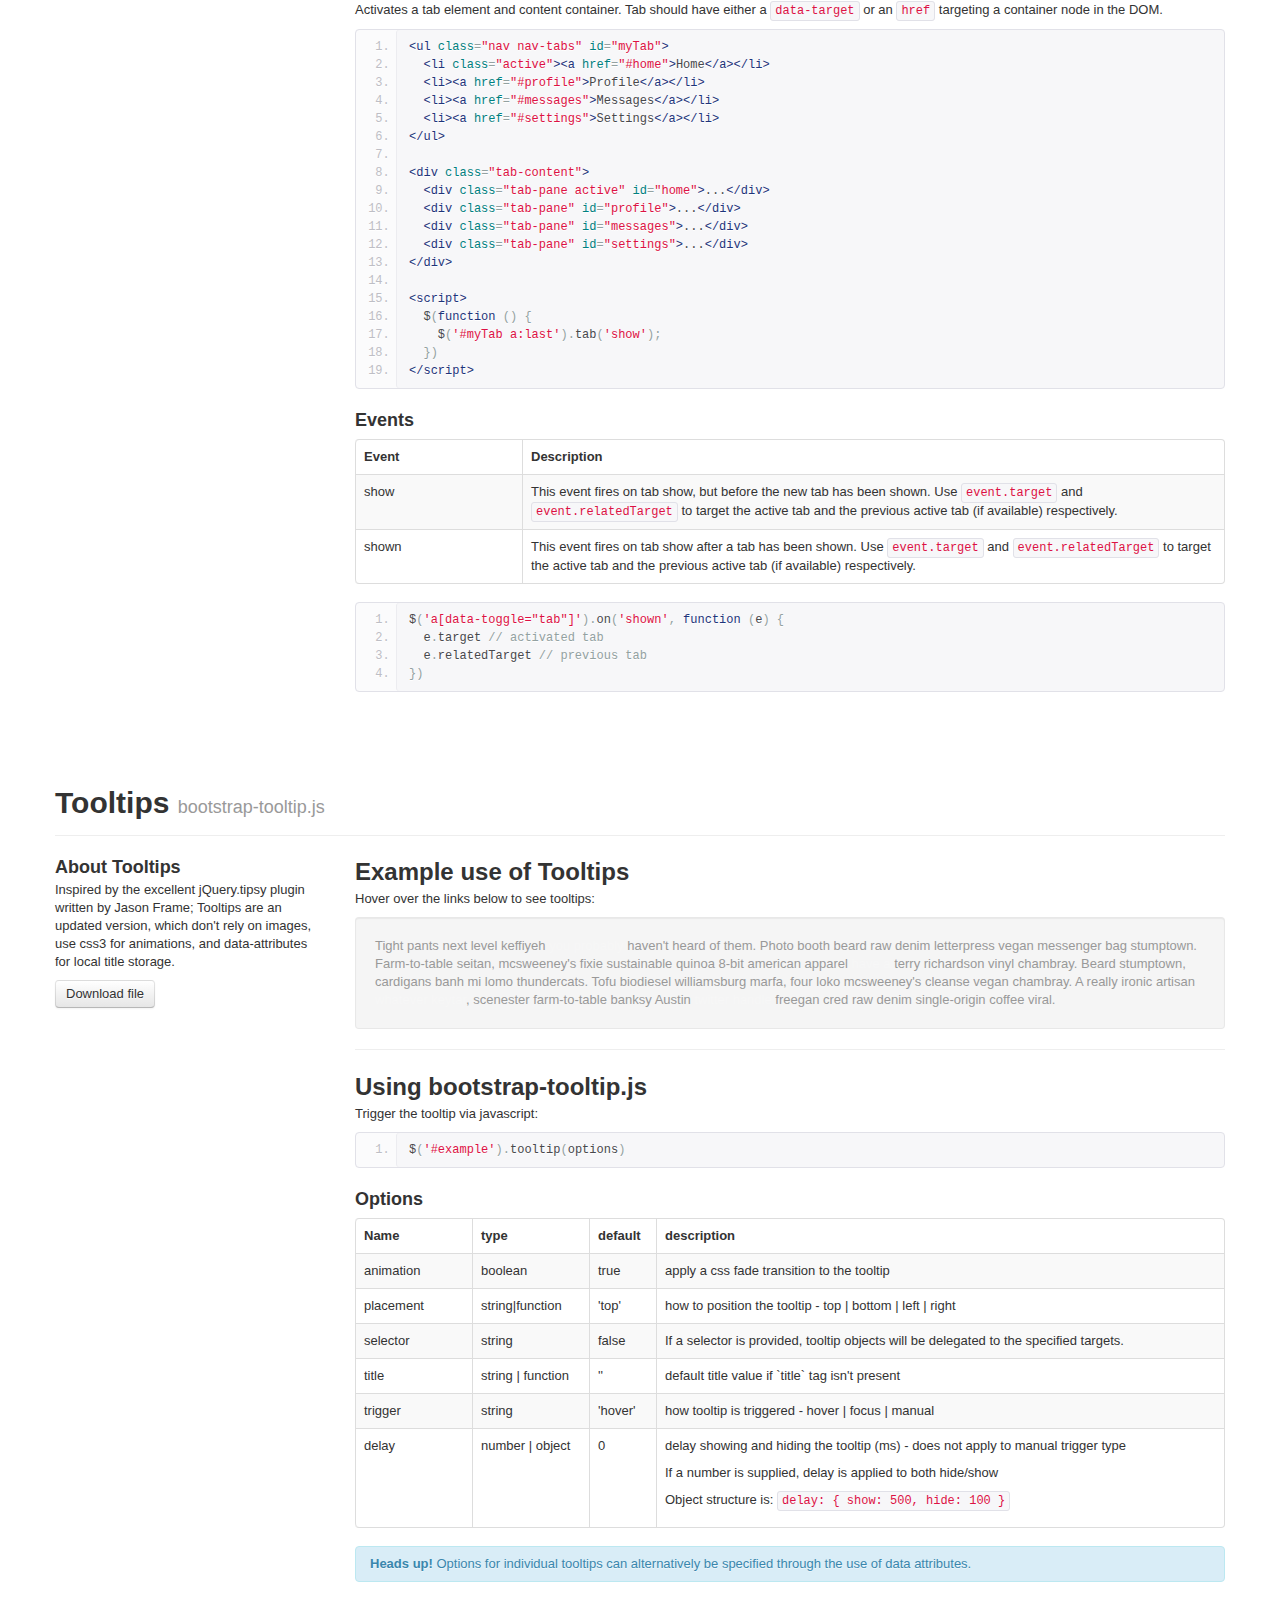
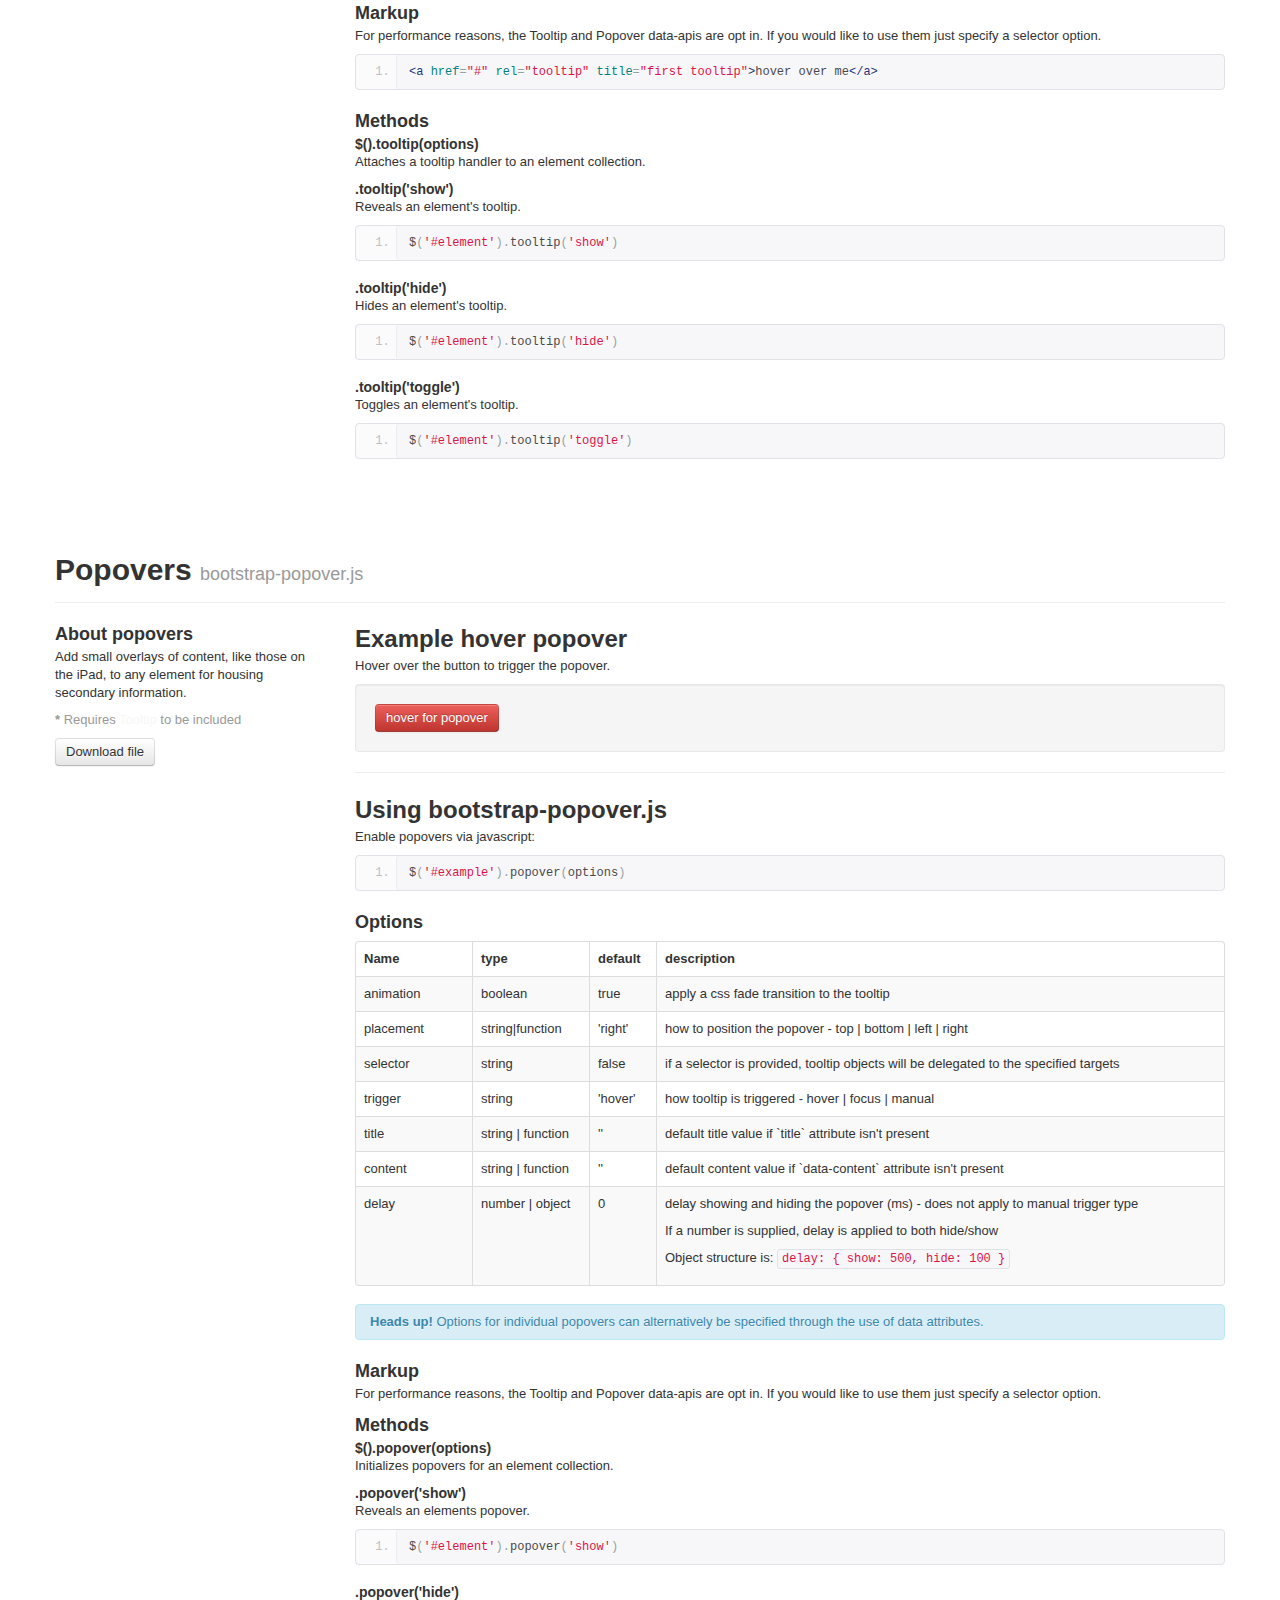
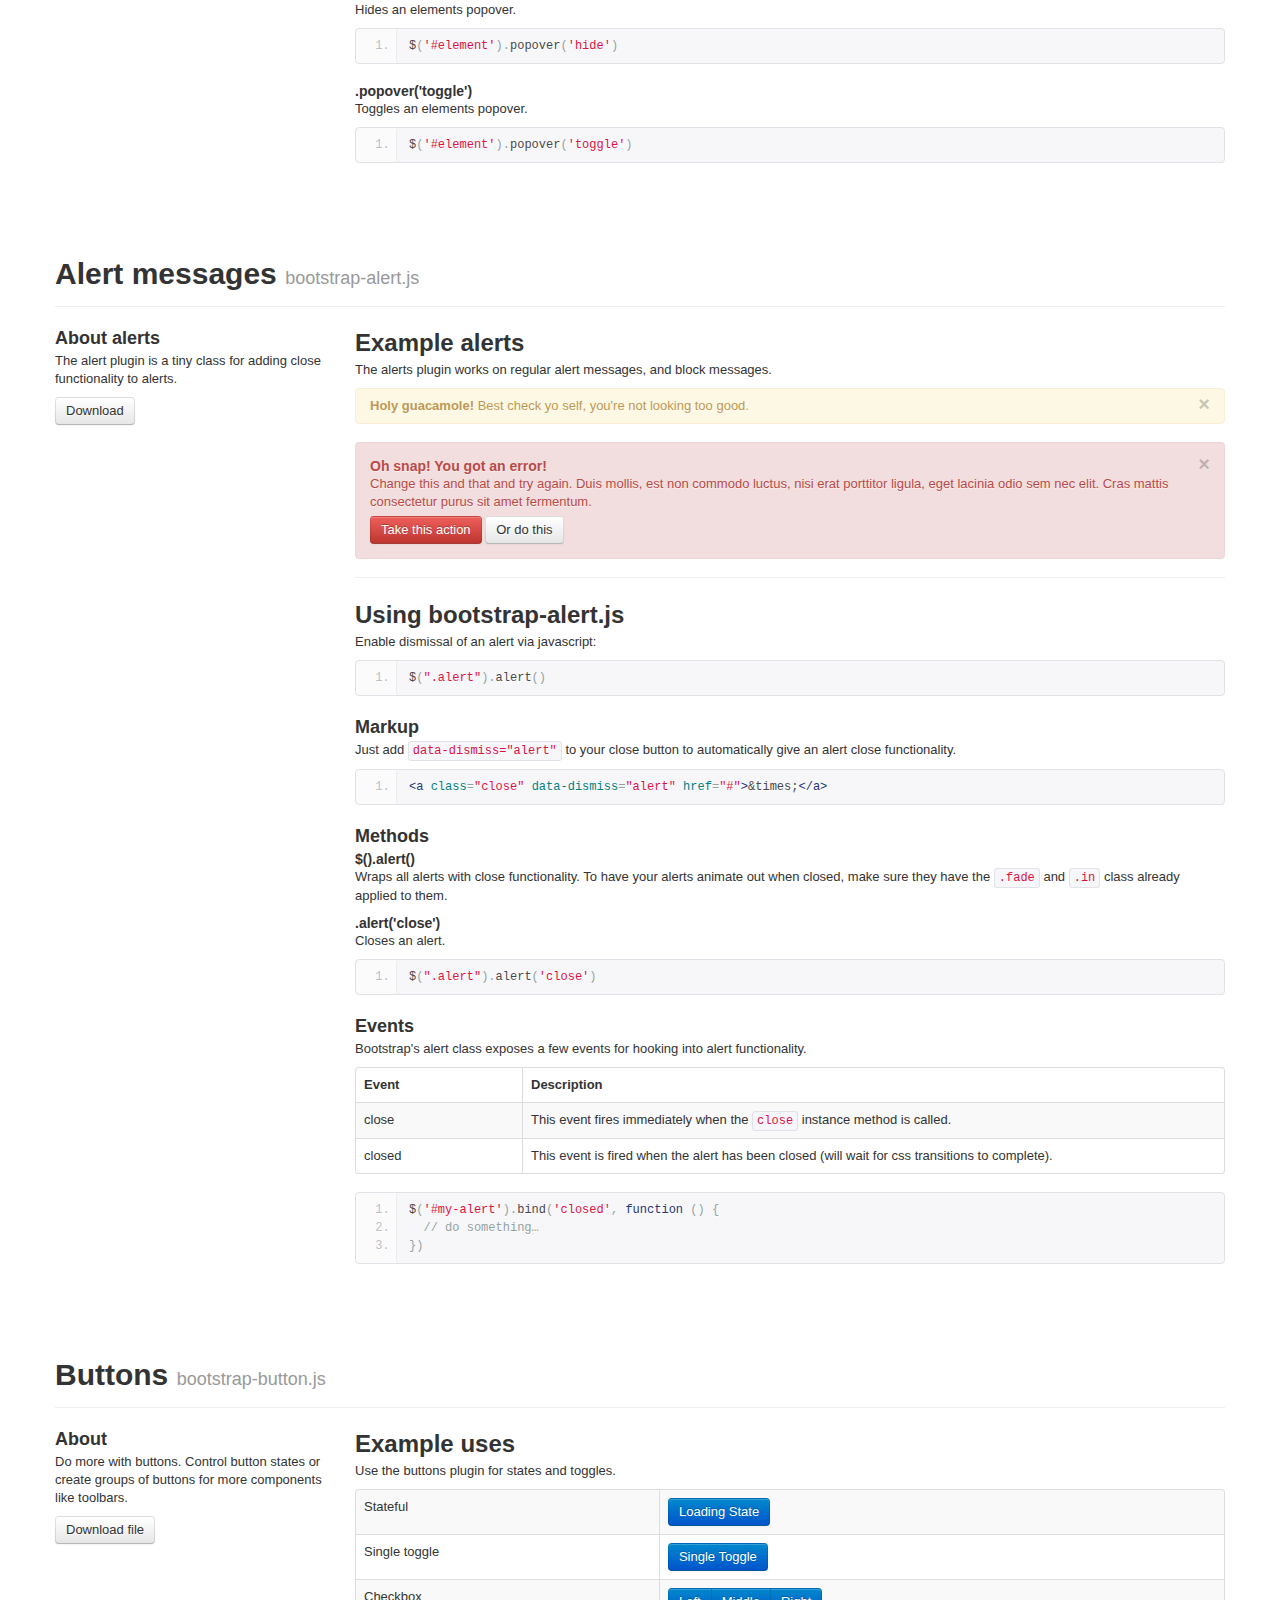
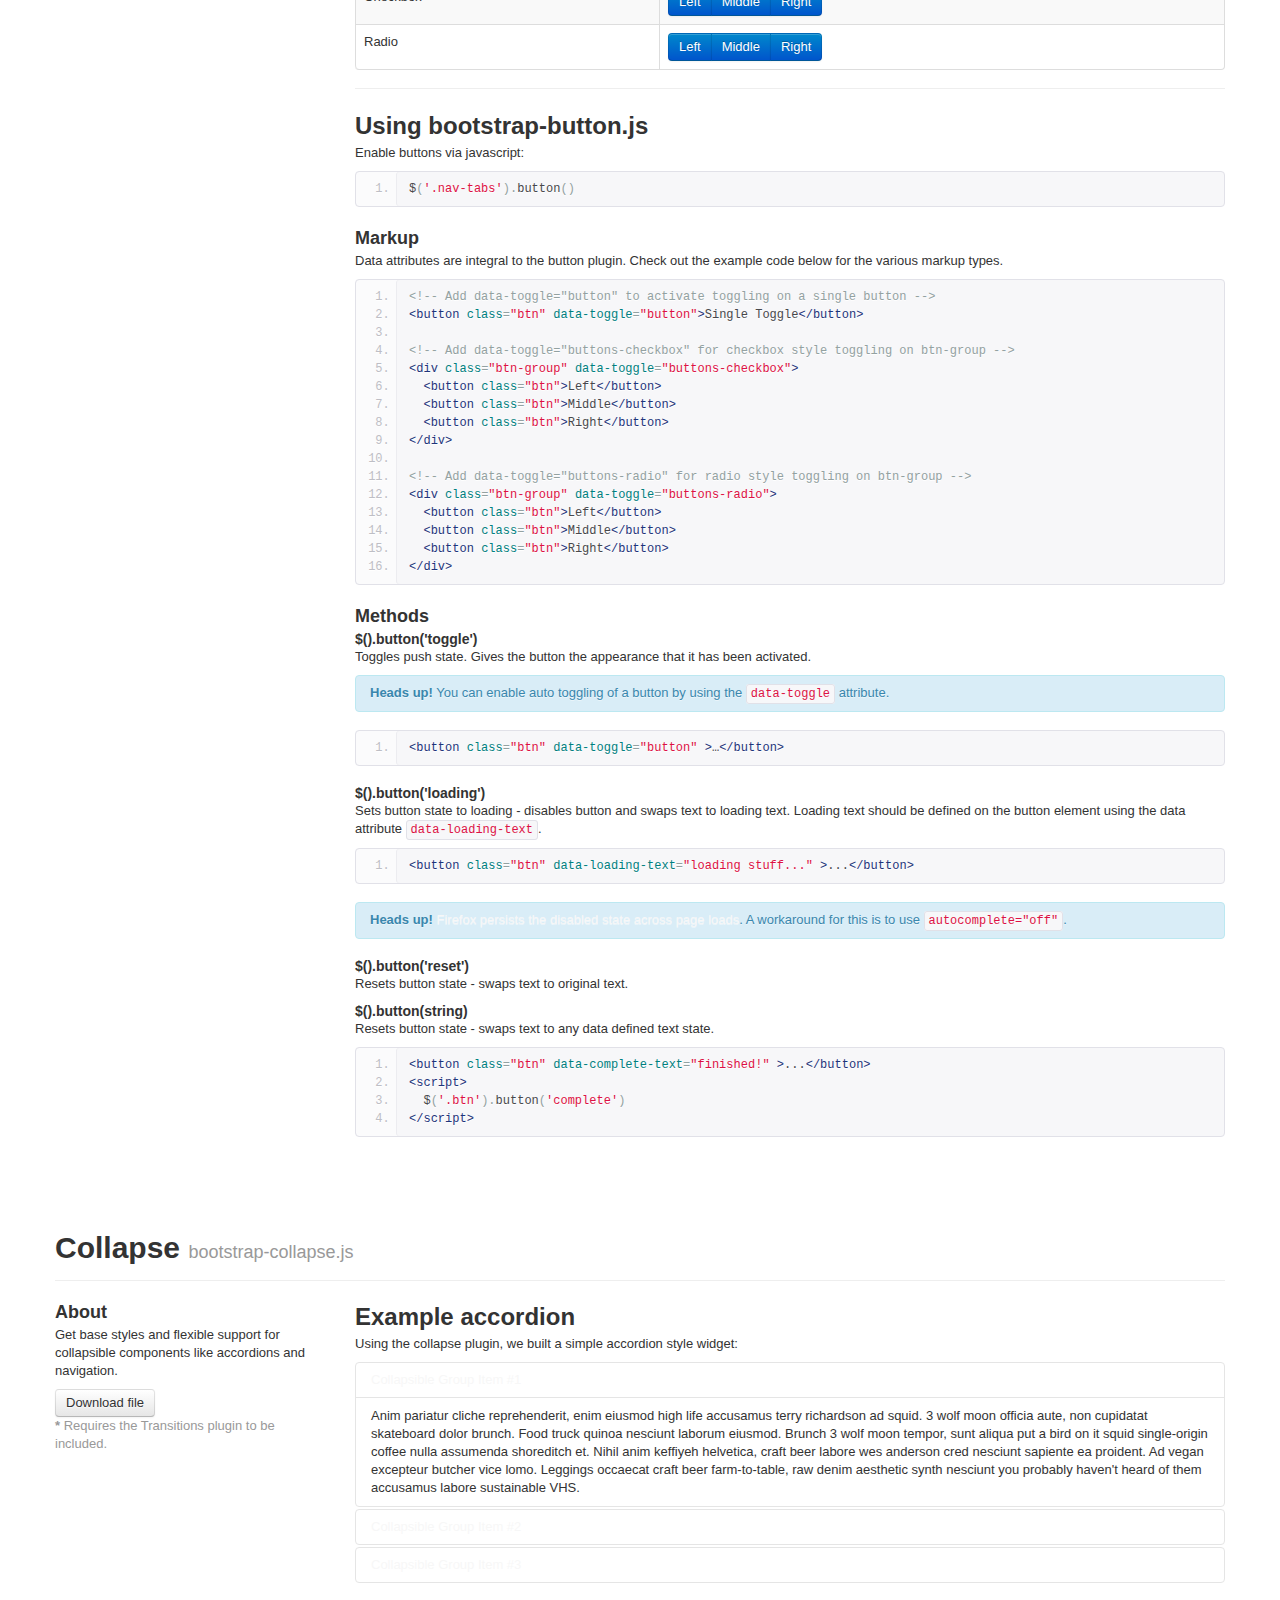
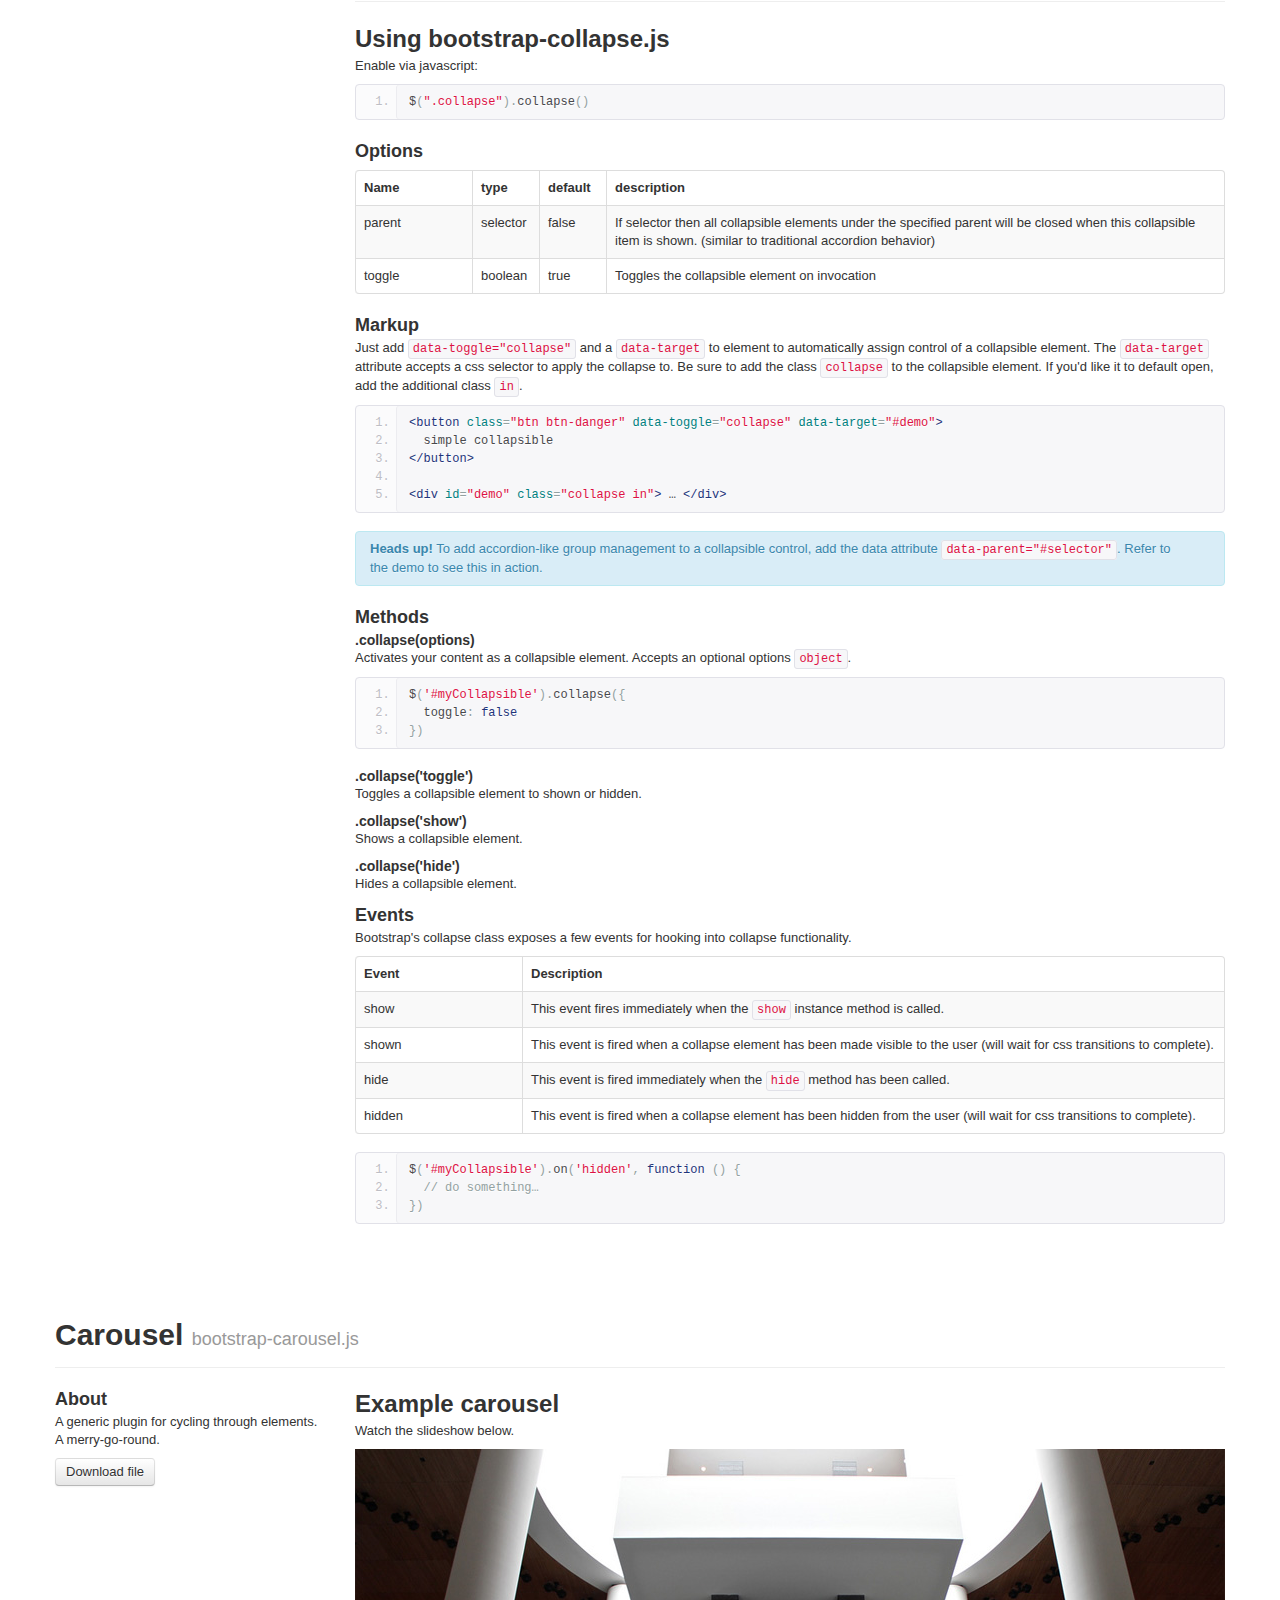
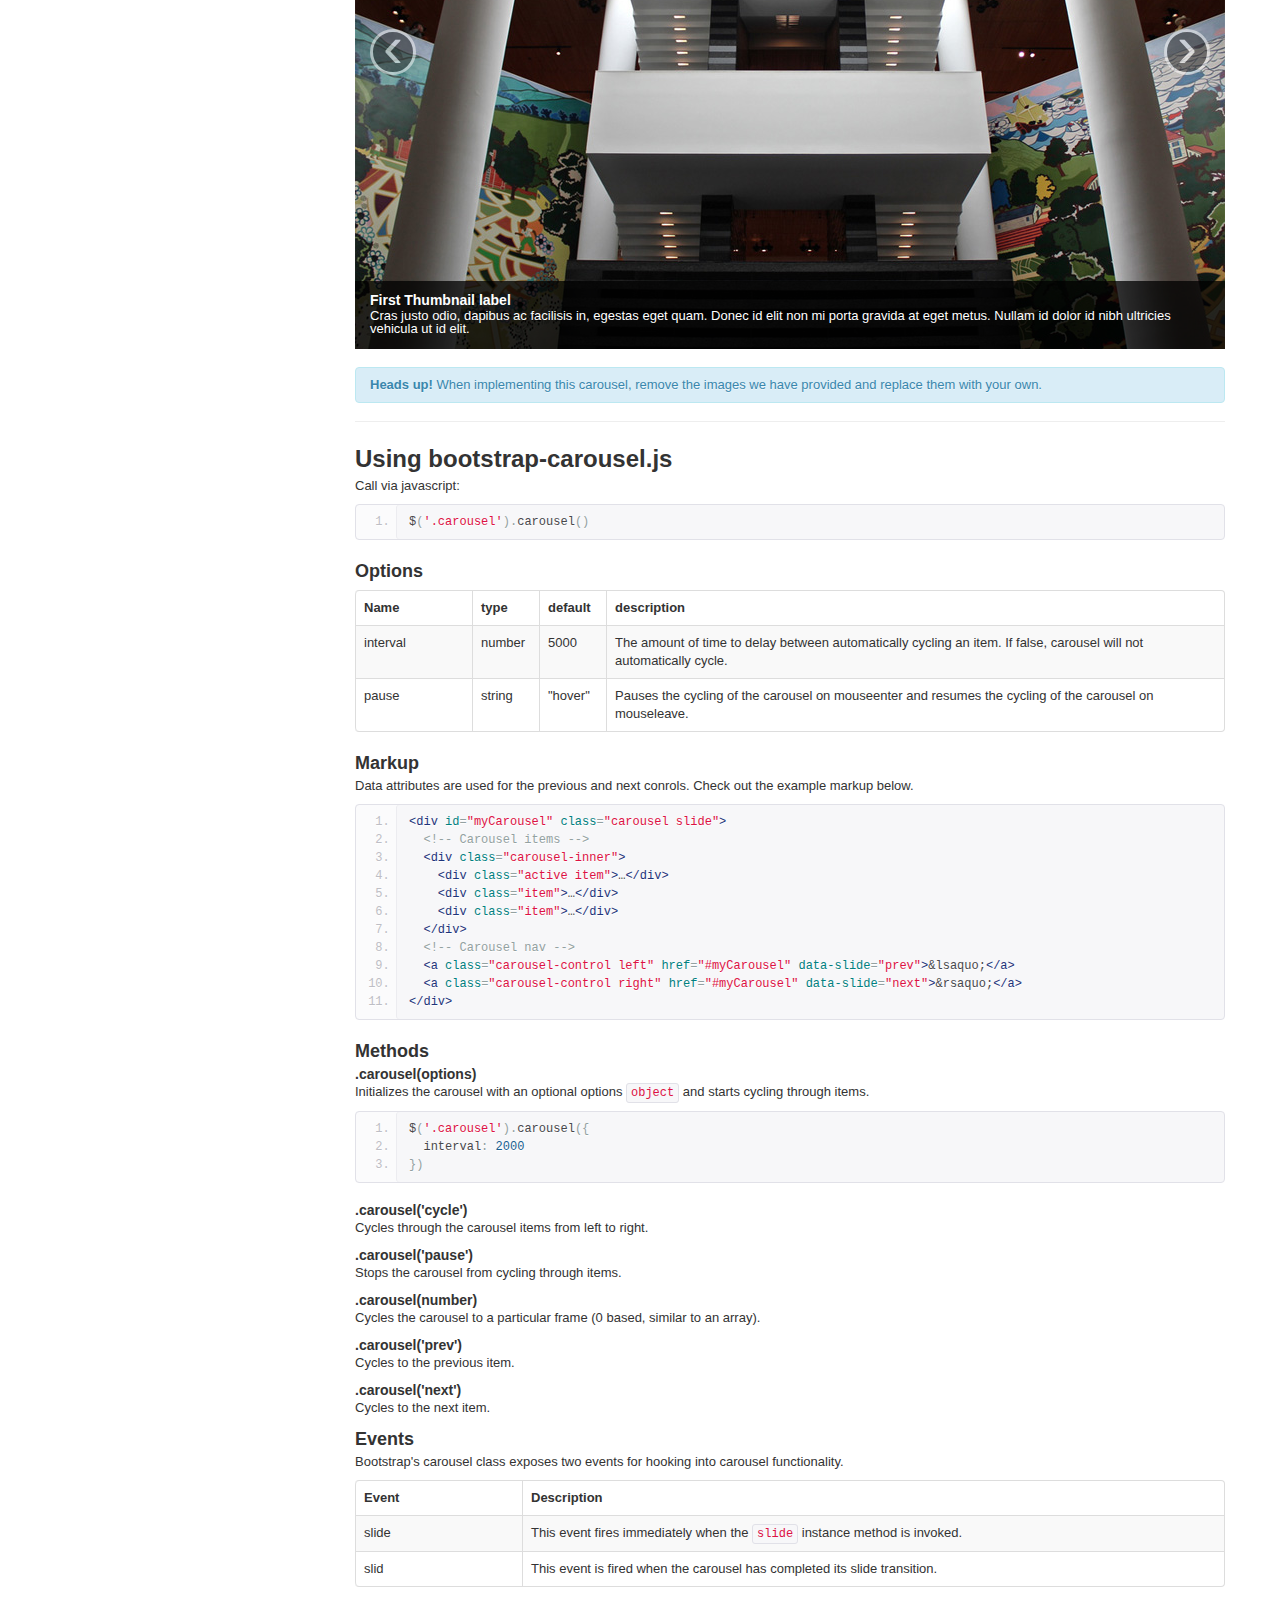
<file: layout/bootstrap/docs/javascript.html>
<!DOCTYPE html>
<html lang="en">
  <head>
    <meta charset="utf-8">
    <title>Javascript · Twitter Bootstrap</title>
    <meta name="viewport" content="width=device-width, initial-scale=1.0">
    <meta name="description" content="">
    <meta name="author" content="">

    <!-- Le styles -->
    <link href="assets/css/bootstrap.css" rel="stylesheet">
    <link href="assets/css/bootstrap-responsive.css" rel="stylesheet">
    <link href="assets/css/docs.css" rel="stylesheet">
    <link href="assets/js/google-code-prettify/prettify.css" rel="stylesheet">

    <!-- Le HTML5 shim, for IE6-8 support of HTML5 elements -->
    <!--[if lt IE 9]>
      <script src="http://html5shim.googlecode.com/svn/trunk/html5.js"></script>
    <![endif]-->

    <!-- Le fav and touch icons -->
    <link rel="shortcut icon" href="assets/ico/favicon.ico">
    <link rel="apple-touch-icon-precomposed" sizes="144x144" href="assets/ico/apple-touch-icon-144-precomposed.png">
    <link rel="apple-touch-icon-precomposed" sizes="114x114" href="assets/ico/apple-touch-icon-114-precomposed.png">
    <link rel="apple-touch-icon-precomposed" sizes="72x72" href="assets/ico/apple-touch-icon-72-precomposed.png">
    <link rel="apple-touch-icon-precomposed" href="assets/ico/apple-touch-icon-57-precomposed.png">

  </head>

  <body data-spy="scroll" data-target=".subnav" data-offset="50">


  <!-- Navbar
    ================================================== -->
    <div class="navbar navbar-fixed-top">
      <div class="navbar-inner">
        <div class="container">
          <button type="button"class="btn btn-navbar" data-toggle="collapse" data-target=".nav-collapse">
            <span class="icon-bar"></span>
            <span class="icon-bar"></span>
            <span class="icon-bar"></span>
          </button>
          <a class="brand" href="./index.html">Bootstrap</a>
          <div class="nav-collapse collapse">
            <ul class="nav">
              <li class="">
                <a href="./index.html">Overview</a>
              </li>
              <li class="">
                <a href="./scaffolding.html">Scaffolding</a>
              </li>
              <li class="">
                <a href="./base-css.html">Base CSS</a>
              </li>
              <li class="">
                <a href="./components.html">Components</a>
              </li>
              <li class="active">
                <a href="./javascript.html">Javascript plugins</a>
              </li>
              <li class="">
                <a href="./less.html">Using LESS</a>
              </li>
              <li class="divider-vertical"></li>
              <li class="">
                <a href="./download.html">Customize</a>
              </li>
              <li class="">
                <a href="./examples.html">Examples</a>
              </li>
            </ul>
          </div>
        </div>
      </div>
    </div>

    <div class="container">

      <!-- Masthead
      ================================================== -->
      <header class="jumbotron subhead" id="overview">
        <h1>Javascript for Bootstrap</h1>
        <p class="lead">Bring Bootstrap's components to life&mdash;now with 12 custom <a href="http://jquery.com/" target="_blank">jQuery</a> plugins.
        <div class="subnav">
          <ul class="nav nav-pills">
            <li><a href="#javascript">All plugins</a></li>
            <li><a href="#modals">Modal</a></li>
            <li><a href="#dropdowns">Dropdown</a></li>
            <li><a href="#scrollspy">Scrollspy</a></li>
            <li><a href="#tabs">Tab</a></li>
            <li><a href="#tooltips">Tooltip</a></li>
            <li><a href="#popovers">Popover</a></li>
            <li><a href="#alerts">Alert</a></li>
            <li><a href="#buttons">Button</a></li>
            <li><a href="#collapse">Collapse</a></li>
            <li><a href="#carousel">Carousel</a></li>
            <li><a href="#typeahead">Typeahead</a></li>
          </ul>
        </div>
      </header>


      <!-- Using Javascript w/ Bootstrap
      ================================================== -->
      <section id="javascript">
        <div class="page-header">
          <h1>jQuery plugins <small>A dozen Bootstrap plugins to get you started</small></h1>
        </div>
      <div class="row">
        <div class="span3">
          <h3><a href="./javascript.html#modals">Modals</a></h3>
          <p>A streamlined, but flexible, take on the traditional javascript modal plugin with only the minimum required functionality and smart defaults.</p>
        </div>
        <div class="span3">
          <h3><a href="./javascript.html#dropdowns">Dropdowns</a></h3>
          <p>Add dropdown menus to nearly anything in Bootstrap with this simple plugin. Bootstrap features full dropdown menu support on in the navbar, tabs, and pills.</p>
        </div>
        <div class="span3">
          <h3><a href="./javascript.html#scrollspy">Scrollspy</a></h3>
          <p>Use scrollspy to automatically update the links in your navbar to show the current active link based on scroll position.</p>
        </div>
        <div class="span3">
          <h3><a href="./javascript.html#tabs">Togglable tabs</a></h3>
          <p>Use this plugin to make tabs and pills more useful by allowing them to toggle through tabbable panes of local content.</p>
        </div>
      </div> <!-- /row -->
      <div class="row">
        <div class="span3">
          <h3><a href="./javascript.html#tooltips">Tooltips</a></h3>
          <p>A new take on the jQuery Tipsy plugin, Tooltips don't rely on images&mdash;they use CSS3 for animations and data-attributes for local title storage.</p>
        </div>
        <div class="span3">
          <h3><a href="./javascript.html#popovers">Popovers</a> <small class="muted">*</small></h3>
          <p>Add small overlays of content, like those on the iPad, to any element for housing secondary information.</p>
          <p class="muted"><strong>*</strong> Requires <a href="#tooltips">Tooltips</a> to be included</p>
        </div>
        <div class="span3">
          <h3><a href="./javascript.html#alerts">Alert messages</a></h3>
          <p>The alert plugin is a tiny class for adding close functionality to alerts.</p>
        </div>
        <div class="span3">
          <h3><a href="./javascript.html#buttons">Buttons</a></h3>
          <p>Do more with buttons. Control button states or create groups of buttons for more components like toolbars.</p>
        </div>
      </div> <!-- /row -->
      <div class="row" style="margin-bottom: 9px;">
        <div class="span3">
          <h3><a href="./javascript.html#collapse">Collapse</a></h3>
          <p>Get base styles and flexible support for collapsible components like accordions and navigation.</p>
        </div>
        <div class="span3">
          <h3><a href="./javascript.html#carousel">Carousel</a></h3>
          <p>Create a merry-go-round of any content you wish to provide an interactive slideshow of content.</p>
        </div>
        <div class="span3">
          <h3><a href="./javascript.html#typeahead">Typeahead</a></h3>
          <p>A basic, easily extended plugin for quickly creating elegant typeaheads with any form text input.</p>
        </div>
        <div class="span3">
          <h3>Transitions <small class="muted">*</small></h3>
          <p>For simple transition effects, include bootstrap-transition.js once to slide in modals or fade out alerts.</p>
          <p class="muted"><strong>*</strong> Required for animation in plugins</p>
        </div>
      </div> <!-- /row -->
      <div class="alert alert-info"><strong>Heads up!</strong> All javascript plugins require the latest version of jQuery.</div>
    </section>



    <!-- Modal
    ================================================== -->
    <section id="modals">
      <div class="page-header">
        <h1>Modals <small>bootstrap-modal.js</small></h1>
      </div>
      <div class="row">
        <div class="span3 columns">
          <h3>About modals</h3>
          <p>A streamlined, but flexible, take on the traditional javascript modal plugin with only the minimum required functionality and smart defaults.</p>
          <a href="assets/js/bootstrap-modal.js" target="_blank" class="btn">Download file</a>
        </div>
        <div class="span9 columns">
          <h2>Static example</h2>
          <p>Below is a statically rendered modal.</p>
          <div class="well modal-example" style="background-color: #888; border: none;">
            <div class="modal" style="position: relative; top: auto; left: auto; margin: 0 auto; z-index: 1; max-width: 100%;">
              <div class="modal-header">
                <button type="button" class="close" data-dismiss="modal">&times;</button>
                <h3>Modal header</h3>
              </div>
              <div class="modal-body">
                <p>One fine body…</p>
              </div>
              <div class="modal-footer">
                <a href="#" class="btn">Close</a>
                <a href="#" class="btn btn-primary">Save changes</a>
              </div>
            </div>
          </div> <!-- /well -->

          <h2>Live demo</h2>
          <p>Toggle a modal via javascript by clicking the button below. It will slide down and fade in from the top of the page.</p>
          <!-- sample modal content -->
          <div id="myModal" class="modal hide fade">
            <div class="modal-header">
              <button type="button" class="close" data-dismiss="modal">&times;</button>
              <h3>Modal Heading</h3>
            </div>
            <div class="modal-body">
              <h4>Text in a modal</h4>
              <p>Duis mollis, est non commodo luctus, nisi erat porttitor ligula, eget lacinia odio sem.</p>

              <h4>Popover in a modal</h4>
              <p>This <a href="#" class="btn popover-test" title="A Title" data-content="And here's some amazing content. It's very engaging. right?">button</a> should trigger a popover on hover.</p>

              <h4>Tooltips in a modal</h4>
              <p><a href="#" class="tooltip-test" title="Tooltip">This link</a> and <a href="#" class="tooltip-test" title="Tooltip">that link</a> should have tooltips on hover.</p>

              <hr>

              <h4>Overflowing text to show optional scrollbar</h4>
              <p>We set a fixed <code>max-height</code> on the <code>.modal-body</code>. Watch it overflow with all this extra lorem ipsum text we've included.</p>
              <p>Cras mattis consectetur purus sit amet fermentum. Cras justo odio, dapibus ac facilisis in, egestas eget quam. Morbi leo risus, porta ac consectetur ac, vestibulum at eros.</p>
              <p>Praesent commodo cursus magna, vel scelerisque nisl consectetur et. Vivamus sagittis lacus vel augue laoreet rutrum faucibus dolor auctor.</p>
              <p>Aenean lacinia bibendum nulla sed consectetur. Praesent commodo cursus magna, vel scelerisque nisl consectetur et. Donec sed odio dui. Donec ullamcorper nulla non metus auctor fringilla.</p>
              <p>Cras mattis consectetur purus sit amet fermentum. Cras justo odio, dapibus ac facilisis in, egestas eget quam. Morbi leo risus, porta ac consectetur ac, vestibulum at eros.</p>
              <p>Praesent commodo cursus magna, vel scelerisque nisl consectetur et. Vivamus sagittis lacus vel augue laoreet rutrum faucibus dolor auctor.</p>
              <p>Aenean lacinia bibendum nulla sed consectetur. Praesent commodo cursus magna, vel scelerisque nisl consectetur et. Donec sed odio dui. Donec ullamcorper nulla non metus auctor fringilla.</p>
            </div>
            <div class="modal-footer">
              <a href="#" class="btn" data-dismiss="modal" >Close</a>
              <a href="#" class="btn btn-primary">Save changes</a>
            </div>
          </div>
          <a data-toggle="modal" href="#myModal" class="btn btn-primary btn-large">Launch demo modal</a>

          <hr>

          <h2>Using bootstrap-modal</h2>
          <p>Call the modal via javascript:</p>
          <pre class="prettyprint linenums">$('#myModal').modal(options)</pre>
          <h3>Options</h3>
          <table class="table table-bordered table-striped">
            <thead>
             <tr>
               <th style="width: 100px;">Name</th>
               <th style="width: 50px;">type</th>
               <th style="width: 50px;">default</th>
               <th>description</th>
             </tr>
            </thead>
            <tbody>
             <tr>
               <td>backdrop</td>
               <td>boolean</td>
               <td>true</td>
               <td>Includes a modal-backdrop element. Alternatively, specify <code>static</code> for a backdrop which doesn't close the modal on click.</td>
             </tr>
             <tr>
               <td>keyboard</td>
               <td>boolean</td>
               <td>true</td>
               <td>Closes the modal when escape key is pressed</td>
             </tr>
             <tr>
               <td>show</td>
               <td>boolean</td>
               <td>true</td>
               <td>Shows the modal when initialized.</td>
             </tr>
            </tbody>
          </table>
          <h3>Markup</h3>
          <p>You can activate modals on your page easily without having to write a single line of javascript. Just set <code>data-toggle="modal"</code> on a controller element with a <code>data-target="#foo"</code> or <code>href="#foo"</code> which corresponds to a modal element id, and when clicked, it will launch your modal.</p>
          <p>Also, to add options to your modal instance, just include them as additional data attributes on either the control element or the modal markup itself.</p>
<pre class="prettyprint linenums">
&lt;a class="btn" data-toggle="modal" href="#myModal" &gt;Launch Modal&lt;/a&gt;
</pre>

<pre class="prettyprint linenums">
&lt;div class="modal hide" id="myModal"&gt;
  &lt;div class="modal-header"&gt;
    &lt;button type="button" class="close" data-dismiss="modal"&gt;&times;&lt;/button&gt;
    &lt;h3&gt;Modal header&lt;/h3&gt;
  &lt;/div&gt;
  &lt;div class="modal-body"&gt;
    &lt;p&gt;One fine body…&lt;/p&gt;
  &lt;/div&gt;
  &lt;div class="modal-footer"&gt;
    &lt;a href="#" class="btn" data-dismiss="modal"&gt;Close&lt;/a&gt;
    &lt;a href="#" class="btn btn-primary"&gt;Save changes&lt;/a&gt;
  &lt;/div&gt;
&lt;/div&gt;
</pre>
          <div class="alert alert-info">
            <strong>Heads up!</strong> If you want your modal to animate in and out, just add a <code>.fade</code> class to the <code>.modal</code> element (refer to the demo to see this in action) and include bootstrap-transition.js.
          </div>
          <h3>Methods</h3>
          <h4>.modal(options)</h4>
          <p>Activates your content as a modal. Accepts an optional options <code>object</code>.</p>
<pre class="prettyprint linenums">
$('#myModal').modal({
  keyboard: false
})</pre>
          <h4>.modal('toggle')</h4>
          <p>Manually toggles a modal.</p>
          <pre class="prettyprint linenums">$('#myModal').modal('toggle')</pre>
          <h4>.modal('show')</h4>
          <p>Manually opens a modal.</p>
          <pre class="prettyprint linenums">$('#myModal').modal('show')</pre>
          <h4>.modal('hide')</h4>
          <p>Manually hides a modal.</p>
          <pre class="prettyprint linenums">$('#myModal').modal('hide')</pre>
          <h3>Events</h3>
          <p>Bootstrap's modal class exposes a few events for hooking into modal functionality.</p>
          <table class="table table-bordered table-striped">
            <thead>
             <tr>
               <th style="width: 150px;">Event</th>
               <th>Description</th>
             </tr>
            </thead>
            <tbody>
             <tr>
               <td>show</td>
               <td>This event fires immediately when the <code>show</code> instance method is called.</td>
             </tr>
             <tr>
               <td>shown</td>
               <td>This event is fired when the modal has been made visible to the user (will wait for css transitions to complete).</td>
             </tr>
             <tr>
               <td>hide</td>
               <td>This event is fired immediately when the <code>hide</code> instance method has been called.</td>
             </tr>
             <tr>
               <td>hidden</td>
               <td>This event is fired when the modal has finished being hidden from the user (will wait for css transitions to complete).</td>
             </tr>
            </tbody>
          </table>

<pre class="prettyprint linenums">
$('#myModal').on('hidden', function () {
  // do something…
})</pre>
        </div>
      </div>
    </section>



    <!-- Dropdown
    ================================================== -->
    <section id="dropdowns">
      <div class="page-header">
        <h1>Dropdowns <small>bootstrap-dropdown.js</small></h1>
      </div>
      <div class="row">
        <div class="span3 columns">
          <h3>About dropdowns</h3>
          <p>Add dropdown menus to nearly anything in Bootstrap with this simple plugin. Bootstrap features full dropdown menu support on in the navbar, tabs, and pills.</p>
          <a href="assets/js/bootstrap-dropdown.js" target="_blank" class="btn">Download file</a>
        </div>
        <div class="span9 columns">
          <h2>Examples</h2>
          <p>Click on the dropdown nav links in the navbar and pills below to test dropdowns.</p>
          <div id="navbar-example" class="navbar navbar-static">
            <div class="navbar-inner">
              <div class="container" style="width: auto;">
                <a class="brand" href="#">Project Name</a>
                <ul class="nav">
                  <li class="dropdown">
                    <a href="#" class="dropdown-toggle" data-toggle="dropdown">Dropdown <b class="caret"></b></a>
                    <ul class="dropdown-menu">
                      <li><a href="#">Action</a></li>
                      <li><a href="#">Another action</a></li>
                      <li><a href="#">Something else here</a></li>
                      <li class="divider"></li>
                      <li><a href="#">Separated link</a></li>
                    </ul>
                  </li>
                  <li class="dropdown">
                    <a href="#" class="dropdown-toggle" data-toggle="dropdown">Dropdown 2 <b class="caret"></b></a>
                    <ul class="dropdown-menu">
                      <li><a href="#">Action</a></li>
                      <li><a href="#">Another action</a></li>
                      <li><a href="#">Something else here</a></li>
                      <li class="divider"></li>
                      <li><a href="#">Separated link</a></li>
                    </ul>
                  </li>
                </ul>
                <ul class="nav pull-right">
                  <li id="fat-menu" class="dropdown">
                    <a href="#" class="dropdown-toggle" data-toggle="dropdown">Dropdown 3 <b class="caret"></b></a>
                    <ul class="dropdown-menu">
                      <li><a href="#">Action</a></li>
                      <li><a href="#">Another action</a></li>
                      <li><a href="#">Something else here</a></li>
                      <li class="divider"></li>
                      <li><a href="#">Separated link</a></li>
                    </ul>
                  </li>
                </ul>
              </div>
            </div>
          </div> <!-- /navbar-example -->

          <ul class="nav nav-pills">
            <li class="active"><a href="#">Regular link</a></li>
            <li class="dropdown">
              <a class="dropdown-toggle" data-toggle="dropdown" href="#">Dropdown <b class="caret"></b></a>
              <ul id="menu1" class="dropdown-menu">
                <li><a href="#">Action</a></li>
                <li><a href="#">Another action</a></li>
                <li><a href="#">Something else here</a></li>
                <li class="divider"></li>
                <li><a href="#">Separated link</a></li>
              </ul>
            </li>
            <li class="dropdown">
              <a class="dropdown-toggle" data-toggle="dropdown" href="#">Dropdown 2 <b class="caret"></b></a>
              <ul id="menu2" class="dropdown-menu">
                <li><a href="#">Action</a></li>
                <li><a href="#">Another action</a></li>
                <li><a href="#">Something else here</a></li>
                <li class="divider"></li>
                <li><a href="#">Separated link</a></li>
              </ul>
            </li>
            <li class="dropdown">
              <a class="dropdown-toggle" data-toggle="dropdown" href="#">Dropdown 3 <b class="caret"></b></a>
              <ul id="menu3" class="dropdown-menu">
                <li><a href="#">Action</a></li>
                <li><a href="#">Another action</a></li>
                <li><a href="#">Something else here</a></li>
                <li class="divider"></li>
                <li><a href="#">Separated link</a></li>
              </ul>
            </li>
          </ul> <!-- /tabs -->

          <hr>

          <h2>Using bootstrap-dropdown.js</h2>
          <p>Call the dropdowns via javascript:</p>
          <pre class="prettyprint linenums">$('.dropdown-toggle').dropdown()</pre>
          <h3>Markup</h3>
          <p>To quickly add dropdown functionality to any element just add <code>data-toggle="dropdown"</code> and any valid bootstrap dropdown will automatically be activated.</p>
          <div class="alert alert-info">
            <strong>Heads up!</strong> You may optionally target a specific dropdown by using <code>data-target="#fat"</code> or <code>href="#fat"</code>.
          </div>

<pre class="prettyprint linenums">
&lt;ul class="nav nav-pills"&gt;
  &lt;li class="active"&gt;&lt;a href="#"&gt;Regular link&lt;/a&gt;&lt;/li&gt;
  &lt;li class="dropdown" id="menu1"&gt;
    &lt;a class="dropdown-toggle" data-toggle="dropdown" href="#menu1"&gt;
      Dropdown
      &lt;b class="caret"&gt;&lt;/b&gt;
    &lt;/a&gt;
    &lt;ul class="dropdown-menu"&gt;
      &lt;li&gt;&lt;a href="#"&gt;Action&lt;/a&gt;&lt;/li&gt;
      &lt;li&gt;&lt;a href="#"&gt;Another action&lt;/a&gt;&lt;/li&gt;
      &lt;li&gt;&lt;a href="#"&gt;Something else here&lt;/a&gt;&lt;/li&gt;
      &lt;li class="divider"&gt;&lt;/li&gt;
      &lt;li&gt;&lt;a href="#"&gt;Separated link&lt;/a&gt;&lt;/li&gt;
    &lt;/ul&gt;
  &lt;/li&gt;
  ...
&lt;/ul&gt;</pre>
          <p>To keep URLs intact, use the <code>data-target</code> attribute instead of <code>href="#"</code>.</p>
<pre class="prettyprint linenums">
&lt;ul class="nav nav-pills"&gt;
  &lt;li class="dropdown"&gt;
    &lt;a class="dropdown-toggle" data-toggle="dropdown" data-target="#" href="path/to/page.html"&gt;
      Dropdown
      &lt;b class="caret"&gt;&lt;/b&gt;
    &lt;/a&gt;
    &lt;ul class="dropdown-menu"&gt;
      ...
    &lt;/ul&gt;
  &lt;/li&gt;
&lt;/ul&gt;
</pre>
          <h3>Methods</h3>
          <h4>$().dropdown()</h4>
          <p>A programatic api for activating menus for a given navbar or tabbed navigation.</p>
        </div>
      </div>
    </section>



   <!-- ScrollSpy
    ================================================== -->
    <section id="scrollspy">
      <div class="page-header">
        <h1>ScrollSpy <small>bootstrap-scrollspy.js</small></h1>
      </div>
      <div class="row">
        <div class="span3 columns">
          <p>The ScrollSpy plugin is for automatically updating nav targets based on scroll position.</p>
          <a href="assets/js/bootstrap-scrollspy.js" target="_blank" class="btn">Download file</a>
        </div>
        <div class="span9 columns">
          <h2>Example navbar with scrollspy</h2>
          <p>Scroll the area below and watch the navigation update. The dropdown sub items will be highlighted as well. Try it!</p>
          <div id="navbarExample" class="navbar navbar-static">
            <div class="navbar-inner">
              <div class="container" style="width: auto;">
                <a class="brand" href="#">Project Name</a>
                <ul class="nav">
                  <li><a href="#fat">@fat</a></li>
                  <li><a href="#mdo">@mdo</a></li>
                  <li class="dropdown">
                    <a href="#" class="dropdown-toggle" data-toggle="dropdown">Dropdown <b class="caret"></b></a>
                    <ul class="dropdown-menu">
                      <li><a href="#one">one</a></li>
                      <li><a href="#two">two</a></li>
                      <li class="divider"></li>
                      <li><a href="#three">three</a></li>
                    </ul>
                  </li>
                </ul>
              </div>
            </div>
          </div>
          <div data-spy="scroll" data-target="#navbarExample" data-offset="0" class="scrollspy-example">
            <h4 id="fat">@fat</h4>
            <p>
            Ad leggings keytar, brunch id art party dolor labore. Pitchfork yr enim lo-fi before they sold out qui. Tumblr farm-to-table bicycle rights whatever. Anim keffiyeh carles cardigan. Velit seitan mcsweeney's photo booth 3 wolf moon irure. Cosby sweater lomo jean shorts, williamsburg hoodie minim qui you probably haven't heard of them et cardigan trust fund culpa biodiesel wes anderson aesthetic. Nihil tattooed accusamus, cred irony biodiesel keffiyeh artisan ullamco consequat.
            </p>
            <h4 id="mdo">@mdo</h4>
            <p>
            Veniam marfa mustache skateboard, adipisicing fugiat velit pitchfork beard. Freegan beard aliqua cupidatat mcsweeney's vero. Cupidatat four loko nisi, ea helvetica nulla carles. Tattooed cosby sweater food truck, mcsweeney's quis non freegan vinyl. Lo-fi wes anderson +1 sartorial. Carles non aesthetic exercitation quis gentrify. Brooklyn adipisicing craft beer vice keytar deserunt.
            </p>
            <h4 id="one">one</h4>
            <p>
            Occaecat commodo aliqua delectus. Fap craft beer deserunt skateboard ea. Lomo bicycle rights adipisicing banh mi, velit ea sunt next level locavore single-origin coffee in magna veniam. High life id vinyl, echo park consequat quis aliquip banh mi pitchfork. Vero VHS est adipisicing. Consectetur nisi DIY minim messenger bag. Cred ex in, sustainable delectus consectetur fanny pack iphone.
            </p>
            <h4 id="two">two</h4>
            <p>
            In incididunt echo park, officia deserunt mcsweeney's proident master cleanse thundercats sapiente veniam. Excepteur VHS elit, proident shoreditch +1 biodiesel laborum craft beer. Single-origin coffee wayfarers irure four loko, cupidatat terry richardson master cleanse. Assumenda you probably haven't heard of them art party fanny pack, tattooed nulla cardigan tempor ad. Proident wolf nesciunt sartorial keffiyeh eu banh mi sustainable. Elit wolf voluptate, lo-fi ea portland before they sold out four loko. Locavore enim nostrud mlkshk brooklyn nesciunt.
            </p>
            <h4 id="three">three</h4>
            <p>
            Ad leggings keytar, brunch id art party dolor labore. Pitchfork yr enim lo-fi before they sold out qui. Tumblr farm-to-table bicycle rights whatever. Anim keffiyeh carles cardigan. Velit seitan mcsweeney's photo booth 3 wolf moon irure. Cosby sweater lomo jean shorts, williamsburg hoodie minim qui you probably haven't heard of them et cardigan trust fund culpa biodiesel wes anderson aesthetic. Nihil tattooed accusamus, cred irony biodiesel keffiyeh artisan ullamco consequat.
            </p>
            <p>Keytar twee blog, culpa messenger bag marfa whatever delectus food truck. Sapiente synth id assumenda. Locavore sed helvetica cliche irony, thundercats you probably haven't heard of them consequat hoodie gluten-free lo-fi fap aliquip. Labore elit placeat before they sold out, terry richardson proident brunch nesciunt quis cosby sweater pariatur keffiyeh ut helvetica artisan. Cardigan craft beer seitan readymade velit. VHS chambray laboris tempor veniam. Anim mollit minim commodo ullamco thundercats.
            </p>
          </div>
          <hr>
          <h2>Using bootstrap-scrollspy.js</h2>
          <p>Call the scrollspy via javascript:</p>
          <pre class="prettyprint linenums">$('#navbar').scrollspy()</pre>
          <h3>Markup</h3>
          <p>To easily add scrollspy behavior to your topbar navigation, just add <code>data-spy="scroll"</code> to the element you want to spy on (most typically this would be the body).</p>
          <pre class="prettyprint linenums">&lt;body data-spy="scroll" &gt;...&lt;/body&gt;</pre>
          <div class="alert alert-info">
            <strong>Heads up!</strong>
            Navbar links must have resolvable id targets. For example, a <code>&lt;a href="#home"&gt;home&lt;/a&gt;</code> must correspond to something in the dom like <code>&lt;div id="home"&gt;&lt;/div&gt;</code>.
          </div>
          <h3>Methods</h3>
          <h4>.scrollspy('refresh')</h4>
          <p>When using scrollspy in conjunction with adding or removing of elements from the DOM, you'll need to call the refresh method like so:</p>
<pre class="prettyprint linenums">
$('[data-spy="scroll"]').each(function () {
  var $spy = $(this).scrollspy('refresh')
});
</pre>
          <h3>Options</h3>
          <table class="table table-bordered table-striped">
            <thead>
             <tr>
               <th style="width: 100px;">Name</th>
               <th style="width: 100px;">type</th>
               <th style="width: 50px;">default</th>
               <th>description</th>
             </tr>
            </thead>
            <tbody>
             <tr>
               <td>offset</td>
               <td>number</td>
               <td>10</td>
               <td>Pixels to offset from top when calculating position of scroll.</td>
             </tr>
            </tbody>
          </table>
           <h3>Events</h3>
          <table class="table table-bordered table-striped">
            <thead>
             <tr>
               <th style="width: 150px;">Event</th>
               <th>Description</th>
             </tr>
            </thead>
            <tbody>
             <tr>
               <td>activate</td>
               <td>This event fires whenever a new item becomes activated by the scrollspy.</td>
            </tr>
            </tbody>
          </table>
        </div>
      </div>
    </section>



    <!-- Tabs
    ================================================== -->
    <section id="tabs">
      <div class="page-header">
        <h1>Togglable tabs <small>bootstrap-tab.js</small></h1>
      </div>
      <div class="row">
        <div class="span3 columns">
          <p>This plugin adds quick, dynamic tab and pill functionality for transitioning through local content.</p>
          <a href="assets/js/bootstrap-tab.js" target="_blank" class="btn">Download file</a>
        </div>
        <div class="span9 columns">
          <h2>Example tabs</h2>
          <p>Click the tabs below to toggle between hidden panes, even via dropdown menus.</p>
          <ul id="myTab" class="nav nav-tabs">
            <li class="active"><a href="#home" data-toggle="tab">Home</a></li>
            <li><a href="#profile" data-toggle="tab">Profile</a></li>
            <li class="dropdown">
              <a href="#" class="dropdown-toggle" data-toggle="dropdown">Dropdown <b class="caret"></b></a>
              <ul class="dropdown-menu">
                <li><a href="#dropdown1" data-toggle="tab">@fat</a></li>
                <li><a href="#dropdown2" data-toggle="tab">@mdo</a></li>
              </ul>
            </li>
          </ul>
          <div id="myTabContent" class="tab-content">
            <div class="tab-pane fade in active" id="home">
              <p>Raw denim you probably haven't heard of them jean shorts Austin. Nesciunt tofu stumptown aliqua, retro synth master cleanse. Mustache cliche tempor, williamsburg carles vegan helvetica. Reprehenderit butcher retro keffiyeh dreamcatcher synth. Cosby sweater eu banh mi, qui irure terry richardson ex squid. Aliquip placeat salvia cillum iphone. Seitan aliquip quis cardigan american apparel, butcher voluptate nisi qui.</p>
            </div>
            <div class="tab-pane fade" id="profile">
              <p>Food truck fixie locavore, accusamus mcsweeney's marfa nulla single-origin coffee squid. Exercitation +1 labore velit, blog sartorial PBR leggings next level wes anderson artisan four loko farm-to-table craft beer twee. Qui photo booth letterpress, commodo enim craft beer mlkshk aliquip jean shorts ullamco ad vinyl cillum PBR. Homo nostrud organic, assumenda labore aesthetic magna delectus mollit. Keytar helvetica VHS salvia yr, vero magna velit sapiente labore stumptown. Vegan fanny pack odio cillum wes anderson 8-bit, sustainable jean shorts beard ut DIY ethical culpa terry richardson biodiesel. Art party scenester stumptown, tumblr butcher vero sint qui sapiente accusamus tattooed echo park.</p>
            </div>
            <div class="tab-pane fade" id="dropdown1">
              <p>Etsy mixtape wayfarers, ethical wes anderson tofu before they sold out mcsweeney's organic lomo retro fanny pack lo-fi farm-to-table readymade. Messenger bag gentrify pitchfork tattooed craft beer, iphone skateboard locavore carles etsy salvia banksy hoodie helvetica. DIY synth PBR banksy irony. Leggings gentrify squid 8-bit cred pitchfork. Williamsburg banh mi whatever gluten-free, carles pitchfork biodiesel fixie etsy retro mlkshk vice blog. Scenester cred you probably haven't heard of them, vinyl craft beer blog stumptown. Pitchfork sustainable tofu synth chambray yr.</p>
            </div>
            <div class="tab-pane fade" id="dropdown2">
              <p>Trust fund seitan letterpress, keytar raw denim keffiyeh etsy art party before they sold out master cleanse gluten-free squid scenester freegan cosby sweater. Fanny pack portland seitan DIY, art party locavore wolf cliche high life echo park Austin. Cred vinyl keffiyeh DIY salvia PBR, banh mi before they sold out farm-to-table VHS viral locavore cosby sweater. Lomo wolf viral, mustache readymade thundercats keffiyeh craft beer marfa ethical. Wolf salvia freegan, sartorial keffiyeh echo park vegan.</p>
            </div>
          </div>
          <hr>
          <h2>Using bootstrap-tab.js</h2>
          <p>Enable tabbable tabs via javascript (each tab needs to be activated individually):</p>
          <pre class="prettyprint linenums">
$('#myTab a').click(function (e) {
  e.preventDefault();
  $(this).tab('show');
})</pre>
          <p>You can activate individual tabs in several ways:</p>
<pre class="prettyprint linenums">
$('#myTab a[href="#profile"]').tab('show'); // Select tab by name
$('#myTab a:first').tab('show'); // Select first tab
$('#myTab a:last').tab('show'); // Select last tab
$('#myTab li:eq(2) a').tab('show'); // Select third tab (0-indexed)
</pre>
          <h3>Markup</h3>
          <p>You can activate a tab or pill navigation without writing any javascript by simply specifying <code>data-toggle="tab"</code> or <code>data-toggle="pill"</code> on an element. Adding the <code>nav</code> and <code>nav-tabs</code> classes to the tab <code>ul</code> will apply the bootstrap tab styling.</p>
<pre class="prettyprint linenums">
&lt;ul class="nav nav-tabs"&gt;
  &lt;li&gt;&lt;a href="#home" data-toggle="tab"&gt;Home&lt;/a&gt;&lt;/li&gt;
  &lt;li&gt;&lt;a href="#profile" data-toggle="tab"&gt;Profile&lt;/a&gt;&lt;/li&gt;
  &lt;li&gt;&lt;a href="#messages" data-toggle="tab"&gt;Messages&lt;/a&gt;&lt;/li&gt;
  &lt;li&gt;&lt;a href="#settings" data-toggle="tab"&gt;Settings&lt;/a&gt;&lt;/li&gt;
&lt;/ul&gt;</pre>
          <h3>Methods</h3>
          <h4>$().tab</h4>
          <p>
            Activates a tab element and content container. Tab should have either a <code>data-target</code> or an <code>href</code> targeting a container node in the DOM.
          </p>
<pre class="prettyprint linenums">
&lt;ul class="nav nav-tabs" id="myTab"&gt;
  &lt;li class="active"&gt;&lt;a href="#home"&gt;Home&lt;/a&gt;&lt;/li&gt;
  &lt;li&gt;&lt;a href="#profile"&gt;Profile&lt;/a&gt;&lt;/li&gt;
  &lt;li&gt;&lt;a href="#messages"&gt;Messages&lt;/a&gt;&lt;/li&gt;
  &lt;li&gt;&lt;a href="#settings"&gt;Settings&lt;/a&gt;&lt;/li&gt;
&lt;/ul&gt;

&lt;div class="tab-content"&gt;
  &lt;div class="tab-pane active" id="home"&gt;...&lt;/div&gt;
  &lt;div class="tab-pane" id="profile"&gt;...&lt;/div&gt;
  &lt;div class="tab-pane" id="messages"&gt;...&lt;/div&gt;
  &lt;div class="tab-pane" id="settings"&gt;...&lt;/div&gt;
&lt;/div&gt;

&lt;script&gt;
  $(function () {
    $('#myTab a:last').tab('show');
  })
&lt;/script&gt;</pre>
          <h3>Events</h3>
          <table class="table table-bordered table-striped">
            <thead>
             <tr>
               <th style="width: 150px;">Event</th>
               <th>Description</th>
             </tr>
            </thead>
            <tbody>
             <tr>
               <td>show</td>
               <td>This event fires on tab show, but before the new tab has been shown. Use <code>event.target</code> and <code>event.relatedTarget</code> to target the active tab and the previous active tab (if available) respectively.</td>
            </tr>
            <tr>
               <td>shown</td>
               <td>This event fires on tab show after a tab has been shown. Use <code>event.target</code> and <code>event.relatedTarget</code> to target the active tab and the previous active tab (if available) respectively.</td>
             </tr>
            </tbody>
          </table>

          <pre class="prettyprint linenums">
$('a[data-toggle="tab"]').on('shown', function (e) {
  e.target // activated tab
  e.relatedTarget // previous tab
})</pre>
       </div>
      </div>
    </section>


    <!-- Tooltips
    ================================================== -->
    <section id="tooltips">
      <div class="page-header">
        <h1>Tooltips <small>bootstrap-tooltip.js</small></h1>
      </div>
      <div class="row">
        <div class="span3 columns">
          <h3>About Tooltips</h3>
          <p>Inspired by the excellent jQuery.tipsy plugin written by Jason Frame; Tooltips are an updated version, which don't rely on images, use css3 for animations, and data-attributes for local title storage.</p>
          <a href="assets/js/bootstrap-tooltip.js" target="_blank" class="btn">Download file</a>
        </div>
        <div class="span9 columns">
          <h2>Example use of Tooltips</h2>
          <p>Hover over the links below to see tooltips:</p>
          <div class="tooltip-demo well">
            <p class="muted" style="margin-bottom: 0;">Tight pants next level keffiyeh <a href="#" rel="tooltip" title="first tooltip">you probably</a> haven't heard of them. Photo booth beard raw denim letterpress vegan messenger bag stumptown. Farm-to-table seitan, mcsweeney's fixie sustainable quinoa 8-bit american apparel <a href="#" rel="tooltip" title="Another tooltip">have a</a> terry richardson vinyl chambray. Beard stumptown, cardigans banh mi lomo thundercats. Tofu biodiesel williamsburg marfa, four loko mcsweeney's cleanse vegan chambray. A really ironic artisan <a href="#" rel="tooltip" title="Another one here too">whatever keytar</a>, scenester farm-to-table banksy Austin <a href="#" rel="tooltip" title="The last tip!">twitter handle</a> freegan cred raw denim single-origin coffee viral.
            </p>
          </div>
          <hr>
          <h2>Using bootstrap-tooltip.js</h2>
          <p>Trigger the tooltip via javascript:</p>
          <pre class="prettyprint linenums">$('#example').tooltip(options)</pre>
          <h3>Options</h3>
          <table class="table table-bordered table-striped">
            <thead>
             <tr>
               <th style="width: 100px;">Name</th>
               <th style="width: 100px;">type</th>
               <th style="width: 50px;">default</th>
               <th>description</th>
             </tr>
            </thead>
            <tbody>
             <tr>
               <td>animation</td>
               <td>boolean</td>
               <td>true</td>
               <td>apply a css fade transition to the tooltip</td>
             </tr>
             <tr>
               <td>placement</td>
               <td>string|function</td>
               <td>'top'</td>
               <td>how to position the tooltip - top | bottom | left | right</td>
             </tr>
             <tr>
               <td>selector</td>
               <td>string</td>
               <td>false</td>
               <td>If a selector is provided, tooltip objects will be delegated to the specified targets.</td>
             </tr>
             <tr>
               <td>title</td>
               <td>string | function</td>
               <td>''</td>
               <td>default title value if `title` tag isn't present</td>
             </tr>
             <tr>
               <td>trigger</td>
               <td>string</td>
               <td>'hover'</td>
               <td>how tooltip is triggered - hover | focus | manual</td>
             </tr>
             <tr>
               <td>delay</td>
               <td>number | object</td>
               <td>0</td>
               <td>
                <p>delay showing and hiding the tooltip (ms) - does not apply to manual trigger type</p>
                <p>If a number is supplied, delay is applied to both hide/show</p>
                <p>Object structure is: <code>delay: { show: 500, hide: 100 }</code></p>
               </td>
             </tr>
            </tbody>
          </table>
          <div class="alert alert-info">
            <strong>Heads up!</strong>
            Options for individual tooltips can alternatively be specified through the use of data attributes.
          </div>
          <h3>Markup</h3>
          <p>For performance reasons, the Tooltip and Popover data-apis are opt in. If you would like to use them just specify a selector option.</p>
<pre class="prettyprint linenums">
&lt;a href="#" rel="tooltip" title="first tooltip"&gt;hover over me&lt;/a&gt;
</pre>
          <h3>Methods</h3>
          <h4>$().tooltip(options)</h4>
          <p>Attaches a tooltip handler to an element collection.</p>
          <h4>.tooltip('show')</h4>
          <p>Reveals an element's tooltip.</p>
          <pre class="prettyprint linenums">$('#element').tooltip('show')</pre>
          <h4>.tooltip('hide')</h4>
          <p>Hides an element's tooltip.</p>
          <pre class="prettyprint linenums">$('#element').tooltip('hide')</pre>
          <h4>.tooltip('toggle')</h4>
          <p>Toggles an element's tooltip.</p>
          <pre class="prettyprint linenums">$('#element').tooltip('toggle')</pre>
        </div>
      </div>
    </section>



    <!-- Popovers
    ================================================== -->
    <section id="popovers">
      <div class="page-header">
        <h1>Popovers <small>bootstrap-popover.js</small></h1>
      </div>
      <div class="row">
        <div class="span3 columns">
          <h3>About popovers</h3>
          <p>Add small overlays of content, like those on the iPad, to any element for housing secondary information.</p>
          <p class="muted"><strong>*</strong> Requires <a href="#tooltips">Tooltip</a> to be included</p>
          <a href="assets/js/bootstrap-popover.js" target="_blank" class="btn">Download file</a>
        </div>
        <div class="span9 columns">
          <h2>Example hover popover</h2>
          <p>Hover over the button to trigger the popover.</p>
          <div class="well">
            <a href="#" class="btn btn-danger" rel="popover" title="A Title" data-content="And here's some amazing content. It's very engaging. right?">hover for popover</a>
          </div>
          <hr>
          <h2>Using bootstrap-popover.js</h2>
          <p>Enable popovers via javascript:</p>
          <pre class="prettyprint linenums">$('#example').popover(options)</pre>
          <h3>Options</h3>
          <table class="table table-bordered table-striped">
            <thead>
             <tr>
               <th style="width: 100px;">Name</th>
               <th style="width: 100px;">type</th>
               <th style="width: 50px;">default</th>
               <th>description</th>
             </tr>
            </thead>
            <tbody>
             <tr>
               <td>animation</td>
               <td>boolean</td>
               <td>true</td>
               <td>apply a css fade transition to the tooltip</td>
             </tr>
             <tr>
               <td>placement</td>
               <td>string|function</td>
               <td>'right'</td>
               <td>how to position the popover - top | bottom | left | right</td>
             </tr>
             <tr>
               <td>selector</td>
               <td>string</td>
               <td>false</td>
               <td>if a selector is provided, tooltip objects will be delegated to the specified targets</td>
             </tr>
             <tr>
               <td>trigger</td>
               <td>string</td>
               <td>'hover'</td>
               <td>how tooltip is triggered - hover | focus | manual</td>
             </tr>
             <tr>
               <td>title</td>
               <td>string | function</td>
               <td>''</td>
               <td>default title value if `title` attribute isn't present</td>
             </tr>
             <tr>
               <td>content</td>
               <td>string | function</td>
               <td>''</td>
               <td>default content value if `data-content` attribute isn't present</td>
             </tr>
             <tr>
               <td>delay</td>
               <td>number | object</td>
               <td>0</td>
               <td>
                <p>delay showing and hiding the popover (ms) - does not apply to manual trigger type</p>
                <p>If a number is supplied, delay is applied to both hide/show</p>
                <p>Object structure is: <code>delay: { show: 500, hide: 100 }</code></p>
               </td>
             </tr>
            </tbody>
          </table>
          <div class="alert alert-info">
            <strong>Heads up!</strong>
            Options for individual popovers can alternatively be specified through the use of data attributes.
          </div>
          <h3>Markup</h3>
          <p>
          For performance reasons, the Tooltip and Popover data-apis are opt in. If you would like to use them just specify a selector option.
          </p>
          <h3>Methods</h3>
          <h4>$().popover(options)</h4>
          <p>Initializes popovers for an element collection.</p>
          <h4>.popover('show')</h4>
          <p>Reveals an elements popover.</p>
          <pre class="prettyprint linenums">$('#element').popover('show')</pre>
          <h4>.popover('hide')</h4>
          <p>Hides an elements popover.</p>
          <pre class="prettyprint linenums">$('#element').popover('hide')</pre>
          <h4>.popover('toggle')</h4>
          <p>Toggles an elements popover.</p>
          <pre class="prettyprint linenums">$('#element').popover('toggle')</pre>
        </div>
      </div>
    </section>



    <!-- Alert
    ================================================== -->
    <section id="alerts">
      <div class="page-header">
        <h1>Alert messages <small>bootstrap-alert.js</small></h1>
      </div>
      <div class="row">
        <div class="span3 columns">
          <h3>About alerts</h3>
          <p>The alert plugin is a tiny class for adding close functionality to alerts.</p>
          <a href="assets/js/bootstrap-alert.js" target="_blank" class="btn">Download</a>
        </div>
        <div class="span9 columns">
          <h2>Example alerts</h2>
          <p>The alerts plugin works on regular alert messages, and block messages.</p>
          <div class="alert fade in">
            <button type="button" class="close" data-dismiss="alert">&times;</button>
            <strong>Holy guacamole!</strong> Best check yo self, you're not looking too good.
          </div>
          <div class="alert alert-block alert-error fade in">
            <button type="button" class="close" data-dismiss="alert">&times;</button>
            <h4 class="alert-heading">Oh snap! You got an error!</h4>
            <p>Change this and that and try again. Duis mollis, est non commodo luctus, nisi erat porttitor ligula, eget lacinia odio sem nec elit. Cras mattis consectetur purus sit amet fermentum.</p>
            <p>
              <a class="btn btn-danger" href="#">Take this action</a> <a class="btn" href="#">Or do this</a>
            </p>
          </div>
          <hr>
          <h2>Using bootstrap-alert.js</h2>
          <p>Enable dismissal of an alert via javascript:</p>
          <pre class="prettyprint linenums">$(".alert").alert()</pre>
          <h3>Markup</h3>
          <p>Just add <code>data-dismiss="alert"</code> to your close button to automatically give an alert close functionality.</p>
          <pre class="prettyprint linenums">&lt;a class="close" data-dismiss="alert" href="#"&gt;&amp;times;&lt;/a&gt;</pre>
          <h3>Methods</h3>
          <h4>$().alert()</h4>
          <p>Wraps all alerts with close functionality. To have your alerts animate out when closed, make sure they have the <code>.fade</code> and <code>.in</code> class already applied to them.</p>
          <h4>.alert('close')</h4>
          <p>Closes an alert.</p>
          <pre class="prettyprint linenums">$(".alert").alert('close')</pre>
          <h3>Events</h3>
          <p>Bootstrap's alert class exposes a few events for hooking into alert functionality.</p>
          <table class="table table-bordered table-striped">
            <thead>
             <tr>
               <th style="width: 150px;">Event</th>
               <th>Description</th>
             </tr>
            </thead>
            <tbody>
             <tr>
               <td>close</td>
               <td>This event fires immediately when the <code>close</code> instance method is called.</td>
             </tr>
             <tr>
               <td>closed</td>
               <td>This event is fired when the alert has been closed (will wait for css transitions to complete).</td>
             </tr>
            </tbody>
          </table>
<pre class="prettyprint linenums">
$('#my-alert').bind('closed', function () {
  // do something…
})</pre>
        </div>
      </div>
    </section>



    <!-- Buttons
    ================================================== -->
    <section id="buttons">
      <div class="page-header">
        <h1>Buttons <small>bootstrap-button.js</small></h1>
      </div>
      <div class="row">
        <div class="span3 columns">
          <h3>About</h3>
          <p>Do more with buttons. Control button states or create groups of buttons for more components like toolbars.</p>
          <a href="assets/js/bootstrap-button.js" target="_blank" class="btn">Download file</a>
        </div>
        <div class="span9 columns">
          <h2>Example uses</h2>
          <p>Use the buttons plugin for states and toggles.</p>
          <table class="table table-bordered table-striped">
            <tbody>
             <tr>
               <td>Stateful</td>
               <td>
                  <button id="fat-btn" data-loading-text="loading..." class="btn btn-primary">
                    Loading State
                  </button>
                </td>
             </tr>
             <tr>
               <td>Single toggle</td>
               <td>
                  <button class="btn btn-primary" data-toggle="button">Single Toggle</button>
                </td>
             </tr>
             <tr>
               <td>Checkbox</td>
               <td>
                  <div class="btn-group" data-toggle="buttons-checkbox">
                    <button class="btn btn-primary">Left</button>
                    <button class="btn btn-primary">Middle</button>
                    <button class="btn btn-primary">Right</button>
                  </div>
               </td>
             </tr>
             <tr>
               <td>Radio</td>
               <td>
                  <div class="btn-group" data-toggle="buttons-radio">
                    <button class="btn btn-primary">Left</button>
                    <button class="btn btn-primary">Middle</button>
                    <button class="btn btn-primary">Right</button>
                  </div>
               </td>
             </tr>
            </tbody>
          </table>
          <hr>
          <h2>Using bootstrap-button.js</h2>
          <p>Enable buttons via javascript:</p>
          <pre class="prettyprint linenums">$('.nav-tabs').button()</pre>
            <h3>Markup</h3>
          <p>Data attributes are integral to the button plugin. Check out the example code below for the various markup types.</p>
<pre class="prettyprint linenums">
&lt;!-- Add data-toggle="button" to activate toggling on a single button --&gt;
&lt;button class="btn" data-toggle="button"&gt;Single Toggle&lt;/button&gt;

&lt;!-- Add data-toggle="buttons-checkbox" for checkbox style toggling on btn-group --&gt;
&lt;div class="btn-group" data-toggle="buttons-checkbox"&gt;
  &lt;button class="btn"&gt;Left&lt;/button&gt;
  &lt;button class="btn"&gt;Middle&lt;/button&gt;
  &lt;button class="btn"&gt;Right&lt;/button&gt;
&lt;/div&gt;

&lt;!-- Add data-toggle="buttons-radio" for radio style toggling on btn-group --&gt;
&lt;div class="btn-group" data-toggle="buttons-radio"&gt;
  &lt;button class="btn"&gt;Left&lt;/button&gt;
  &lt;button class="btn"&gt;Middle&lt;/button&gt;
  &lt;button class="btn"&gt;Right&lt;/button&gt;
&lt;/div&gt;
</pre>
          <h3>Methods</h3>
          <h4>$().button('toggle')</h4>
          <p>Toggles push state. Gives the button the appearance that it has been activated.</p>
          <div class="alert alert-info">
            <strong>Heads up!</strong>
            You can enable auto toggling of a button by using the <code>data-toggle</code> attribute.
          </div>
          <pre class="prettyprint linenums">&lt;button class="btn" data-toggle="button" &gt;…&lt;/button&gt;</pre>
          <h4>$().button('loading')</h4>
          <p>Sets button state to loading - disables button and swaps text to loading text. Loading text should be defined on the button element using the data attribute <code>data-loading-text</code>.
          </p>
          <pre class="prettyprint linenums">&lt;button class="btn" data-loading-text="loading stuff..." &gt;...&lt;/button&gt;</pre>
          <div class="alert alert-info">
            <strong>Heads up!</strong>
            <a href="https://github.com/twitter/bootstrap/issues/793">Firefox persists the disabled state across page loads</a>. A workaround for this is to use <code>autocomplete="off"</code>.
          </div>
          <h4>$().button('reset')</h4>
          <p>Resets button state - swaps text to original text.</p>
          <h4>$().button(string)</h4>
          <p>Resets button state - swaps text to any data defined text state.</p>
<pre class="prettyprint linenums">&lt;button class="btn" data-complete-text="finished!" &gt;...&lt;/button&gt;
&lt;script&gt;
  $('.btn').button('complete')
&lt;/script&gt;</pre>
        </div>
      </div>
    </section>



    <!-- Collapse
    ================================================== -->
    <section id="collapse">
      <div class="page-header">
        <h1>Collapse <small>bootstrap-collapse.js</small></h1>
      </div>
      <div class="row">
        <div class="span3 columns">
          <h3>About</h3>
          <p>Get base styles and flexible support for collapsible components like accordions and navigation.</p>
          <a href="assets/js/bootstrap-collapse.js" target="_blank" class="btn">Download file</a>
          <p class="muted"><strong>*</strong> Requires the Transitions plugin to be included.</p>
       </div>
        <div class="span9 columns">
          <h2>Example accordion</h2>
          <p>Using the collapse plugin, we built a simple accordion style widget:</p>

          <div class="accordion" id="accordion2">
            <div class="accordion-group">
              <div class="accordion-heading">
                <a class="accordion-toggle" data-toggle="collapse" data-parent="#accordion2" href="#collapseOne">
                  Collapsible Group Item #1
                </a>
              </div>
              <div id="collapseOne" class="accordion-body collapse in">
                <div class="accordion-inner">
                  Anim pariatur cliche reprehenderit, enim eiusmod high life accusamus terry richardson ad squid. 3 wolf moon officia aute, non cupidatat skateboard dolor brunch. Food truck quinoa nesciunt laborum eiusmod. Brunch 3 wolf moon tempor, sunt aliqua put a bird on it squid single-origin coffee nulla assumenda shoreditch et. Nihil anim keffiyeh helvetica, craft beer labore wes anderson cred nesciunt sapiente ea proident. Ad vegan excepteur butcher vice lomo. Leggings occaecat craft beer farm-to-table, raw denim aesthetic synth nesciunt you probably haven't heard of them accusamus labore sustainable VHS.
                </div>
              </div>
            </div>
            <div class="accordion-group">
              <div class="accordion-heading">
                <a class="accordion-toggle" data-toggle="collapse" data-parent="#accordion2" href="#collapseTwo">
                  Collapsible Group Item #2
                </a>
              </div>
              <div id="collapseTwo" class="accordion-body collapse">
                <div class="accordion-inner">
                  Anim pariatur cliche reprehenderit, enim eiusmod high life accusamus terry richardson ad squid. 3 wolf moon officia aute, non cupidatat skateboard dolor brunch. Food truck quinoa nesciunt laborum eiusmod. Brunch 3 wolf moon tempor, sunt aliqua put a bird on it squid single-origin coffee nulla assumenda shoreditch et. Nihil anim keffiyeh helvetica, craft beer labore wes anderson cred nesciunt sapiente ea proident. Ad vegan excepteur butcher vice lomo. Leggings occaecat craft beer farm-to-table, raw denim aesthetic synth nesciunt you probably haven't heard of them accusamus labore sustainable VHS.
                </div>
              </div>
            </div>
            <div class="accordion-group">
              <div class="accordion-heading">
                <a class="accordion-toggle" data-toggle="collapse" data-parent="#accordion2" href="#collapseThree">
                  Collapsible Group Item #3
                </a>
              </div>
              <div id="collapseThree" class="accordion-body collapse">
                <div class="accordion-inner">
                  Anim pariatur cliche reprehenderit, enim eiusmod high life accusamus terry richardson ad squid. 3 wolf moon officia aute, non cupidatat skateboard dolor brunch. Food truck quinoa nesciunt laborum eiusmod. Brunch 3 wolf moon tempor, sunt aliqua put a bird on it squid single-origin coffee nulla assumenda shoreditch et. Nihil anim keffiyeh helvetica, craft beer labore wes anderson cred nesciunt sapiente ea proident. Ad vegan excepteur butcher vice lomo. Leggings occaecat craft beer farm-to-table, raw denim aesthetic synth nesciunt you probably haven't heard of them accusamus labore sustainable VHS.
                </div>
              </div>
            </div>
          </div>


          <hr>
          <h2>Using bootstrap-collapse.js</h2>
          <p>Enable via javascript:</p>
          <pre class="prettyprint linenums">$(".collapse").collapse()</pre>
          <h3>Options</h3>
          <table class="table table-bordered table-striped">
            <thead>
             <tr>
               <th style="width: 100px;">Name</th>
               <th style="width: 50px;">type</th>
               <th style="width: 50px;">default</th>
               <th>description</th>
             </tr>
            </thead>
            <tbody>
             <tr>
               <td>parent</td>
               <td>selector</td>
               <td>false</td>
               <td>If selector then all collapsible elements under the specified parent will be closed when this collapsible item is shown. (similar to traditional accordion behavior)</td>
             </tr>
             <tr>
               <td>toggle</td>
               <td>boolean</td>
               <td>true</td>
               <td>Toggles the collapsible element on invocation</td>
             </tr>
            </tbody>
          </table>
          <h3>Markup</h3>
          <p>Just add <code>data-toggle="collapse"</code> and a <code>data-target</code> to element to automatically assign control of a collapsible element. The <code>data-target</code> attribute accepts a css selector to apply the collapse to. Be sure to add the class <code>collapse</code> to the collapsible element. If you'd like it to default open, add the additional class <code>in</code>.</p>
          <pre class="prettyprint linenums">
&lt;button class="btn btn-danger" data-toggle="collapse" data-target="#demo"&gt;
  simple collapsible
&lt;/button&gt;

&lt;div id="demo" class="collapse in"&gt; … &lt;/div&gt;</pre>
          <div class="alert alert-info">
            <strong>Heads up!</strong>
            To add accordion-like group management to a collapsible control, add the data attribute <code>data-parent="#selector"</code>. Refer to the demo to see this in action.
          </div>
          <h3>Methods</h3>
          <h4>.collapse(options)</h4>
          <p>Activates your content as a collapsible element. Accepts an optional options <code>object</code>.
<pre class="prettyprint linenums">
$('#myCollapsible').collapse({
  toggle: false
})</pre>
          <h4>.collapse('toggle')</h4>
          <p>Toggles a collapsible element to shown or hidden.</p>
          <h4>.collapse('show')</h4>
          <p>Shows a collapsible element.</p>
          <h4>.collapse('hide')</h4>
          <p>Hides a collapsible element.</p>
          <h3>Events</h3>
          <p>
            Bootstrap's collapse class exposes a few events for hooking into collapse functionality.
          </p>
          <table class="table table-bordered table-striped">
            <thead>
             <tr>
               <th style="width: 150px;">Event</th>
               <th>Description</th>
             </tr>
            </thead>
            <tbody>
             <tr>
               <td>show</td>
               <td>This event fires immediately when the <code>show</code> instance method is called.</td>
             </tr>
             <tr>
               <td>shown</td>
               <td>This event is fired when a collapse element has been made visible to the user (will wait for css transitions to complete).</td>
             </tr>
             <tr>
               <td>hide</td>
               <td>
                This event is fired immediately when the <code>hide</code> method has been called.
               </td>
             </tr>
             <tr>
               <td>hidden</td>
               <td>This event is fired when a collapse element has been hidden from the user (will wait for css transitions to complete).</td>
             </tr>
            </tbody>
          </table>

<pre class="prettyprint linenums">
$('#myCollapsible').on('hidden', function () {
  // do something…
})</pre>
        </div>
      </div>
    </section>



     <!-- Carousel
    ================================================== -->
    <section id="carousel">
      <div class="page-header">
        <h1>Carousel <small>bootstrap-carousel.js</small></h1>
      </div>
      <div class="row">
        <div class="span3 columns">
          <h3>About</h3>
          <p>A generic plugin for cycling through elements. A merry-go-round.</p>
          <a href="assets/js/bootstrap-carousel.js" target="_blank" class="btn">Download file</a>
        </div>
        <div class="span9 columns">
          <h2>Example carousel</h2>
          <p>Watch the slideshow below.</p>
          <div id="myCarousel" class="carousel slide">
            <div class="carousel-inner">
              <div class="item active">
                <img src="assets/img/bootstrap-mdo-sfmoma-01.jpg" alt="">
                <div class="carousel-caption">
                  <h4>First Thumbnail label</h4>
                  <p>Cras justo odio, dapibus ac facilisis in, egestas eget quam. Donec id elit non mi porta gravida at eget metus. Nullam id dolor id nibh ultricies vehicula ut id elit.</p>
                </div>
              </div>
              <div class="item">
                <img src="assets/img/bootstrap-mdo-sfmoma-02.jpg" alt="">
                <div class="carousel-caption">
                  <h4>Second Thumbnail label</h4>
                  <p>Cras justo odio, dapibus ac facilisis in, egestas eget quam. Donec id elit non mi porta gravida at eget metus. Nullam id dolor id nibh ultricies vehicula ut id elit.</p>
                </div>
              </div>
              <div class="item">
                <img src="assets/img/bootstrap-mdo-sfmoma-03.jpg" alt="">
                <div class="carousel-caption">
                  <h4>Third Thumbnail label</h4>
                  <p>Cras justo odio, dapibus ac facilisis in, egestas eget quam. Donec id elit non mi porta gravida at eget metus. Nullam id dolor id nibh ultricies vehicula ut id elit.</p>
                </div>
              </div>
            </div>
            <a class="left carousel-control" href="#myCarousel" data-slide="prev">&lsaquo;</a>
            <a class="right carousel-control" href="#myCarousel" data-slide="next">&rsaquo;</a>
          </div>
          <div class="alert alert-info">
            <strong>Heads up!</strong>
            When implementing this carousel, remove the images we have provided and replace them with your own.
          </div>
          <hr>
          <h2>Using bootstrap-carousel.js</h2>
          <p>Call via javascript:</p>
          <pre class="prettyprint linenums">$('.carousel').carousel()</pre>
          <h3>Options</h3>
          <table class="table table-bordered table-striped">
            <thead>
             <tr>
               <th style="width: 100px;">Name</th>
               <th style="width: 50px;">type</th>
               <th style="width: 50px;">default</th>
               <th>description</th>
             </tr>
            </thead>
            <tbody>
             <tr>
               <td>interval</td>
               <td>number</td>
               <td>5000</td>
               <td>The amount of time to delay between automatically cycling an item. If false, carousel will not automatically cycle.</td>
             </tr>
             <tr>
               <td>pause</td>
               <td>string</td>
               <td>"hover"</td>
               <td>Pauses the cycling of the carousel on mouseenter and resumes the cycling of the carousel on mouseleave.</td>
             </tr>
            </tbody>
          </table>
          <h3>Markup</h3>
          <p>Data attributes are used for the previous and next conrols. Check out the example markup below.</p>
<pre class="prettyprint linenums">
&lt;div id="myCarousel" class="carousel slide"&gt;
  &lt;!-- Carousel items --&gt;
  &lt;div class="carousel-inner"&gt;
    &lt;div class="active item"&gt;…&lt;/div&gt;
    &lt;div class="item"&gt;…&lt;/div&gt;
    &lt;div class="item"&gt;…&lt;/div&gt;
  &lt;/div&gt;
  &lt;!-- Carousel nav --&gt;
  &lt;a class="carousel-control left" href="#myCarousel" data-slide="prev"&gt;&amp;lsaquo;&lt;/a&gt;
  &lt;a class="carousel-control right" href="#myCarousel" data-slide="next"&gt;&amp;rsaquo;&lt;/a&gt;
&lt;/div&gt;
</pre>
          <h3>Methods</h3>
          <h4>.carousel(options)</h4>
          <p>Initializes the carousel with an optional options <code>object</code> and starts cycling through items.</p>
<pre class="prettyprint linenums">
$('.carousel').carousel({
  interval: 2000
})
</pre>
          <h4>.carousel('cycle')</h4>
          <p>Cycles through the carousel items from left to right.</p>
          <h4>.carousel('pause')</h4>
          <p>Stops the carousel from cycling through items.</p>
          <h4>.carousel(number)</h4>
          <p>Cycles the carousel to a particular frame (0 based, similar to an array).</p>
          <h4>.carousel('prev')</h4>
          <p>Cycles to the previous item.</p>
          <h4>.carousel('next')</h4>
          <p>Cycles to the next item.</p>
          <h3>Events</h3>
          <p>Bootstrap's carousel class exposes two events for hooking into carousel functionality.</p>
          <table class="table table-bordered table-striped">
            <thead>
             <tr>
               <th style="width: 150px;">Event</th>
               <th>Description</th>
             </tr>
            </thead>
            <tbody>
             <tr>
               <td>slide</td>
               <td>This event fires immediately when the <code>slide</code> instance method is invoked.</td>
             </tr>
             <tr>
               <td>slid</td>
               <td>This event is fired when the carousel has completed its slide transition.</td>
             </tr>
            </tbody>
          </table>
        </div>
      </div>
    </section>



    <!-- Typeahead
    ================================================== -->
    <section id="typeahead">
      <div class="page-header">
        <h1>Typeahead <small>bootstrap-typeahead.js</small></h1>
      </div>
      <div class="row">
        <div class="span3 columns">
          <h3>About</h3>
          <p>A basic, easily extended plugin for quickly creating elegant typeaheads with any form text input.</p>
          <a href="assets/js/bootstrap-typeahead.js" target="_blank" class="btn">Download file</a>
        </div>
        <div class="span9 columns">
          <h2>Example</h2>
          <p>Start typing in the field below to show the typeahead results.</p>
          <div class="well">
            <input type="text" class="span3" style="margin: 0 auto;" data-provide="typeahead" data-items="4" data-source='["Alabama","Alaska","Arizona","Arkansas","California","Colorado","Connecticut","Delaware","Florida","Georgia","Hawaii","Idaho","Illinois","Indiana","Iowa","Kansas","Kentucky","Louisiana","Maine","Maryland","Massachusetts","Michigan","Minnesota","Mississippi","Missouri","Montana","Nebraska","Nevada","New Hampshire","New Jersey","New Mexico","New York","North Dakota","North Carolina","Ohio","Oklahoma","Oregon","Pennsylvania","Rhode Island","South Carolina","South Dakota","Tennessee","Texas","Utah","Vermont","Virginia","Washington","West Virginia","Wisconsin","Wyoming"]'>
          </div>
          <hr>
          <h2>Using bootstrap-typeahead.js</h2>
          <p>Call the typeahead via javascript:</p>
          <pre class="prettyprint linenums">$('.typeahead').typeahead()</pre>
          <h3>Options</h3>
          <table class="table table-bordered table-striped">
            <thead>
             <tr>
               <th style="width: 100px;">Name</th>
               <th style="width: 50px;">type</th>
               <th style="width: 100px;">default</th>
               <th>description</th>
             </tr>
            </thead>
            <tbody>
              <tr>
               <td>source</td>
               <td>array</td>
               <td>[ ]</td>
               <td>The data source to query against.</td>
             </tr>
             <tr>
               <td>items</td>
               <td>number</td>
               <td>8</td>
               <td>The max number of items to display in the dropdown.</td>
             </tr>
             <tr>
               <td>matcher</td>
               <td>function</td>
               <td>case insensitive</td>
               <td>The method used to determine if a query matches an item. Accepts a single argument, the <code>item</code> against which to test the query. Access the current query with <code>this.query</code>. Return a boolean <code>true</code> if query is a match.</td>
             </tr>
             <tr>
               <td>sorter</td>
               <td>function</td>
               <td>exact match,<br> case sensitive,<br> case insensitive</td>
               <td>Method used to sort autocomplete results. Accepts a single argument <code>items</code> and has the scope of the typeahead instance. Reference the current query with <code>this.query</code>.</td>
             </tr>
             <tr>
               <td>highlighter</td>
               <td>function</td>
               <td>highlights all default matches</td>
               <td>Method used to highlight autocomplete results. Accepts a single argument <code>item</code> and has the scope of the typeahead instance. Should return html.</td>
             </tr>
            </tbody>
          </table>

          <h3>Markup</h3>
          <p>Add data attributes to register an element with typeahead functionality.</p>
<pre class="prettyprint linenums">
&lt;input type="text" data-provide="typeahead"&gt;
</pre>
          <h3>Methods</h3>
          <h4>.typeahead(options)</h4>
          <p>Initializes an input with a typeahead.</p>
        </div>
      </div>
    </section>

     <!-- Footer
      ================================================== -->
      <footer class="footer">
        <p class="pull-right"><a href="#">Back to top</a></p>
        <p>Designed and built with all the love in the world <a href="http://twitter.com/twitter" target="_blank">@twitter</a> by <a href="http://twitter.com/mdo" target="_blank">@mdo</a> and <a href="http://twitter.com/fat" target="_blank">@fat</a>.</p>
        <p>Code licensed under the <a href="http://www.apache.org/licenses/LICENSE-2.0" target="_blank">Apache License v2.0</a>. Documentation licensed under <a href="http://creativecommons.org/licenses/by/3.0/">CC BY 3.0</a>.</p>
        <p>Icons from <a href="http://glyphicons.com">Glyphicons Free</a>, licensed under <a href="http://creativecommons.org/licenses/by/3.0/">CC BY 3.0</a>.</p>
      </footer>

    </div><!-- /container -->



    <!-- Le javascript
    ================================================== -->
    <!-- Placed at the end of the document so the pages load faster -->
    <script type="text/javascript" src="http://platform.twitter.com/widgets.js"></script>
    <script src="assets/js/jquery.js"></script>
    <script src="assets/js/google-code-prettify/prettify.js"></script>
    <script src="assets/js/bootstrap-transition.js"></script>
    <script src="assets/js/bootstrap-alert.js"></script>
    <script src="assets/js/bootstrap-modal.js"></script>
    <script src="assets/js/bootstrap-dropdown.js"></script>
    <script src="assets/js/bootstrap-scrollspy.js"></script>
    <script src="assets/js/bootstrap-tab.js"></script>
    <script src="assets/js/bootstrap-tooltip.js"></script>
    <script src="assets/js/bootstrap-popover.js"></script>
    <script src="assets/js/bootstrap-button.js"></script>
    <script src="assets/js/bootstrap-collapse.js"></script>
    <script src="assets/js/bootstrap-carousel.js"></script>
    <script src="assets/js/bootstrap-typeahead.js"></script>
    <script src="assets/js/application.js"></script>


  </body>
</html>
</file>
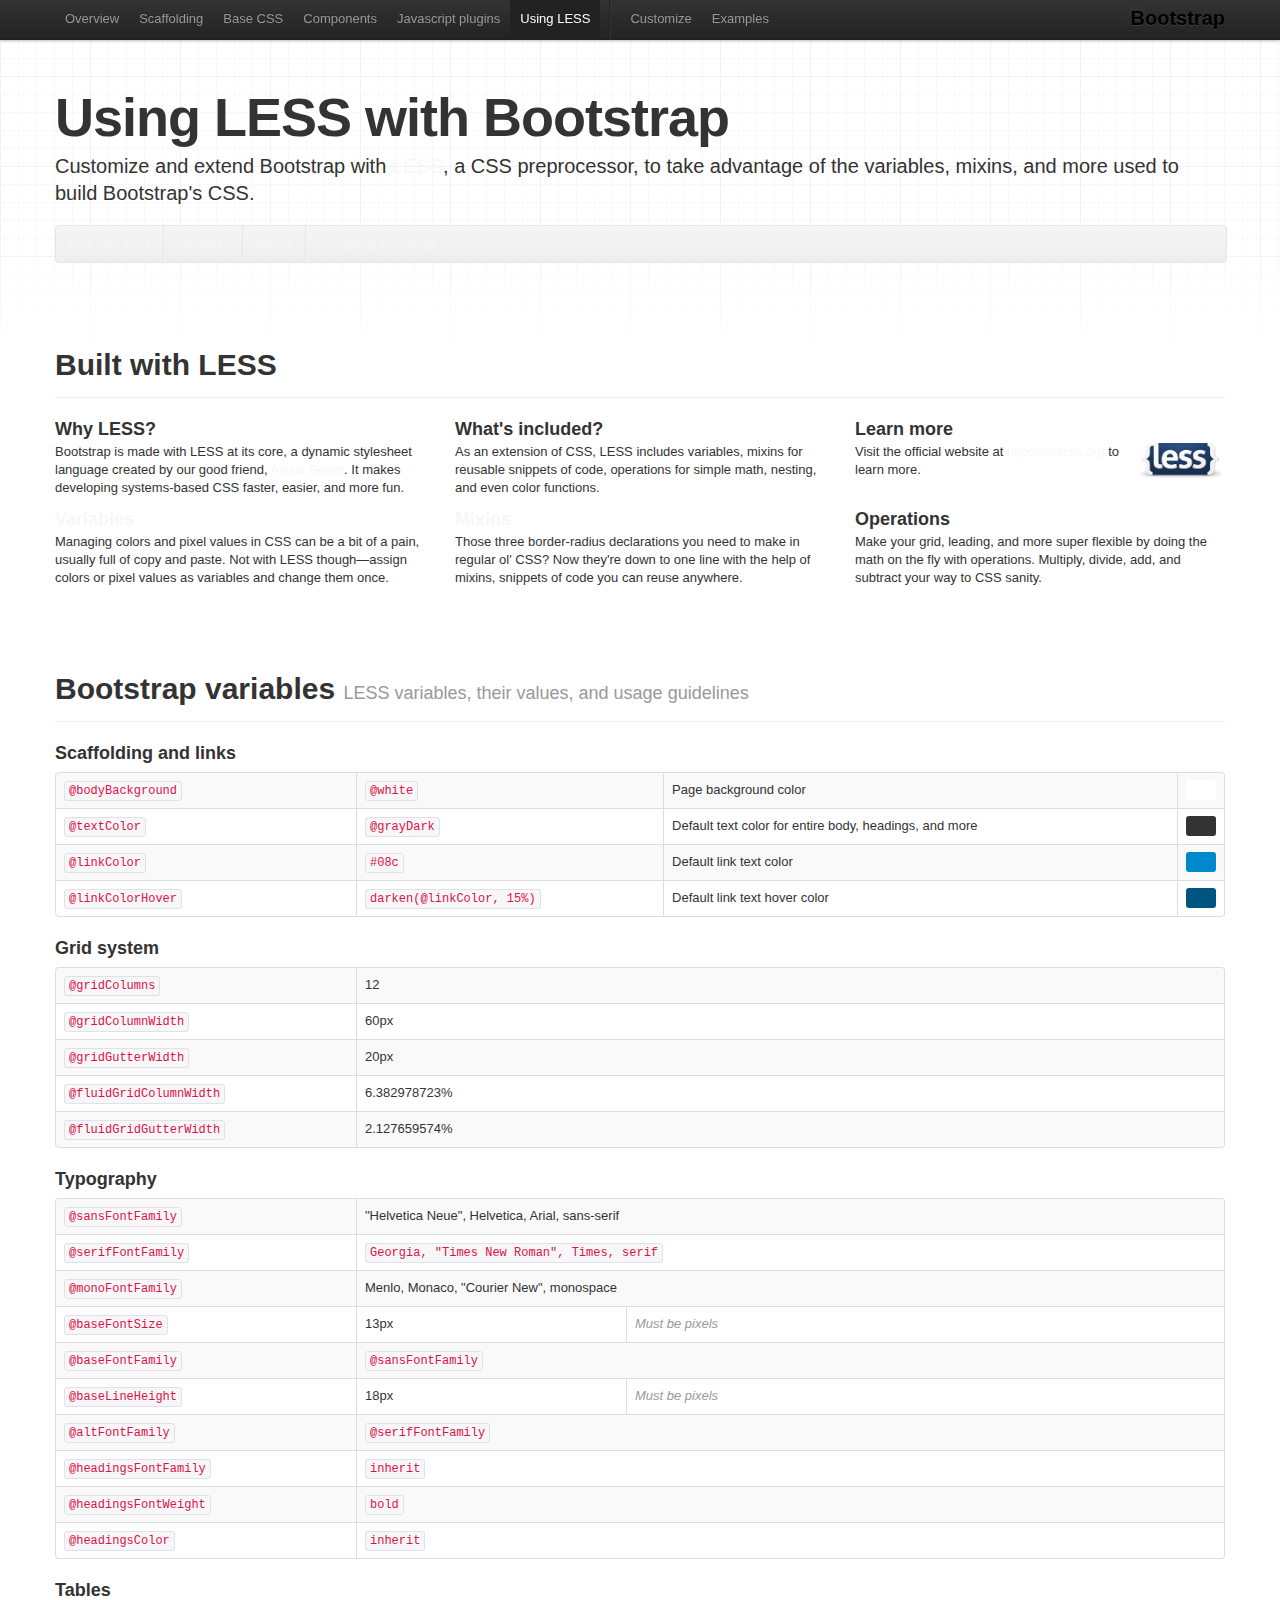
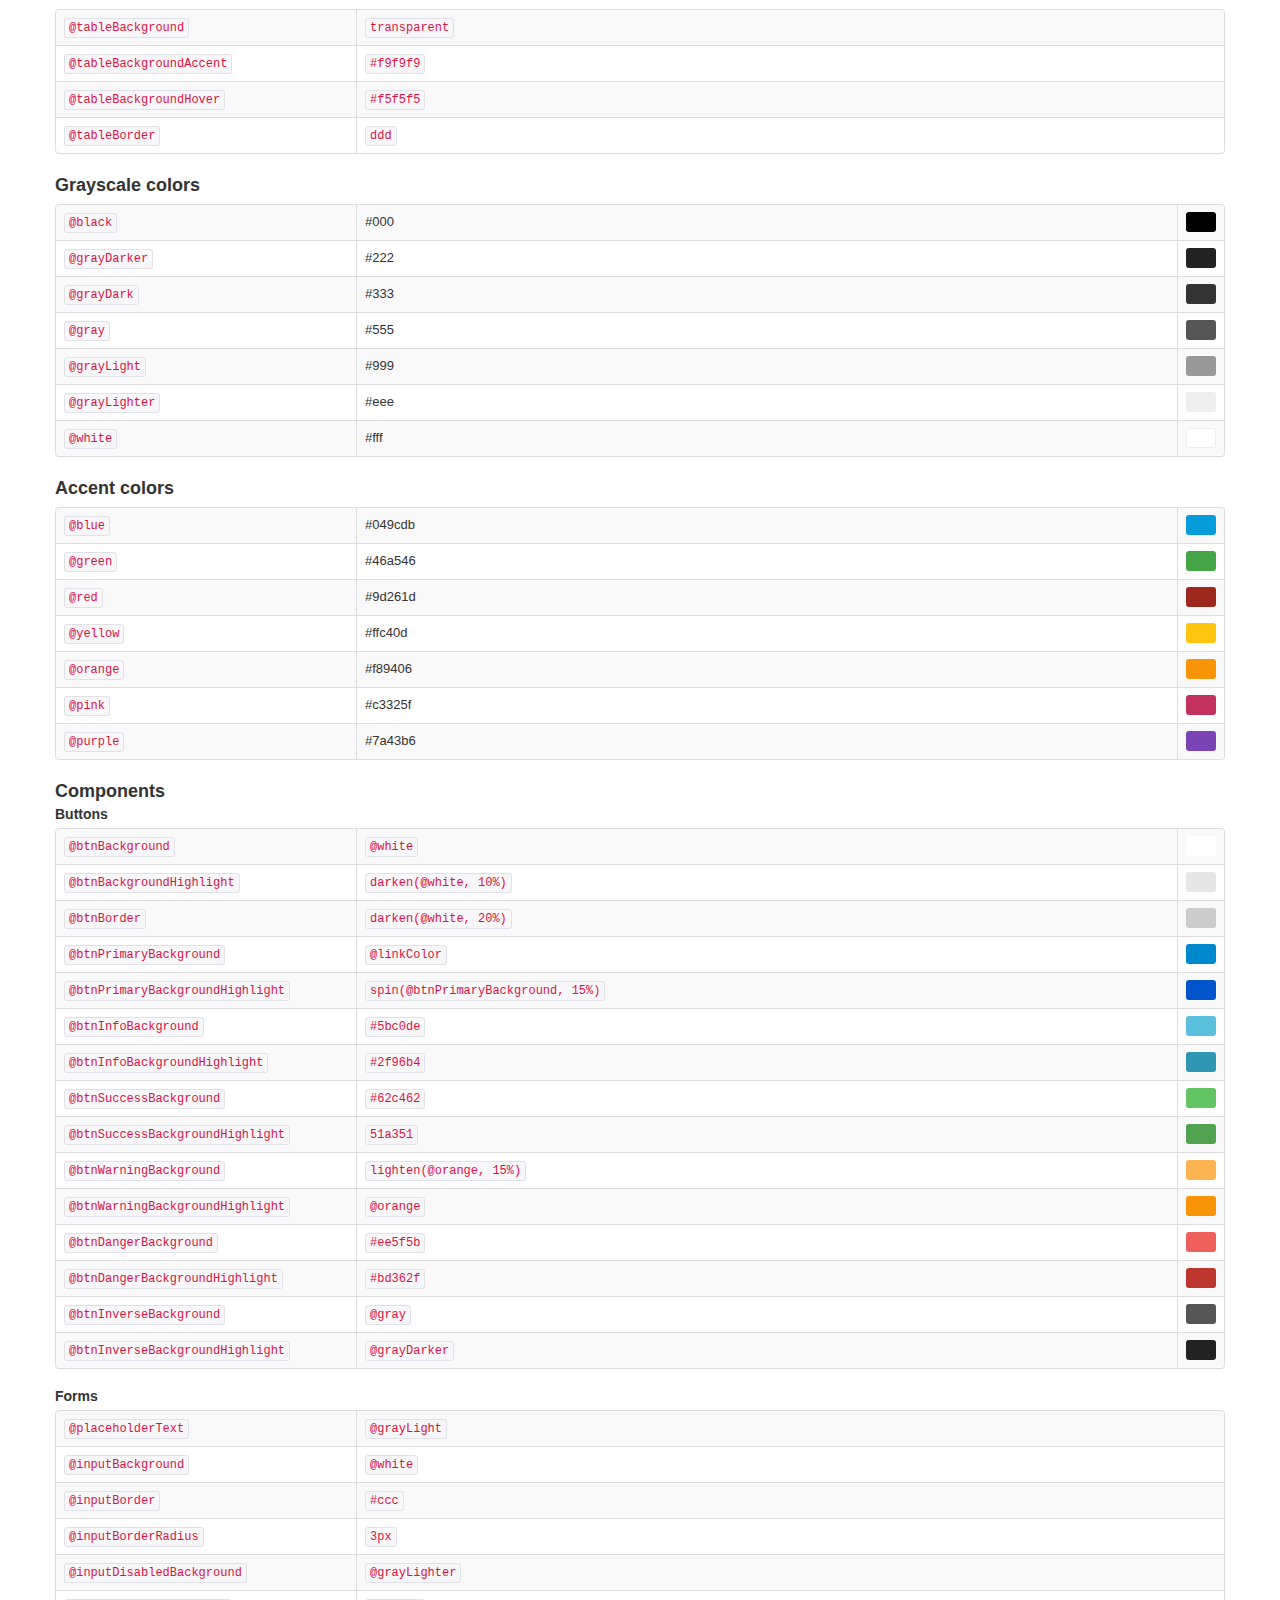
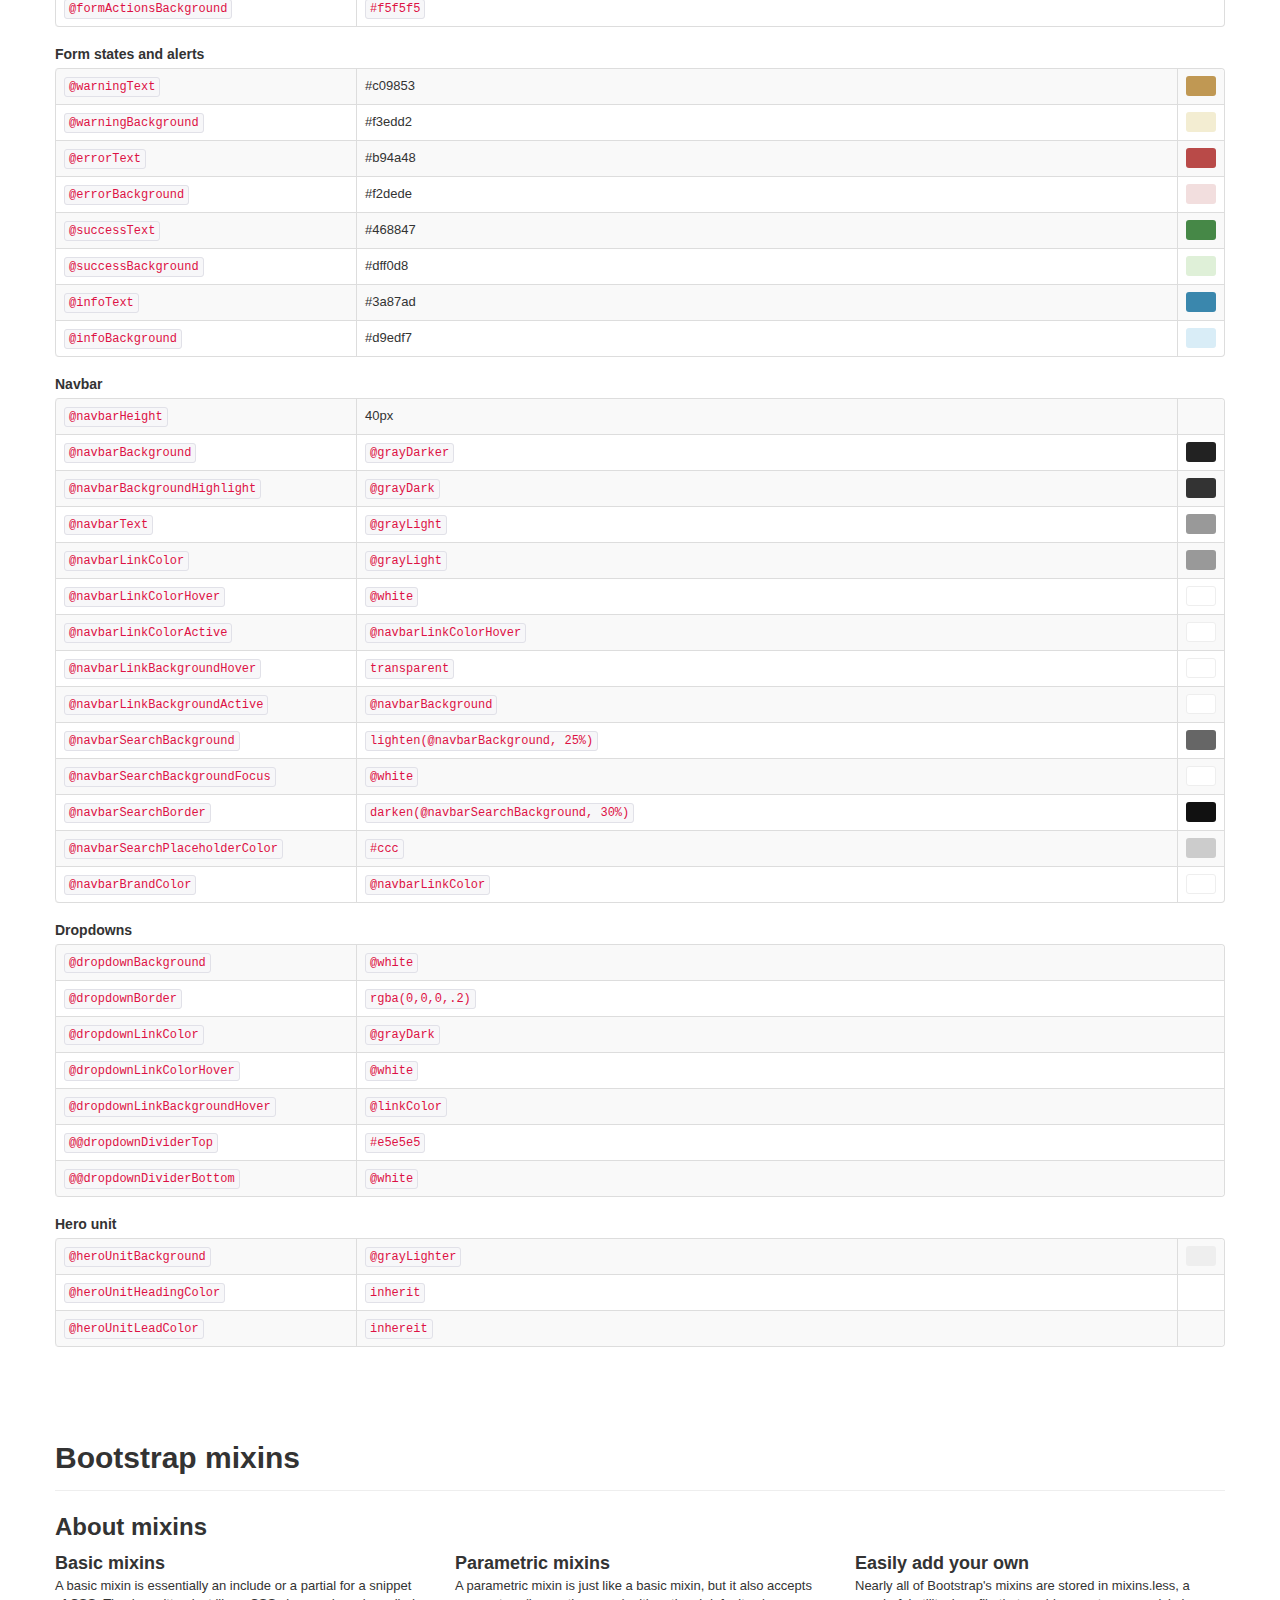
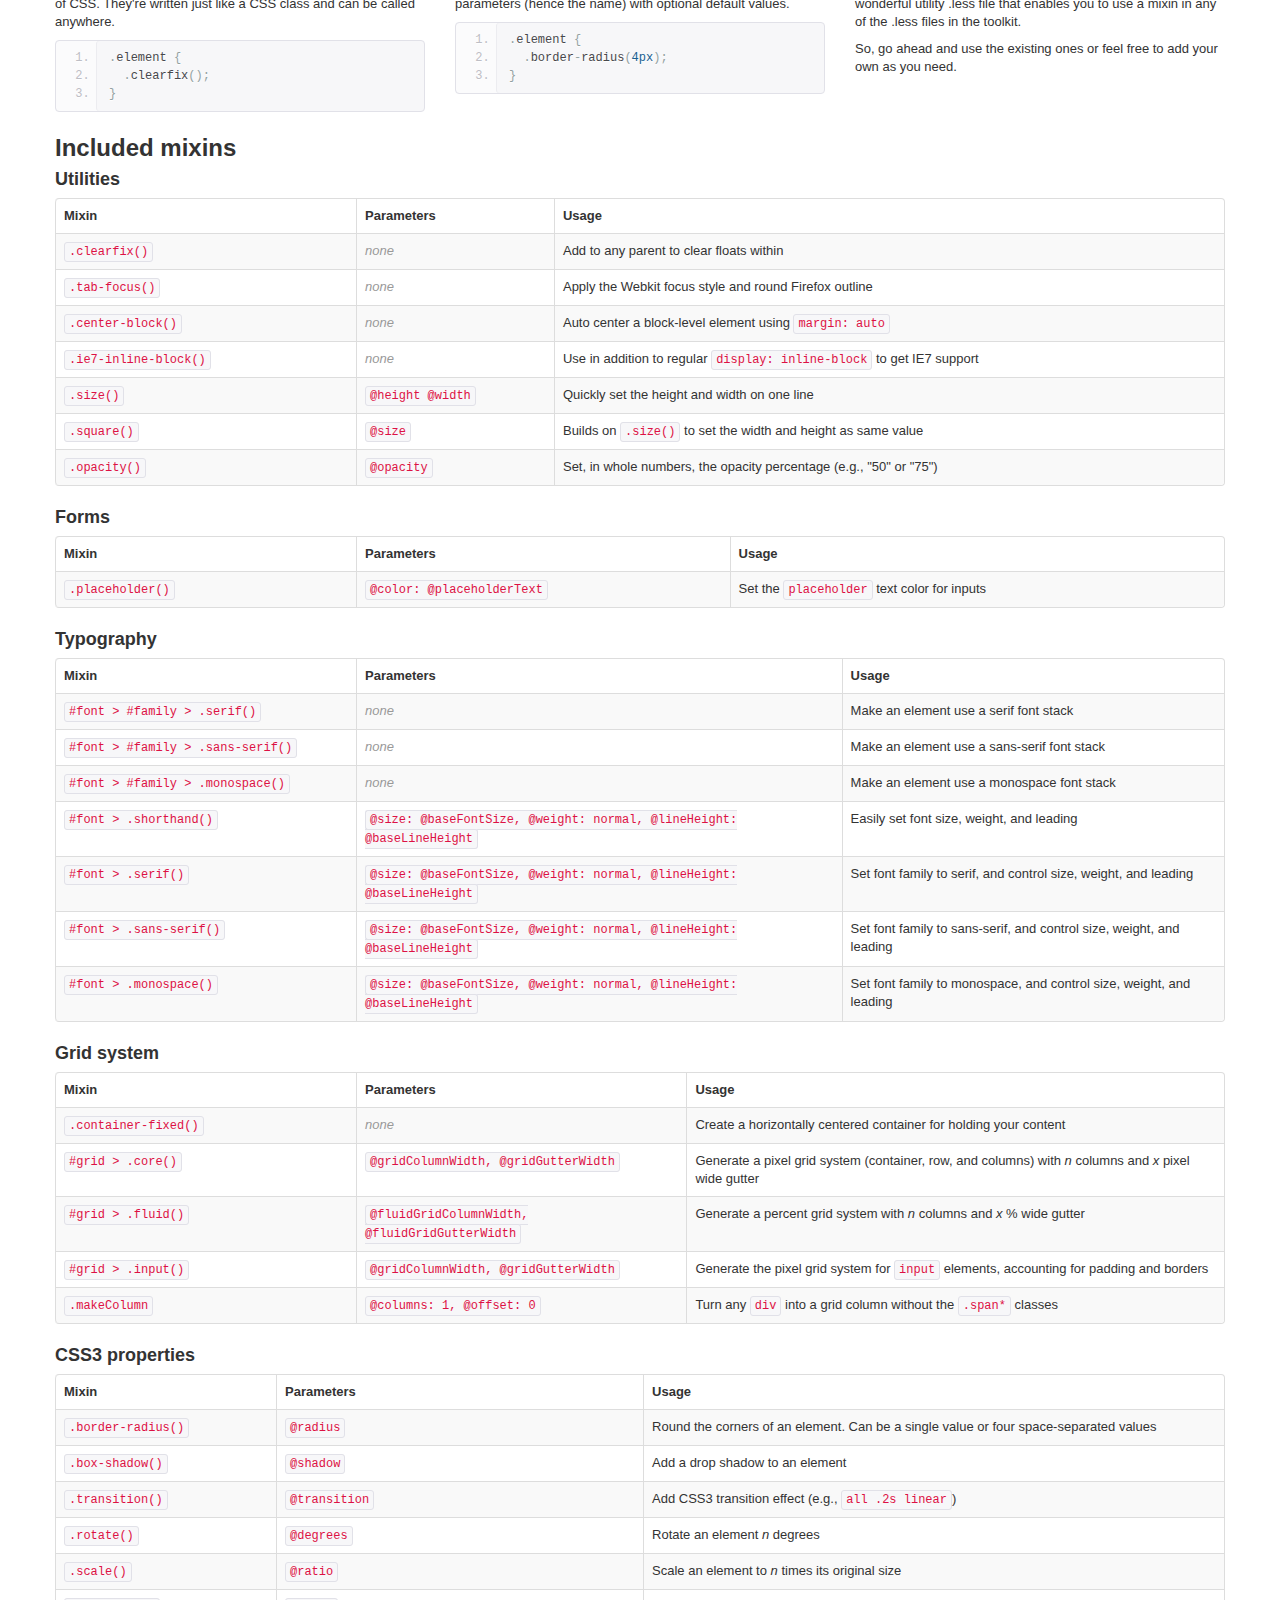
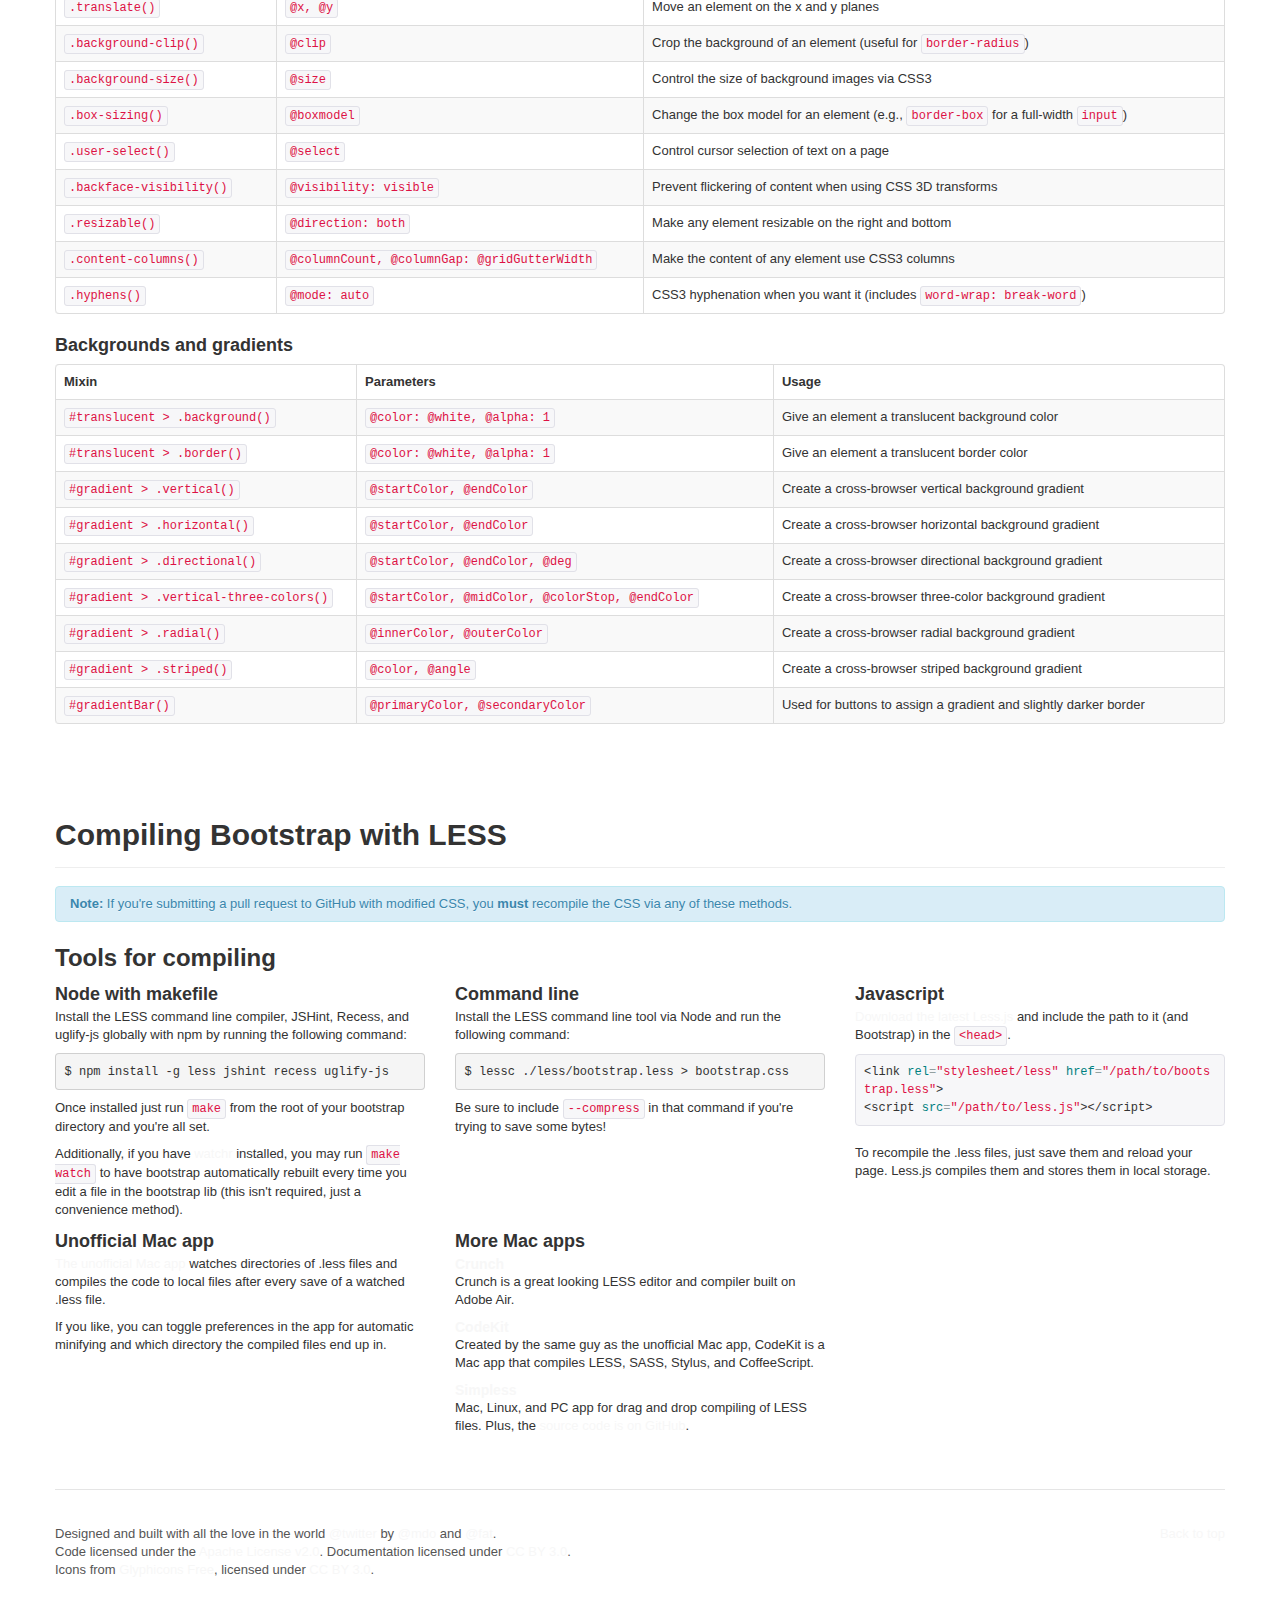
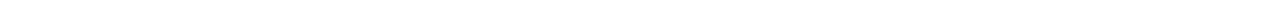
<file: layout/bootstrap/docs/less.html>
<!DOCTYPE html>
<html lang="en">
  <head>
    <meta charset="utf-8">
    <title>Less · Twitter Bootstrap</title>
    <meta name="viewport" content="width=device-width, initial-scale=1.0">
    <meta name="description" content="">
    <meta name="author" content="">

    <!-- Le styles -->
    <link href="assets/css/bootstrap.css" rel="stylesheet">
    <link href="assets/css/bootstrap-responsive.css" rel="stylesheet">
    <link href="assets/css/docs.css" rel="stylesheet">
    <link href="assets/js/google-code-prettify/prettify.css" rel="stylesheet">

    <!-- Le HTML5 shim, for IE6-8 support of HTML5 elements -->
    <!--[if lt IE 9]>
      <script src="http://html5shim.googlecode.com/svn/trunk/html5.js"></script>
    <![endif]-->

    <!-- Le fav and touch icons -->
    <link rel="shortcut icon" href="assets/ico/favicon.ico">
    <link rel="apple-touch-icon-precomposed" sizes="144x144" href="assets/ico/apple-touch-icon-144-precomposed.png">
    <link rel="apple-touch-icon-precomposed" sizes="114x114" href="assets/ico/apple-touch-icon-114-precomposed.png">
    <link rel="apple-touch-icon-precomposed" sizes="72x72" href="assets/ico/apple-touch-icon-72-precomposed.png">
    <link rel="apple-touch-icon-precomposed" href="assets/ico/apple-touch-icon-57-precomposed.png">

  </head>

  <body data-spy="scroll" data-target=".subnav" data-offset="50">


  <!-- Navbar
    ================================================== -->
    <div class="navbar navbar-fixed-top">
      <div class="navbar-inner">
        <div class="container">
          <button type="button"class="btn btn-navbar" data-toggle="collapse" data-target=".nav-collapse">
            <span class="icon-bar"></span>
            <span class="icon-bar"></span>
            <span class="icon-bar"></span>
          </button>
          <a class="brand" href="./index.html">Bootstrap</a>
          <div class="nav-collapse collapse">
            <ul class="nav">
              <li class="">
                <a href="./index.html">Overview</a>
              </li>
              <li class="">
                <a href="./scaffolding.html">Scaffolding</a>
              </li>
              <li class="">
                <a href="./base-css.html">Base CSS</a>
              </li>
              <li class="">
                <a href="./components.html">Components</a>
              </li>
              <li class="">
                <a href="./javascript.html">Javascript plugins</a>
              </li>
              <li class="active">
                <a href="./less.html">Using LESS</a>
              </li>
              <li class="divider-vertical"></li>
              <li class="">
                <a href="./download.html">Customize</a>
              </li>
              <li class="">
                <a href="./examples.html">Examples</a>
              </li>
            </ul>
          </div>
        </div>
      </div>
    </div>

    <div class="container">

<!-- Masthead
================================================== -->
<header class="jumbotron subhead" id="overview">
  <h1>Using LESS with Bootstrap</h1>
  <p class="lead">Customize and extend Bootstrap with <a href="http://lesscss.org" target="_blank">LESS</a>, a CSS preprocessor, to take advantage of the variables, mixins, and more used to build Bootstrap's CSS.</p>
  <div class="subnav">
    <ul class="nav nav-pills">
      <li><a href="#builtWith">Built with Less</a></li>
      <li><a href="#variables">Variables</a></li>
      <li><a href="#mixins">Mixins</a></li>
      <li><a href="#compiling">Compiling Bootstrap</a></li>
    </ul>
  </div>
</header>



<!-- BUILT WITH LESS
================================================== -->
<section id="builtWith">
  <div class="page-header">
    <h1>Built with LESS</h1>
  </div>
  <div class="row">
    <div class="span4">
      <h3>Why LESS?</h3>
      <p>Bootstrap is made with LESS at its core, a dynamic stylesheet language created by our good friend, <a href="http://cloudhead.io">Alexis Sellier</a>. It makes developing systems-based CSS faster, easier, and more fun.</p>
    </div>
    <div class="span4">
      <h3>What's included?</h3>
      <p>As an extension of CSS, LESS includes variables, mixins for reusable snippets of code, operations for simple math, nesting, and even color functions.</p>
    </div>
    <div class="span4">
      <h3>Learn more</h3>
      <img style="float: right; height: 36px;" src="assets/img/less-logo-large.png" alt="LESS CSS">
      <p>Visit the official website at <a href="http://lesscss.org">http://lesscss.org</a> to learn more.</p>
    </div>
  </div>
  <div class="row">
    <div class="span4">
      <h3><a href="#variables">Variables</a></h3>
      <p>Managing colors and pixel values in CSS can be a bit of a pain, usually full of copy and paste. Not with LESS though&mdash;assign colors or pixel values as variables and change them once.</p>
    </div>
    <div class="span4">
      <h3><a href="#mixins">Mixins</a></h3>
      <p>Those three border-radius declarations you need to make in regular ol' CSS? Now they're down to one line with the help of mixins, snippets of code you can reuse anywhere.</p>
    </div>
    <div class="span4">
      <h3>Operations</h3>
      <p>Make your grid, leading, and more super flexible by doing the math on the fly with operations. Multiply, divide, add, and subtract your way to CSS sanity.</p>
    </div>
  </div>
</section>



<!-- VARIABLES
================================================== -->
<section id="variables">
  <div class="page-header">
    <h1>Bootstrap variables <small>LESS variables, their values, and usage guidelines</small></h1>
  </div>

  <h3>Scaffolding and links</h3>
  <table class="table table-bordered table-striped">
    <tbody>
      <tr>
        <td class="span4"><code>@bodyBackground</code></td>
        <td><code>@white</code></td>
        <td>Page background color</td>
        <td class="swatch-col"><span class="swatch" style="background-color: #fff;"></span></td>
      </tr>
      <tr>
        <td><code>@textColor</code></td>
        <td><code>@grayDark</code></td>
        <td>Default text color for entire body, headings, and more</td>
        <td class="swatch-col"><span class="swatch" style="background-color: #333;"></span></td>
      </tr>
      <tr>
        <td><code>@linkColor</code></td>
        <td><code>#08c</code></td>
        <td>Default link text color</td>
        <td class="swatch-col"><span class="swatch" style="background-color: #08c;"></span></td>
      </tr>
      <tr>
        <td><code>@linkColorHover</code></td>
        <td><code>darken(@linkColor, 15%)</code></td>
        <td>Default link text hover color</td>
        <td><span class="swatch" style="background-color: #005580;"></span></td>
      </tr>
    </tbody>
  </table>
  <h3>Grid system</h3>
  <table class="table table-bordered table-striped">
    <tbody>
      <tr>
        <td class="span4"><code>@gridColumns</code></td>
        <td>12</td>
      </tr>
      <tr>
        <td><code>@gridColumnWidth</code></td>
        <td>60px</td>
      </tr>
      <tr>
        <td><code>@gridGutterWidth</code></td>
        <td>20px</td>
      </tr>
      <tr>
        <td><code>@fluidGridColumnWidth</code></td>
        <td>6.382978723%</td>
      </tr>
      <tr>
        <td><code>@fluidGridGutterWidth</code></td>
        <td>2.127659574%</td>
      </tr>
    </tbody>
  </table>
  <h3>Typography</h3>
  <table class="table table-bordered table-striped">
    <tbody>
      <tr>
        <td class="span4"><code>@sansFontFamily</code></td>
        <td colspan="2">"Helvetica Neue", Helvetica, Arial, sans-serif</td>
      </tr>
      <tr>
        <td><code>@serifFontFamily</code></td>
        <td colspan="2"><code>Georgia, "Times New Roman", Times, serif</code></td>
      </tr>
      <tr>
        <td><code>@monoFontFamily</code></td>
        <td colspan="2">Menlo, Monaco, "Courier New", monospace</td>
      </tr>

      <tr>
        <td><code>@baseFontSize</code></td>
        <td>13px</td>
        <td><em class="muted">Must be pixels</em></td>
      </tr>
      <tr>
        <td><code>@baseFontFamily</code></td>
        <td colspan="2"><code>@sansFontFamily</code></td>
      </tr>
      <tr>
        <td><code>@baseLineHeight</code></td>
        <td>18px</td>
        <td><em class="muted">Must be pixels</em></td>
      </tr>
      <tr>
        <td><code>@altFontFamily</code></td>
        <td colspan="2"><code>@serifFontFamily</code></td>
      </tr>

      <tr>
        <td><code>@headingsFontFamily</code></td>
        <td colspan="2"><code>inherit</code></td>
      </tr>
      <tr>
        <td><code>@headingsFontWeight</code></td>
        <td colspan="2"><code>bold</code></td>
      </tr>
      <tr>
        <td><code>@headingsColor</code></td>
        <td colspan="2"><code>inherit</code></td>
      </tr>
    </tbody>
  </table>
  <h3>Tables</h3>
  <table class="table table-bordered table-striped">
    <tbody>
      <tr>
        <td class="span4"><code>@tableBackground</code></td>
        <td><code>transparent</code></td>
      </tr>
      <tr>
        <td><code>@tableBackgroundAccent</code></td>
        <td><code>#f9f9f9</code></td>
      </tr>
      <tr>
        <td><code>@tableBackgroundHover</code></td>
        <td><code>#f5f5f5</code></td>
      </tr>
      <tr>
        <td><code>@tableBorder</code></td>
        <td><code>ddd</code></td>
      </tr>
    </tbody>
  </table>

  <h3>Grayscale colors</h3>
  <table class="table table-bordered table-striped">
    <tbody>
      <tr>
        <td class="span4"><code>@black</code></td>
        <td>#000</td>
        <td class="swatch-col"><span class="swatch" style="background-color: #000;"></span></td>
      </tr>
      <tr>
        <td><code>@grayDarker</code></td>
        <td>#222</td>
        <td><span class="swatch" style="background-color: #222;"></span></td>
      </tr>
      <tr>
        <td><code>@grayDark</code></td>
        <td>#333</td>
        <td><span class="swatch" style="background-color: #333;"></span></td>
      </tr>
      <tr>
        <td><code>@gray</code></td>
        <td>#555</td>
        <td><span class="swatch" style="background-color: #555;"></span></td>
      </tr>
      <tr>
        <td><code>@grayLight</code></td>
        <td>#999</td>
        <td><span class="swatch" style="background-color: #999;"></span></td>
      </tr>
      <tr>
        <td><code>@grayLighter</code></td>
        <td>#eee</td>
        <td><span class="swatch" style="background-color: #eee;"></span></td>
      </tr>
      <tr>
        <td><code>@white</code></td>
        <td>#fff</td>
        <td><span class="swatch swatch-bordered" style="background-color: #fff;"></span></td>
      </tr>
    </tbody>
  </table>
  <h3>Accent colors</h3>
  <table class="table table-bordered table-striped">
    <tbody>
      <tr>
        <td class="span4"><code>@blue</code></td>
        <td>#049cdb</td>
        <td class="swatch-col"><span class="swatch" style="background-color: #049cdb;"></span></td>
      </tr>
      <tr>
        <td><code>@green</code></td>
        <td>#46a546</td>
        <td><span class="swatch" style="background-color: #46a546;"></span></td>
      </tr>
      <tr>
        <td><code>@red</code></td>
        <td>#9d261d</td>
        <td><span class="swatch" style="background-color: #9d261d;"></span></td>
      </tr>
      <tr>
        <td><code>@yellow</code></td>
        <td>#ffc40d</td>
        <td><span class="swatch" style="background-color: #ffc40d;"></span></td>
      </tr>
      <tr>
        <td><code>@orange</code></td>
        <td>#f89406</td>
        <td><span class="swatch" style="background-color: #f89406;"></span></td>
      </tr>
      <tr>
        <td><code>@pink</code></td>
        <td>#c3325f</td>
        <td><span class="swatch" style="background-color: #c3325f;"></span></td>
      </tr>
      <tr>
        <td><code>@purple</code></td>
        <td>#7a43b6</td>
        <td><span class="swatch" style="background-color: #7a43b6;"></span></td>
      </tr>
    </tbody>
  </table>


  <h3>Components</h3>

  <h4>Buttons</h4>
  <table class="table table-bordered table-striped">
    <tbody>
      <tr>
        <td class="span4"><code>@btnBackground</code></td>
        <td><code>@white</code></td>
        <td class="swatch-col"><span class="swatch" style="background-color: #fff;"></span></td>
      </tr>
      <tr>
        <td><code>@btnBackgroundHighlight</code></td>
        <td><code>darken(@white, 10%)</code></td>
        <td class="swatch-col"><span class="swatch" style="background-color: #e6e6e6;"></span></td>
      </tr>
      <tr>
        <td><code>@btnBorder</code></td>
        <td><code>darken(@white, 20%)</code></td>
        <td class="swatch-col"><span class="swatch" style="background-color: #ccc;"></span></td>
      </tr>

      <tr>
        <td><code>@btnPrimaryBackground</code></td>
        <td><code>@linkColor</code></td>
        <td class="swatch-col"><span class="swatch" style="background-color: #08c;"></span></td>
      </tr>
      <tr>
        <td><code>@btnPrimaryBackgroundHighlight</code></td>
        <td><code>spin(@btnPrimaryBackground, 15%)</code></td>
        <td class="swatch-col"><span class="swatch" style="background-color: #05c;"></span></td>
      </tr>

      <tr>
        <td><code>@btnInfoBackground</code></td>
        <td><code>#5bc0de</code></td>
        <td class="swatch-col"><span class="swatch" style="background-color: #5bc0de;"></span></td>
      </tr>
      <tr>
        <td><code>@btnInfoBackgroundHighlight</code></td>
        <td><code>#2f96b4</code></td>
        <td class="swatch-col"><span class="swatch" style="background-color: #2f96b4;"></span></td>
      </tr>

      <tr>
        <td><code>@btnSuccessBackground</code></td>
        <td><code>#62c462</code></td>
        <td class="swatch-col"><span class="swatch" style="background-color: #62c462;"></span></td>
      </tr>
      <tr>
        <td><code>@btnSuccessBackgroundHighlight</code></td>
        <td><code>51a351</code></td>
        <td class="swatch-col"><span class="swatch" style="background-color: #51a351;"></span></td>
      </tr>

      <tr>
        <td><code>@btnWarningBackground</code></td>
        <td><code>lighten(@orange, 15%)</code></td>
        <td class="swatch-col"><span class="swatch" style="background-color: #fbb450;"></span></td>
      </tr>
      <tr>
        <td><code>@btnWarningBackgroundHighlight</code></td>
        <td><code>@orange</code></td>
        <td class="swatch-col"><span class="swatch" style="background-color: #f89406;"></span></td>
      </tr>

      <tr>
        <td><code>@btnDangerBackground</code></td>
        <td><code>#ee5f5b</code></td>
        <td class="swatch-col"><span class="swatch" style="background-color: #ee5f5b;"></span></td>
      </tr>
      <tr>
        <td><code>@btnDangerBackgroundHighlight</code></td>
        <td><code>#bd362f</code></td>
        <td class="swatch-col"><span class="swatch" style="background-color: #bd362f;"></span></td>
      </tr>

      <tr>
        <td><code>@btnInverseBackground</code></td>
        <td><code>@gray</code></td>
        <td class="swatch-col"><span class="swatch" style="background-color: #555;"></span></td>
      </tr>
      <tr>
        <td><code>@btnInverseBackgroundHighlight</code></td>
        <td><code>@grayDarker</code></td>
        <td class="swatch-col"><span class="swatch" style="background-color: #222;"></span></td>
      </tr>
    </tbody>
  </table>
  <h4>Forms</h4>
  <table class="table table-bordered table-striped">
    <tbody>
      <tr>
        <td class="span4"><code>@placeholderText</code></td>
        <td><code>@grayLight</code></td>
      </tr>
      <tr>
        <td><code>@inputBackground</code></td>
        <td><code>@white</code></td>
      </tr>
      <tr>
        <td><code>@inputBorder</code></td>
        <td><code>#ccc</code></td>
      </tr>
      <tr>
        <td><code>@inputBorderRadius</code></td>
        <td><code>3px</code></td>
      </tr>
      <tr>
        <td><code>@inputDisabledBackground</code></td>
        <td><code>@grayLighter</code></td>
      </tr>
      <tr>
        <td><code>@formActionsBackground</code></td>
        <td><code>#f5f5f5</code></td>
      </tr>
    </tbody>
  </table>
  <h4>Form states and alerts</h4>
  <table class="table table-bordered table-striped">
    <tbody>
      <tr>
        <td class="span4"><code>@warningText</code></td>
        <td>#c09853</td>
        <td><span class="swatch" style="background-color: #c09853;"></span></td>
      </tr>
      <tr>
        <td><code>@warningBackground</code></td>
        <td>#f3edd2</td>
        <td class="swatch-col"><span class="swatch" style="background-color: #f3edd2;"></span></td>
      </tr>
      <tr>
        <td><code>@errorText</code></td>
        <td>#b94a48</td>
        <td><span class="swatch" style="background-color: #b94a48;"></span></td>
      </tr>
      <tr>
        <td><code>@errorBackground</code></td>
        <td>#f2dede</td>
        <td><span class="swatch" style="background-color: #f2dede;"></span></td>
      </tr>
      <tr>
        <td><code>@successText</code></td>
        <td>#468847</td>
        <td><span class="swatch" style="background-color: #468847;"></span></td>
      </tr>
      <tr>
        <td><code>@successBackground</code></td>
        <td>#dff0d8</td>
        <td><span class="swatch" style="background-color: #dff0d8;"></span></td>
      </tr>
      <tr>
        <td><code>@infoText</code></td>
        <td>#3a87ad</td>
        <td><span class="swatch" style="background-color: #3a87ad;"></span></td>
      </tr>
      <tr>
        <td><code>@infoBackground</code></td>
        <td>#d9edf7</td>
        <td><span class="swatch" style="background-color: #d9edf7;"></span></td>
      </tr>
    </tbody>
  </table>

  <h4>Navbar</h4>
  <table class="table table-bordered table-striped">
    <tbody>
      <tr>
        <td class="span4"><code>@navbarHeight</code></td>
        <td>40px</td>
        <td class="swatch-col"></td>
      </tr>
      <tr>
        <td><code>@navbarBackground</code></td>
        <td><code>@grayDarker</code></td>
        <td><span class="swatch" style="background-color: #222;"></span></td>
      </tr>
      <tr>
        <td><code>@navbarBackgroundHighlight</code></td>
        <td><code>@grayDark</code></td>
        <td><span class="swatch" style="background-color: #333;"></span></td>
      </tr>

      <tr>
        <td><code>@navbarText</code></td>
        <td><code>@grayLight</code></td>
        <td><span class="swatch" style="background-color: #999;"></span></td>
      </tr>
      <tr>
        <td><code>@navbarLinkColor</code></td>
        <td><code>@grayLight</code></td>
        <td><span class="swatch" style="background-color: #999;"></span></td>
      </tr>
      <tr>
        <td><code>@navbarLinkColorHover</code></td>
        <td><code>@white</code></td>
        <td><span class="swatch swatch-bordered" style="background-color: #fff;"></span></td>
      </tr>
      <tr>
        <td><code>@navbarLinkColorActive</code></td>
        <td><code>@navbarLinkColorHover</code></td>
        <td><span class="swatch swatch-bordered" style="background-color: #fff;"></span></td>
      </tr>
      <tr>
        <td><code>@navbarLinkBackgroundHover</code></td>
        <td><code>transparent</code></td>
        <td><span class="swatch swatch-bordered" style="background-color: transparent;"></span></td>
      </tr>
      <tr>
        <td><code>@navbarLinkBackgroundActive</code></td>
        <td><code>@navbarBackground</code></td>
        <td><span class="swatch swatch-bordered" style="background-color: #fff;"></span></td>
      </tr>

      <tr>
        <td><code>@navbarSearchBackground</code></td>
        <td><code>lighten(@navbarBackground, 25%)</code></td>
        <td><span class="swatch" style="background-color: #666;"></span></td>
      </tr>
      <tr>
        <td><code>@navbarSearchBackgroundFocus</code></td>
        <td><code>@white</code></td>
        <td><span class="swatch swatch-bordered" style="background-color: #fff;"></span></td>
      </tr>
      <tr>
        <td><code>@navbarSearchBorder</code></td>
        <td><code>darken(@navbarSearchBackground, 30%)</code></td>
        <td><span class="swatch" style="background-color: #111;"></span></td>
      </tr>
      <tr>
        <td><code>@navbarSearchPlaceholderColor</code></td>
        <td><code>#ccc</code></td>
        <td><span class="swatch" style="background-color: #ccc;"></span></td>
      </tr>
      <tr>
        <td><code>@navbarBrandColor</code></td>
        <td><code>@navbarLinkColor</code></td>
        <td><span class="swatch swatch-bordered" style="background-color: #fff;"></span></td>
      </tr>
    </tbody>
  </table>
  <h4>Dropdowns</h4>
  <table class="table table-bordered table-striped">
    <tbody>
      <tr>
        <td class="span4"><code>@dropdownBackground</code></td>
        <td><code>@white</code></td>
      </tr>
      <tr>
        <td><code>@dropdownBorder</code></td>
        <td><code>rgba(0,0,0,.2)</code></td>
      </tr>
      <tr>
        <td><code>@dropdownLinkColor</code></td>
        <td><code>@grayDark</code></td>
      </tr>
      <tr>
        <td><code>@dropdownLinkColorHover</code></td>
        <td><code>@white</code></td>
      </tr>
      <tr>
        <td><code>@dropdownLinkBackgroundHover</code></td>
        <td><code>@linkColor</code></td>
      </tr>
      <tr>
        <td><code>@@dropdownDividerTop</code></td>
        <td><code>#e5e5e5</code></td>
      </tr>
      <tr>
        <td><code>@@dropdownDividerBottom</code></td>
        <td><code>@white</code></td>
      </tr>
    </tbody>
  </table>
  <h4>Hero unit</h4>
  <table class="table table-bordered table-striped">
    <tbody>
      <tr>
        <td class="span4"><code>@heroUnitBackground</code></td>
        <td><code>@grayLighter</code></td>
        <td class="swatch-col"><span class="swatch" style="background-color: #eee;"></span></td>
      </tr>
      <tr>
        <td class="span2"><code>@heroUnitHeadingColor</code></td>
        <td><code>inherit</code></td>
        <td></td>
      </tr>
      <tr>
        <td><code>@heroUnitLeadColor</code></td>
        <td><code>inhereit</code></td>
        <td></td>
      </tr>
    </tbody>
  </table>


</section>



<!-- MIXINS
================================================== -->
<section id="mixins">
  <div class="page-header">
    <h1>Bootstrap mixins <small></small></h1>
  </div>
  <h2>About mixins</h2>
  <div class="row">
    <div class="span4">
      <h3>Basic mixins</h3>
      <p>A basic mixin is essentially an include or a partial for a snippet of CSS. They're written just like a CSS class and can be called anywhere.</p>
<pre class="prettyprint linenums">
.element {
  .clearfix();
}
</pre>
    </div><!-- /span4 -->
    <div class="span4">
      <h3>Parametric mixins</h3>
      <p>A parametric mixin is just like a basic mixin, but it also accepts parameters (hence the name) with optional default values.</p>
<pre class="prettyprint linenums">
.element {
  .border-radius(4px);
}
</pre>
    </div><!-- /span4 -->
    <div class="span4">
      <h3>Easily add your own</h3>
      <p>Nearly all of Bootstrap's mixins are stored in mixins.less, a wonderful utility .less file that enables you to use a mixin in any of the .less files in the toolkit.</p>
      <p>So, go ahead and use the existing ones or feel free to add your own as you need.</p>
    </div><!-- /span4 -->
  </div><!-- /row -->
  <h2>Included mixins</h2>
  <h3>Utilities</h3>
  <table class="table table-bordered table-striped">
    <thead>
      <tr>
        <th class="span4">Mixin</th>
        <th>Parameters</th>
        <th>Usage</th>
      </tr>
    </thead>
    <tbody>
      <tr>
        <td><code>.clearfix()</code></td>
        <td><em class="muted">none</em></td>
        <td>Add to any parent to clear floats within</td>
      </tr>
      <tr>
        <td><code>.tab-focus()</code></td>
        <td><em class="muted">none</em></td>
        <td>Apply the Webkit focus style and round Firefox outline</td>
      </tr>
      <tr>
        <td><code>.center-block()</code></td>
        <td><em class="muted">none</em></td>
        <td>Auto center a block-level element using <code>margin: auto</code></td>
      </tr>
      <tr>
        <td><code>.ie7-inline-block()</code></td>
        <td><em class="muted">none</em></td>
        <td>Use in addition to regular <code>display: inline-block</code> to get IE7 support</td>
      </tr>
      <tr>
        <td><code>.size()</code></td>
        <td><code>@height @width</code></td>
        <td>Quickly set the height and width on one line</td>
      </tr>
      <tr>
        <td><code>.square()</code></td>
        <td><code>@size</code></td>
        <td>Builds on <code>.size()</code> to set the width and height as same value</td>
      </tr>
      <tr>
        <td><code>.opacity()</code></td>
        <td><code>@opacity</code></td>
        <td>Set, in whole numbers, the opacity percentage (e.g., "50" or "75")</td>
      </tr>
    </tbody>
  </table>
  <h3>Forms</h3>
  <table class="table table-bordered table-striped">
    <thead>
      <tr>
        <th class="span4">Mixin</th>
        <th>Parameters</th>
        <th>Usage</th>
      </tr>
    </thead>
    <tbody>
      <tr>
        <td><code>.placeholder()</code></td>
        <td><code>@color: @placeholderText</code></td>
        <td>Set the <code>placeholder</code> text color for inputs</td>
      </tr>
    </tbody>
  </table>
  <h3>Typography</h3>
  <table class="table table-bordered table-striped">
    <thead>
      <tr>
        <th class="span4">Mixin</th>
        <th>Parameters</th>
        <th>Usage</th>
      </tr>
    </thead>
    <tbody>
      <tr>
        <td><code>#font > #family > .serif()</code></td>
        <td><em class="muted">none</em></td>
        <td>Make an element use a serif font stack</td>
      </tr>
      <tr>
        <td><code>#font > #family > .sans-serif()</code></td>
        <td><em class="muted">none</em></td>
        <td>Make an element use a sans-serif font stack</td>
      </tr>
      <tr>
        <td><code>#font > #family > .monospace()</code></td>
        <td><em class="muted">none</em></td>
        <td>Make an element use a monospace font stack</td>
      </tr>
      <tr>
        <td><code>#font > .shorthand()</code></td>
        <td><code>@size: @baseFontSize, @weight: normal, @lineHeight: @baseLineHeight</code></td>
        <td>Easily set font size, weight, and leading</td>
      </tr>
      <tr>
        <td><code>#font > .serif()</code></td>
        <td><code>@size: @baseFontSize, @weight: normal, @lineHeight: @baseLineHeight</code></td>
        <td>Set font family to serif, and control size, weight, and leading</td>
      </tr>
      <tr>
        <td><code>#font > .sans-serif()</code></td>
        <td><code>@size: @baseFontSize, @weight: normal, @lineHeight: @baseLineHeight</code></td>
        <td>Set font family to sans-serif, and control size, weight, and leading</td>
      </tr>
      <tr>
        <td><code>#font > .monospace()</code></td>
        <td><code>@size: @baseFontSize, @weight: normal, @lineHeight: @baseLineHeight</code></td>
        <td>Set font family to monospace, and control size, weight, and leading</td>
      </tr>
    </tbody>
  </table>
  <h3>Grid system</h3>
  <table class="table table-bordered table-striped">
    <thead>
      <tr>
        <th class="span4">Mixin</th>
        <th>Parameters</th>
        <th>Usage</th>
      </tr>
    </thead>
    <tbody>
      <tr>
        <td><code>.container-fixed()</code></td>
        <td><em class="muted">none</em></td>
        <td>Create a horizontally centered container for holding your content</td>
      </tr>
      <tr>
        <td><code>#grid > .core()</code></td>
        <td><code>@gridColumnWidth, @gridGutterWidth</code></td>
        <td>Generate a pixel grid system (container, row, and columns) with <em>n</em> columns and <em>x</em> pixel wide gutter</td>
      </tr>
      <tr>
        <td><code>#grid > .fluid()</code></td>
        <td><code>@fluidGridColumnWidth, @fluidGridGutterWidth</code></td>
        <td>Generate a percent grid system with <em>n</em> columns and <em>x</em> % wide gutter</td>
      </tr>
      <tr>
        <td><code>#grid > .input()</code></td>
        <td><code>@gridColumnWidth, @gridGutterWidth</code></td>
        <td>Generate the pixel grid system for <code>input</code> elements, accounting for padding and borders</td>
      </tr>
      <tr>
        <td><code>.makeColumn</code></td>
        <td><code>@columns: 1, @offset: 0</code></td>
        <td>Turn any <code>div</code> into a grid column without the <code>.span*</code> classes</td>
      </tr>
    </tbody>
  </table>
  <h3>CSS3 properties</h3>
  <table class="table table-bordered table-striped">
    <thead>
      <tr>
        <th class="span3">Mixin</th>
        <th>Parameters</th>
        <th>Usage</th>
      </tr>
    </thead>
    <tbody>
      <tr>
        <td><code>.border-radius()</code></td>
        <td><code>@radius</code></td>
        <td>Round the corners of an element. Can be a single value or four space-separated values</td>
      </tr>
      <tr>
        <td><code>.box-shadow()</code></td>
        <td><code>@shadow</code></td>
        <td>Add a drop shadow to an element</td>
      </tr>
      <tr>
        <td><code>.transition()</code></td>
        <td><code>@transition</code></td>
        <td>Add CSS3 transition effect (e.g., <code>all .2s linear</code>)</td>
      </tr>
      <tr>
        <td><code>.rotate()</code></td>
        <td><code>@degrees</code></td>
        <td>Rotate an element <em>n</em> degrees</td>
      </tr>
      <tr>
        <td><code>.scale()</code></td>
        <td><code>@ratio</code></td>
        <td>Scale an element to <em>n</em> times its original size</td>
      </tr>
      <tr>
        <td><code>.translate()</code></td>
        <td><code>@x, @y</code></td>
        <td>Move an element on the x and y planes</td>
      </tr>
      <tr>
        <td><code>.background-clip()</code></td>
        <td><code>@clip</code></td>
        <td>Crop the background of an element (useful for <code>border-radius</code>)</td>
      </tr>
      <tr>
        <td><code>.background-size()</code></td>
        <td><code>@size</code></td>
        <td>Control the size of background images via CSS3</td>
      </tr>
      <tr>
        <td><code>.box-sizing()</code></td>
        <td><code>@boxmodel</code></td>
        <td>Change the box model for an element (e.g., <code>border-box</code> for a full-width <code>input</code>)</td>
      </tr>
      <tr>
        <td><code>.user-select()</code></td>
        <td><code>@select</code></td>
        <td>Control cursor selection of text on a page</td>
      </tr>
      <tr>
        <td><code>.backface-visibility()</code></td>
        <td><code>@visibility: visible</code></td>
        <td>Prevent flickering of content when using CSS 3D transforms</td>
      </tr>
      <tr>
        <td><code>.resizable()</code></td>
        <td><code>@direction: both</code></td>
        <td>Make any element resizable on the right and bottom</td>
      </tr>
      <tr>
        <td><code>.content-columns()</code></td>
        <td><code>@columnCount, @columnGap: @gridGutterWidth</code></td>
        <td>Make the content of any element use CSS3 columns</td>
      </tr>
      <tr>
        <td><code>.hyphens()</code></td>
        <td><code>@mode: auto</code></td>
        <td>CSS3 hyphenation when you want it (includes <code>word-wrap: break-word</code>)</td>
      </tr>
    </tbody>
  </table>
  <h3>Backgrounds and gradients</h3>
  <table class="table table-bordered table-striped">
    <thead>
      <tr>
        <th class="span4">Mixin</th>
        <th>Parameters</th>
        <th>Usage</th>
      </tr>
    </thead>
    <tbody>
      <tr>
        <td><code>#translucent > .background()</code></td>
        <td><code>@color: @white, @alpha: 1</code></td>
        <td>Give an element a translucent background color</td>
      </tr>
      <tr>
        <td><code>#translucent > .border()</code></td>
        <td><code>@color: @white, @alpha: 1</code></td>
        <td>Give an element a translucent border color</td>
      </tr>
      <tr>
        <td><code>#gradient > .vertical()</code></td>
        <td><code>@startColor, @endColor</code></td>
        <td>Create a cross-browser vertical background gradient</td>
      </tr>
      <tr>
        <td><code>#gradient > .horizontal()</code></td>
        <td><code>@startColor, @endColor</code></td>
        <td>Create a cross-browser horizontal background gradient</td>
      </tr>
      <tr>
        <td><code>#gradient > .directional()</code></td>
        <td><code>@startColor, @endColor, @deg</code></td>
        <td>Create a cross-browser directional background gradient</td>
      </tr>
      <tr>
        <td><code>#gradient > .vertical-three-colors()</code></td>
        <td><code>@startColor, @midColor, @colorStop, @endColor</code></td>
        <td>Create a cross-browser three-color background gradient</td>
      </tr>
      <tr>
        <td><code>#gradient > .radial()</code></td>
        <td><code>@innerColor, @outerColor</code></td>
        <td>Create a cross-browser radial background gradient</td>
      </tr>
      <tr>
        <td><code>#gradient > .striped()</code></td>
        <td><code>@color, @angle</code></td>
        <td>Create a cross-browser striped background gradient</td>
      </tr>
      <tr>
        <td><code>#gradientBar()</code></td>
        <td><code>@primaryColor, @secondaryColor</code></td>
        <td>Used for buttons to assign a gradient and slightly darker border</td>
      </tr>
    </tbody>
  </table>
</section>



<!-- COMPILING LESS AND BOOTSTRAP
================================================== -->
<section id="compiling">
  <div class="page-header">
    <h1>Compiling Bootstrap with LESS</h1>
  </div>
  <div class="alert alert-info">
    <strong>Note:</strong> If you're submitting a pull request to GitHub with modified CSS, you <strong>must</strong> recompile the CSS via any of these methods.
  </div>
  <h2>Tools for compiling</h2>
  <div class="row">
    <div class="span4">
      <h3>Node with makefile</h3>
      <p>Install the LESS command line compiler, JSHint, Recess, and uglify-js globally with npm by running the following command:</p>
      <pre>$ npm install -g less jshint recess uglify-js</pre>
      <p>Once installed just run <code>make</code> from the root of your bootstrap directory and you're all set.</p>
      <p>Additionally, if you have <a href="https://github.com/mynyml/watchr">watchr</a> installed, you may run <code>make watch</code> to have bootstrap automatically rebuilt every time you edit a file in the bootstrap lib (this isn't required, just a convenience method).</p>
    </div><!-- /span4 -->
    <div class="span4">
      <h3>Command line</h3>
      <p>Install the LESS command line tool via Node and run the following command:</p>
        <pre>$ lessc ./less/bootstrap.less > bootstrap.css</pre>
      <p>Be sure to include <code>--compress</code> in that command if you're trying to save some bytes!</p>
    </div><!-- /span4 -->
    <div class="span4">
      <h3>Javascript</h3>
      <p><a href="http://lesscss.org/">Download the latest Less.js</a> and include the path to it (and Bootstrap) in the <code>&lt;head&gt;</code>.</p>
<pre class="prettyprint">
&lt;link rel="stylesheet/less" href="/path/to/bootstrap.less"&gt;
&lt;script src="/path/to/less.js"&gt;&lt;/script&gt;
</pre>
      <p>To recompile the .less files, just save them and reload your page. Less.js compiles them and stores them in local storage.</p>
    </div><!-- /span4 -->
  </div><!-- /row -->
  <div class="row">
    <div class="span4">
      <h3>Unofficial Mac app</h3>
      <p><a href="http://incident57.com/less/">The unofficial Mac app</a> watches directories of .less files and compiles the code to local files after every save of a watched .less file.</p>
      <p>If you like, you can toggle preferences in the app for automatic minifying and which directory the compiled files end up in.</p>
    </div><!-- /span4 -->
    <div class="span4">
      <h3>More Mac apps</h3>
      <h4><a href="http://crunchapp.net/" target="_blank">Crunch</a></h4>
      <p>Crunch is a great looking LESS editor and compiler built on Adobe Air.</p>
      <h4><a href="http://incident57.com/codekit/" target="_blank">CodeKit</a></h4>
      <p>Created by the same guy as the unofficial Mac app, CodeKit is a Mac app that compiles LESS, SASS, Stylus, and CoffeeScript.</p>
      <h4><a href="http://wearekiss.com/simpless" target="_blank">Simpless</a></h4>
      <p>Mac, Linux, and PC app for drag and drop compiling of LESS files. Plus, the <a href="https://github.com/Paratron/SimpLESS" target="_blank">source code is on GitHub</a>.</p>
    </div><!-- /span4 -->
  </div><!-- /row -->
</section>


     <!-- Footer
      ================================================== -->
      <footer class="footer">
        <p class="pull-right"><a href="#">Back to top</a></p>
        <p>Designed and built with all the love in the world <a href="http://twitter.com/twitter" target="_blank">@twitter</a> by <a href="http://twitter.com/mdo" target="_blank">@mdo</a> and <a href="http://twitter.com/fat" target="_blank">@fat</a>.</p>
        <p>Code licensed under the <a href="http://www.apache.org/licenses/LICENSE-2.0" target="_blank">Apache License v2.0</a>. Documentation licensed under <a href="http://creativecommons.org/licenses/by/3.0/">CC BY 3.0</a>.</p>
        <p>Icons from <a href="http://glyphicons.com">Glyphicons Free</a>, licensed under <a href="http://creativecommons.org/licenses/by/3.0/">CC BY 3.0</a>.</p>
      </footer>

    </div><!-- /container -->



    <!-- Le javascript
    ================================================== -->
    <!-- Placed at the end of the document so the pages load faster -->
    <script type="text/javascript" src="http://platform.twitter.com/widgets.js"></script>
    <script src="assets/js/jquery.js"></script>
    <script src="assets/js/google-code-prettify/prettify.js"></script>
    <script src="assets/js/bootstrap-transition.js"></script>
    <script src="assets/js/bootstrap-alert.js"></script>
    <script src="assets/js/bootstrap-modal.js"></script>
    <script src="assets/js/bootstrap-dropdown.js"></script>
    <script src="assets/js/bootstrap-scrollspy.js"></script>
    <script src="assets/js/bootstrap-tab.js"></script>
    <script src="assets/js/bootstrap-tooltip.js"></script>
    <script src="assets/js/bootstrap-popover.js"></script>
    <script src="assets/js/bootstrap-button.js"></script>
    <script src="assets/js/bootstrap-collapse.js"></script>
    <script src="assets/js/bootstrap-carousel.js"></script>
    <script src="assets/js/bootstrap-typeahead.js"></script>
    <script src="assets/js/application.js"></script>


  </body>
</html>
</file>
<file: layout/bootstrap/docs/assets/js/google-code-prettify/prettify.css>
.com { color: #93a1a1; }
.lit { color: #195f91; }
.pun, .opn, .clo { color: #93a1a1; }
.fun { color: #dc322f; }
.str, .atv { color: #D14; }
.kwd, .linenums .tag { color: #1e347b; }
.typ, .atn, .dec, .var { color: teal; }
.pln { color: #48484c; }

.prettyprint {
  padding: 8px;
  background-color: #f7f7f9;
  border: 1px solid #e1e1e8;
}
.prettyprint.linenums {
  -webkit-box-shadow: inset 40px 0 0 #fbfbfc, inset 41px 0 0 #ececf0;
     -moz-box-shadow: inset 40px 0 0 #fbfbfc, inset 41px 0 0 #ececf0;
          box-shadow: inset 40px 0 0 #fbfbfc, inset 41px 0 0 #ececf0;
}

/* Specify class=linenums on a pre to get line numbering */
ol.linenums {
  margin: 0 0 0 33px; /* IE indents via margin-left */
} 
ol.linenums li {
  padding-left: 12px;
  color: #bebec5;
  line-height: 18px;
  text-shadow: 0 1px 0 #fff;
}
</file>
<file: layout/bootstrap/docs/assets/css/docs.css>
/* Add additional stylesheets below
-------------------------------------------------- */
/*
  Bootstrap's documentation styles
  Special styles for presenting Bootstrap's documentation and examples
*/


/* Body and structure
-------------------------------------------------- */
body {
  position: relative;
  padding-top: 90px;
  background-color: #fff;
  background-image: url(../img/grid-18px-masked.png);
  background-repeat: repeat-x;
  background-position: 0 40px;
}


/* Tweak navbar brand link to be super sleek
-------------------------------------------------- */
.navbar-fixed-top .brand {
  padding-right: 0;
  padding-left: 0;
  margin-left: 20px;
  float: right;
  font-weight: bold;
  color: #000;
  text-shadow: 0 1px 0 rgba(255,255,255,.1), 0 0 30px rgba(255,255,255,.125);
  -webkit-transition: all .2s linear;
     -moz-transition: all .2s linear;
          transition: all .2s linear;
}
.navbar-fixed-top .brand:hover {
  text-decoration: none;
}


/* Space out sub-sections more
-------------------------------------------------- */
section {
  padding-top: 60px;
}

/* Faded out hr */
hr.soften {
  height: 1px;
  margin: 54px 0;
  background-image: -webkit-linear-gradient(left, rgba(0,0,0,0), rgba(0,0,0,.1), rgba(0,0,0,0));
  background-image:    -moz-linear-gradient(left, rgba(0,0,0,0), rgba(0,0,0,.1), rgba(0,0,0,0));
  background-image:     -ms-linear-gradient(left, rgba(0,0,0,0), rgba(0,0,0,.1), rgba(0,0,0,0));
  background-image:      -o-linear-gradient(left, rgba(0,0,0,0), rgba(0,0,0,.1), rgba(0,0,0,0));
  border: 0;
}


/* Jumbotrons
-------------------------------------------------- */
.jumbotron {
  position: relative;
}
.jumbotron h1 {
  margin-bottom: 9px;
  font-size: 81px;
  font-weight: bold;
  letter-spacing: -1px;
  line-height: 1;
}
.jumbotron p {
  margin-bottom: 18px;
  font-weight: 300;
}
.jumbotron .btn-large {
  font-size: 20px;
  font-weight: normal;
  padding: 14px 24px;
  margin-right: 10px;
  -webkit-border-radius: 6px;
     -moz-border-radius: 6px;
          border-radius: 6px;
}
.jumbotron .btn-large small {
  font-size: 14px;
}

/* Masthead (docs home) */
.masthead {
  padding-top: 36px;
  margin-bottom: 72px;
}
.masthead h1,
.masthead p {
  text-align: center;
}
.masthead h1 {
  margin-bottom: 18px;
}
.masthead p {
  margin-left: 5%;
  margin-right: 5%;
  font-size: 30px;
  line-height: 36px;
}


/* Specific jumbotrons
------------------------- */
/* supporting docs pages */
.subhead {
  padding-bottom: 0;
  margin-bottom: 9px;
}
.subhead h1 {
  font-size: 54px;
}

/* Subnav */
.subnav {
  width: 100%;
  height: 36px;
  background-color: #eeeeee; /* Old browsers */
  background-repeat: repeat-x; /* Repeat the gradient */
  background-image: -moz-linear-gradient(top, #f5f5f5 0%, #eeeeee 100%); /* FF3.6+ */
  background-image: -webkit-gradient(linear, left top, left bottom, color-stop(0%,#f5f5f5), color-stop(100%,#eeeeee)); /* Chrome,Safari4+ */
  background-image: -webkit-linear-gradient(top, #f5f5f5 0%,#eeeeee 100%); /* Chrome 10+,Safari 5.1+ */
  background-image: -ms-linear-gradient(top, #f5f5f5 0%,#eeeeee 100%); /* IE10+ */
  background-image: -o-linear-gradient(top, #f5f5f5 0%,#eeeeee 100%); /* Opera 11.10+ */
  filter: progid:DXImageTransform.Microsoft.gradient( startColorstr='#f5f5f5', endColorstr='#eeeeee',GradientType=0 ); /* IE6-9 */
  background-image: linear-gradient(top, #f5f5f5 0%,#eeeeee 100%); /* W3C */
  border: 1px solid #e5e5e5;
  -webkit-border-radius: 4px;
     -moz-border-radius: 4px;
          border-radius: 4px;
}
.subnav .nav {
  margin-bottom: 0;
}
.subnav .nav > li > a {
  margin: 0;
  padding-top:    11px;
  padding-bottom: 11px;
  border-left: 1px solid #f5f5f5;
  border-right: 1px solid #e5e5e5;
  -webkit-border-radius: 0;
     -moz-border-radius: 0;
          border-radius: 0;
}
.subnav .nav > .active > a,
.subnav .nav > .active > a:hover {
  padding-left: 13px;
  color: #777;
  background-color: #e9e9e9;
  border-right-color: #ddd;
  border-left: 0;
  -webkit-box-shadow: inset 0 3px 5px rgba(0,0,0,.05);
     -moz-box-shadow: inset 0 3px 5px rgba(0,0,0,.05);
          box-shadow: inset 0 3px 5px rgba(0,0,0,.05);
}
.subnav .nav > .active > a .caret,
.subnav .nav > .active > a:hover .caret {
  border-top-color: #777;
}
.subnav .nav > li:first-child > a,
.subnav .nav > li:first-child > a:hover {
  border-left: 0;
  padding-left: 12px;
  -webkit-border-radius: 4px 0 0 4px;
     -moz-border-radius: 4px 0 0 4px;
          border-radius: 4px 0 0 4px;
}
.subnav .nav > li:last-child > a {
  border-right: 0;
}
.subnav .dropdown-menu {
  -webkit-border-radius: 0 0 4px 4px;
     -moz-border-radius: 0 0 4px 4px;
          border-radius: 0 0 4px 4px;
}

/* Fixed subnav on scroll, but only for 980px and up (sorry IE!) */
@media (min-width: 980px) {
  .subnav-fixed {
    position: fixed;
    top: 40px;
    left: 0;
    right: 0;
    z-index: 1020; /* 10 less than .navbar-fixed to prevent any overlap */
    border-color: #d5d5d5;
    border-width: 0 0 1px; /* drop the border on the fixed edges */
    -webkit-border-radius: 0;
       -moz-border-radius: 0;
            border-radius: 0;
    -webkit-box-shadow: inset 0 1px 0 #fff, 0 1px 5px rgba(0,0,0,.1);
       -moz-box-shadow: inset 0 1px 0 #fff, 0 1px 5px rgba(0,0,0,.1);
            box-shadow: inset 0 1px 0 #fff, 0 1px 5px rgba(0,0,0,.1);
    filter: progid:DXImageTransform.Microsoft.gradient(enabled=false); /* IE6-9 */
  }
  .subnav-fixed .nav {
    width: 938px;
    margin: 0 auto;
    padding: 0 1px;
  }
  .subnav .nav > li:first-child > a,
  .subnav .nav > li:first-child > a:hover {
    -webkit-border-radius: 0;
       -moz-border-radius: 0;
            border-radius: 0;
  }
}


/* Quick links
-------------------------------------------------- */
.bs-links {
  margin: 36px 0;
}
.quick-links {
  min-height: 30px;
  margin: 0;
  padding: 5px 20px;
  list-style: none;
  text-align: center;
  overflow: hidden;
}
.quick-links:first-child {
  min-height: 0;
}
.quick-links li {
  display: inline;
  margin: 0 8px;
  color: #999;
}
.quick-links .github-btn,
.quick-links .tweet-btn,
.quick-links .follow-btn {
  position: relative;
  top: 5px;
}


/* Marketing section of Overview
-------------------------------------------------- */
.marketing .row {
  margin-bottom: 9px;
}
.marketing h1 {
  margin: 36px 0 27px;
  font-size: 40px;
  font-weight: 300;
  text-align: center;
}
.marketing h2,
.marketing h3 {
  font-weight: 300;
}
.marketing h2 {
  font-size: 22px;
}
.marketing p {
  margin-right: 10px;
}
.marketing .bs-icon {
  float: left;
  margin: 7px 10px 0 0;
  opacity: .8;
}
.marketing .small-bs-icon {
  float: left;
  margin: 4px 5px 0 0;
}



/* Footer
-------------------------------------------------- */
.footer {
  margin-top: 45px;
  padding: 35px 0 36px;
  border-top: 1px solid #e5e5e5;
}
.footer p {
  margin-bottom: 0;
  color: #555;
}



/* Special grid styles
-------------------------------------------------- */
.show-grid {
  margin-top: 10px;
  margin-bottom: 20px;
}
.show-grid [class*="span"] {
  background-color: #EFEFEF;
  text-align: center;
  -webkit-border-radius: 3px;
     -moz-border-radius: 3px;
          border-radius: 3px;
  min-height: 30px;
  line-height: 30px;
}
.show-grid:hover [class*="span"] {
  background: #EFEFEF;
}
.show-grid .show-grid {
  margin-top: 0;
  margin-bottom: 0;
}
.show-grid .show-grid [class*="span"] {
  background-color: #EFEFEF;
}


/* Render mini layout previews
-------------------------------------------------- */
.mini-layout {
  border: 1px solid #ddd;
  -webkit-border-radius: 6px;
     -moz-border-radius: 6px;
          border-radius: 6px;
  -webkit-box-shadow: 0 1px 2px rgba(0,0,0,.075);
     -moz-box-shadow: 0 1px 2px rgba(0,0,0,.075);
          box-shadow: 0 1px 2px rgba(0,0,0,.075);
}
.mini-layout {
  height: 240px;
  margin-bottom: 20px;
  padding: 9px;
}
.mini-layout div {
  -webkit-border-radius: 3px;
     -moz-border-radius: 3px;
          border-radius: 3px;
}
.mini-layout .mini-layout-body {
  background-color: #dceaf4;
  margin: 0 auto;
  width: 70%;
  height: 240px;
}
.mini-layout.fluid .mini-layout-sidebar,
.mini-layout.fluid .mini-layout-header,
.mini-layout.fluid .mini-layout-body {
  float: left;
}
.mini-layout.fluid .mini-layout-sidebar {
  background-color: #bbd8e9;
  width: 20%;
  height: 240px;
}
.mini-layout.fluid .mini-layout-body {
  width: 77.5%;
  margin-left: 2.5%;
}


/* Popover docs
-------------------------------------------------- */
.popover-well {
  min-height: 160px;
}
.popover-well .popover {
  display: block;
}
.popover-well .popover-wrapper {
  width: 50%;
  height: 160px;
  float: left;
  margin-left: 55px;
  position: relative;
}
.popover-well .popover-menu-wrapper {
  height: 80px;
}
.large-bird {
  margin: 5px 0 0 310px;
  opacity: .1;
}


/* Download page
-------------------------------------------------- */
.download .page-header {
  margin-top: 36px;
}
.page-header .toggle-all {
  margin-top: 5px;
}

/* Space out h3s when following a section */
.download h3 {
  margin-bottom: 5px;
}
.download-builder input + h3,
.download-builder .checkbox + h3 {
  margin-top: 9px;
}

/* Fields for variables */
.download-builder input[type=text] {
  margin-bottom: 9px;
  font-family: Menlo, Monaco, "Courier New", monospace;
  font-size: 12px;
  color: #d14;
}
.download-builder input[type=text]:focus {
  background-color: #fff;
}

/* Custom, larger checkbox labels */
.download .checkbox {
  padding: 6px 10px 6px 25px;
  color: #555;
  background-color: #f9f9f9;
  -webkit-border-radius: 3px;
     -moz-border-radius: 3px;
          border-radius: 3px;
  cursor: pointer;
}
.download .checkbox:hover {
  color: #333;
  background-color: #f5f5f5;
}
.download .checkbox small {
  font-size: 12px;
  color: #777;
}

/* Variables section */
#variables label {
  margin-bottom: 0;
}

/* Giant download button */
.download-btn {
  margin: 36px 0 108px;
}
#download p,
#download h4 {
  max-width: 50%;
  margin: 0 auto;
  color: #999;
  text-align: center;
}
#download h4 {
  margin-bottom: 0;
}
#download p {
  margin-bottom: 18px;
}
.download-btn .btn {
  display: block;
  width: auto;
  padding: 19px 24px;
  margin-bottom: 27px;
  font-size: 30px;
  line-height: 1;
  text-align: center;
  -webkit-border-radius: 6px;
     -moz-border-radius: 6px;
          border-radius: 6px;
}



/* Color swatches on LESS docs page
-------------------------------------------------- */
/* Sets the width of the td */
.swatch-col {
  width: 30px;
}
/* Le swatch */
.swatch {
  display: inline-block;
  width: 30px;
  height: 20px;
  margin: -6px 0;
  -webkit-border-radius: 3px;
     -moz-border-radius: 3px;
          border-radius: 3px;
}
/* For white swatches, give a border */
.swatch-bordered {
  width: 28px;
  height: 18px;
  border: 1px solid #eee;
}


/* Misc
-------------------------------------------------- */

/* Make tables spaced out a bit more */
h2 + table,
h3 + table,
h4 + table,
h2 + .row {
  margin-top: 5px;
}

/* Example sites showcase */
.example-sites img {
  max-width: 100%;
  margin: 0 auto;
}
.marketing-byline {
  margin: -18px 0 27px;
  font-size: 18px;
  font-weight: 300;
  line-height: 24px;
  color: #999;
  text-align: center;
}

.scrollspy-example {
  height: 200px;
  overflow: auto;
  position: relative;
}

/* Remove bottom margin on example forms in wells */
form.well {
  padding: 14px;
}

/* Tighten up spacing */
.well hr {
  margin: 18px 0;
}

/* Fake the :focus state to demo it */
.focused {
  border-color: rgba(82,168,236,.8);
  -webkit-box-shadow: inset 0 1px 3px rgba(0,0,0,.1), 0 0 8px rgba(82,168,236,.6);
     -moz-box-shadow: inset 0 1px 3px rgba(0,0,0,.1), 0 0 8px rgba(82,168,236,.6);
          box-shadow: inset 0 1px 3px rgba(0,0,0,.1), 0 0 8px rgba(82,168,236,.6);
  outline: 0;
}

/* For input sizes, make them display block */
.docs-input-sizes select,
.docs-input-sizes input[type=text] {
  display: block;
  margin-bottom: 9px;
}

/* Icons
------------------------- */
.the-icons {
  margin-left: 0;
  list-style: none;
}
.the-icons i:hover {
  background-color: rgba(255,0,0,.25);
}

/* Eaxmples page
------------------------- */
.bootstrap-examples .thumbnail {
  margin-bottom: 9px;
  background-color: #fff;
}

/* Responsive table
------------------------- */
.responsive-utilities th small {
  display: block;
  font-weight: normal;
  color: #999;
}
.responsive-utilities tbody th {
  font-weight: normal;
}
.responsive-utilities td {
  text-align: center;
}
.responsive-utilities td.is-visible {
  color: #468847;
  background-color: #dff0d8 !important;
}
.responsive-utilities td.is-hidden {
  color: #ccc;
  background-color: #f9f9f9 !important;
}

/* Responsive tests
------------------------- */
.responsive-utilities-test {
  margin-top: 5px;
  margin-left: 0;
  list-style: none;
  overflow: hidden; /* clear floats */
}
.responsive-utilities-test li {
  position: relative;
  float: left;
  width: 25%;
  height: 43px;
  font-size: 14px;
  font-weight: bold;
  line-height: 43px;
  color: #999;
  text-align: center;
  border: 1px solid #ddd;
  -webkit-border-radius: 4px;
     -moz-border-radius: 4px;
          border-radius: 4px;
}
.responsive-utilities-test li + li {
  margin-left: 10px;
}
.responsive-utilities-test span {
  position: absolute;
  top:    -1px;
  left:   -1px;
  right:  -1px;
  bottom: -1px;
  -webkit-border-radius: 4px;
     -moz-border-radius: 4px;
          border-radius: 4px;
}
.responsive-utilities-test span {
  color: #468847;
  background-color: #dff0d8;
  border: 1px solid #d6e9c6;
}


/* Responsive Docs
-------------------------------------------------- */
@media (max-width: 480px) {

  /* Reduce padding above jumbotron */
  body {
    padding-top: 70px;
  }

  /* Change up some type stuff */
  h2 {
    margin-top: 27px;
  }
  h2 small {
    display: block;
    line-height: 18px;
  }
  h3 {
    margin-top: 18px;
  }

  /* icons */
  .marketing .bs-icon {
    margin: 0;
  }

  /* Adjust the jumbotron */
  .jumbotron h1,
  .jumbotron p {
    text-align: center;
    margin-right: 0;
  }
  .jumbotron h1 {
    font-size: 45px;
    margin-right: 0;
  }
  .jumbotron p {
    margin-right: 0;
    margin-left: 0;
    font-size: 18px;
    line-height: 24px;
  }
  .jumbotron .btn {
    display: block;
    font-size: 18px;
    padding: 10px 14px;
    margin: 0 auto 10px;
  }
  /* Masthead (home page jumbotron) */
  .masthead {
    padding-top: 0;
  }

  /* Don't space out quick links so much */
  .quick-links {
    margin: 40px 0 0;
  }
  /* hide the bullets on mobile since our horizontal space is limited */
  .quick-links .divider {
    display: none;
  }

  /* center example sites */
  .example-sites {
    margin-left: 0;
  }
  .example-sites > li {
    float: none;
    display: block;
    max-width: 280px;
    margin: 0 auto 18px;
    text-align: center;
  }
  .example-sites .thumbnail > img {
    max-width: 270px;
  }

  table code {
    white-space: normal;
    word-wrap: break-word;
    word-break: break-all;
  }

  /* Modal example */
  .modal-example .modal {
    position: relative;
    top: auto;
    right: auto;
    bottom: auto;
    left: auto;
  }

}


@media (max-width: 768px) {

  /* Remove any padding from the body */
  body {
    padding-top: 0;
  }

  /* Jumbotron buttons */
  .jumbotron .btn {
    margin-bottom: 10px;
  }

  /* Subnav */
  .subnav {
    position: static;
    top: auto;
    z-index: auto;
    width: auto;
    height: auto;
    background: #fff; /* whole background property since we use a background-image for gradient */
    -webkit-box-shadow: none;
       -moz-box-shadow: none;
            box-shadow: none;
  }
  .subnav .nav > li {
    float: none;
  }
  .subnav .nav > li > a {
    border: 0;
  }
  .subnav .nav > li + li > a {
    border-top: 1px solid #e5e5e5;
  }
  .subnav .nav > li:first-child > a,
  .subnav .nav > li:first-child > a:hover {
      -webkit-border-radius: 4px 4px 0 0;
         -moz-border-radius: 4px 4px 0 0;
              border-radius: 4px 4px 0 0;
  }

  /* Popovers */
  .large-bird {
    display: none;
  }
  .popover-well .popover-wrapper {
    margin-left: 0;
  }

  /* Space out the show-grid examples */
  .show-grid [class*="span"] {
    margin-bottom: 5px;
  }

  /* Unfloat the back to top link in footer */
  .footer .pull-right {
    float: none;
  }
  .footer p {
    margin-bottom: 9px;
  }

}


@media (min-width: 480px) and (max-width: 768px) {

  /* Scale down the jumbotron content */
  .jumbotron h1 {
    font-size: 54px;
  }
  .jumbotron p {
    margin-right: 0;
    margin-left: 0;
  }

}


@media (min-width: 768px) and (max-width: 980px) {

  /* Remove any padding from the body */
  body {
    padding-top: 0;
  }

  /* Scale down the jumbotron content */
  .jumbotron h1 {
    font-size: 72px;
  }

}


@media (max-width: 980px) {

  /* Unfloat brand */
  .navbar-fixed-top .brand {
    float: left;
    margin-left: 0;
    padding-left: 10px;
    padding-right: 10px;
  }

  /* Inline-block quick links for more spacing */
  .quick-links li {
    display: inline-block;
    margin: 5px;
  }

}


/* LARGE DESKTOP SCREENS */
@media (min-width: 1210px) {

  /* Update subnav container */
  .subnav-fixed .nav {
    width: 1168px; /* 2px less to account for left/right borders being removed when in fixed mode */
  }

}
</file>
<file: layout/bootstrap/js/tests/vendor/qunit.css>
/**
 * QUnit - A JavaScript Unit Testing Framework
 *
 * http://docs.jquery.com/QUnit
 *
 * Copyright (c) 2012 John Resig, Jörn Zaefferer
 * Dual licensed under the MIT (MIT-LICENSE.txt)
 * or GPL (GPL-LICENSE.txt) licenses.
 */

/** Font Family and Sizes */

#qunit-tests, #qunit-header, #qunit-banner, #qunit-testrunner-toolbar, #qunit-userAgent, #qunit-testresult {
	font-family: "Helvetica Neue Light", "HelveticaNeue-Light", "Helvetica Neue", Calibri, Helvetica, Arial, sans-serif;
}

#qunit-testrunner-toolbar, #qunit-userAgent, #qunit-testresult, #qunit-tests li { font-size: small; }
#qunit-tests { font-size: smaller; }


/** Resets */

#qunit-tests, #qunit-tests ol, #qunit-header, #qunit-banner, #qunit-userAgent, #qunit-testresult {
	margin: 0;
	padding: 0;
}


/** Header */

#qunit-header {
	padding: 0.5em 0 0.5em 1em;

	color: #8699a4;
	background-color: #0d3349;

	font-size: 1.5em;
	line-height: 1em;
	font-weight: normal;

	border-radius: 15px 15px 0 0;
	-moz-border-radius: 15px 15px 0 0;
	-webkit-border-top-right-radius: 15px;
	-webkit-border-top-left-radius: 15px;
}

#qunit-header a {
	text-decoration: none;
	color: #c2ccd1;
}

#qunit-header a:hover,
#qunit-header a:focus {
	color: #fff;
}

#qunit-banner {
	height: 5px;
}

#qunit-testrunner-toolbar {
	padding: 0.5em 0 0.5em 2em;
	color: #5E740B;
	background-color: #eee;
}

#qunit-userAgent {
	padding: 0.5em 0 0.5em 2.5em;
	background-color: #2b81af;
	color: #fff;
	text-shadow: rgba(0, 0, 0, 0.5) 2px 2px 1px;
}


/** Tests: Pass/Fail */

#qunit-tests {
	list-style-position: inside;
}

#qunit-tests li {
	padding: 0.4em 0.5em 0.4em 2.5em;
	border-bottom: 1px solid #fff;
	list-style-position: inside;
}

#qunit-tests.hidepass li.pass, #qunit-tests.hidepass li.running  {
	display: none;
}

#qunit-tests li strong {
	cursor: pointer;
}

#qunit-tests li a {
	padding: 0.5em;
	color: #c2ccd1;
	text-decoration: none;
}
#qunit-tests li a:hover,
#qunit-tests li a:focus {
	color: #000;
}

#qunit-tests ol {
	margin-top: 0.5em;
	padding: 0.5em;

	background-color: #fff;

	border-radius: 15px;
	-moz-border-radius: 15px;
	-webkit-border-radius: 15px;

	box-shadow: inset 0px 2px 13px #999;
	-moz-box-shadow: inset 0px 2px 13px #999;
	-webkit-box-shadow: inset 0px 2px 13px #999;
}

#qunit-tests table {
	border-collapse: collapse;
	margin-top: .2em;
}

#qunit-tests th {
	text-align: right;
	vertical-align: top;
	padding: 0 .5em 0 0;
}

#qunit-tests td {
	vertical-align: top;
}

#qunit-tests pre {
	margin: 0;
	white-space: pre-wrap;
	word-wrap: break-word;
}

#qunit-tests del {
	background-color: #e0f2be;
	color: #374e0c;
	text-decoration: none;
}

#qunit-tests ins {
	background-color: #ffcaca;
	color: #500;
	text-decoration: none;
}

/*** Test Counts */

#qunit-tests b.counts                       { color: black; }
#qunit-tests b.passed                       { color: #5E740B; }
#qunit-tests b.failed                       { color: #710909; }

#qunit-tests li li {
	margin: 0.5em;
	padding: 0.4em 0.5em 0.4em 0.5em;
	background-color: #fff;
	border-bottom: none;
	list-style-position: inside;
}

/*** Passing Styles */

#qunit-tests li li.pass {
	color: #5E740B;
	background-color: #fff;
	border-left: 26px solid #C6E746;
}

#qunit-tests .pass                          { color: #528CE0; background-color: #D2E0E6; }
#qunit-tests .pass .test-name               { color: #366097; }

#qunit-tests .pass .test-actual,
#qunit-tests .pass .test-expected           { color: #999999; }

#qunit-banner.qunit-pass                    { background-color: #C6E746; }

/*** Failing Styles */

#qunit-tests li li.fail {
	color: #710909;
	background-color: #fff;
	border-left: 26px solid #EE5757;
	white-space: pre;
}

#qunit-tests > li:last-child {
	border-radius: 0 0 15px 15px;
	-moz-border-radius: 0 0 15px 15px;
	-webkit-border-bottom-right-radius: 15px;
	-webkit-border-bottom-left-radius: 15px;
}

#qunit-tests .fail                          { color: #000000; background-color: #EE5757; }
#qunit-tests .fail .test-name,
#qunit-tests .fail .module-name             { color: #000000; }

#qunit-tests .fail .test-actual             { color: #EE5757; }
#qunit-tests .fail .test-expected           { color: green;   }

#qunit-banner.qunit-fail                    { background-color: #EE5757; }


/** Result */

#qunit-testresult {
	padding: 0.5em 0.5em 0.5em 2.5em;

	color: #2b81af;
	background-color: #D2E0E6;

	border-bottom: 1px solid white;
}

/** Fixture */

#qunit-fixture {
	position: absolute;
	top: -10000px;
	left: -10000px;
}

/** Runoff */

#qunit-fixture {
  display:none;
}
</file>
